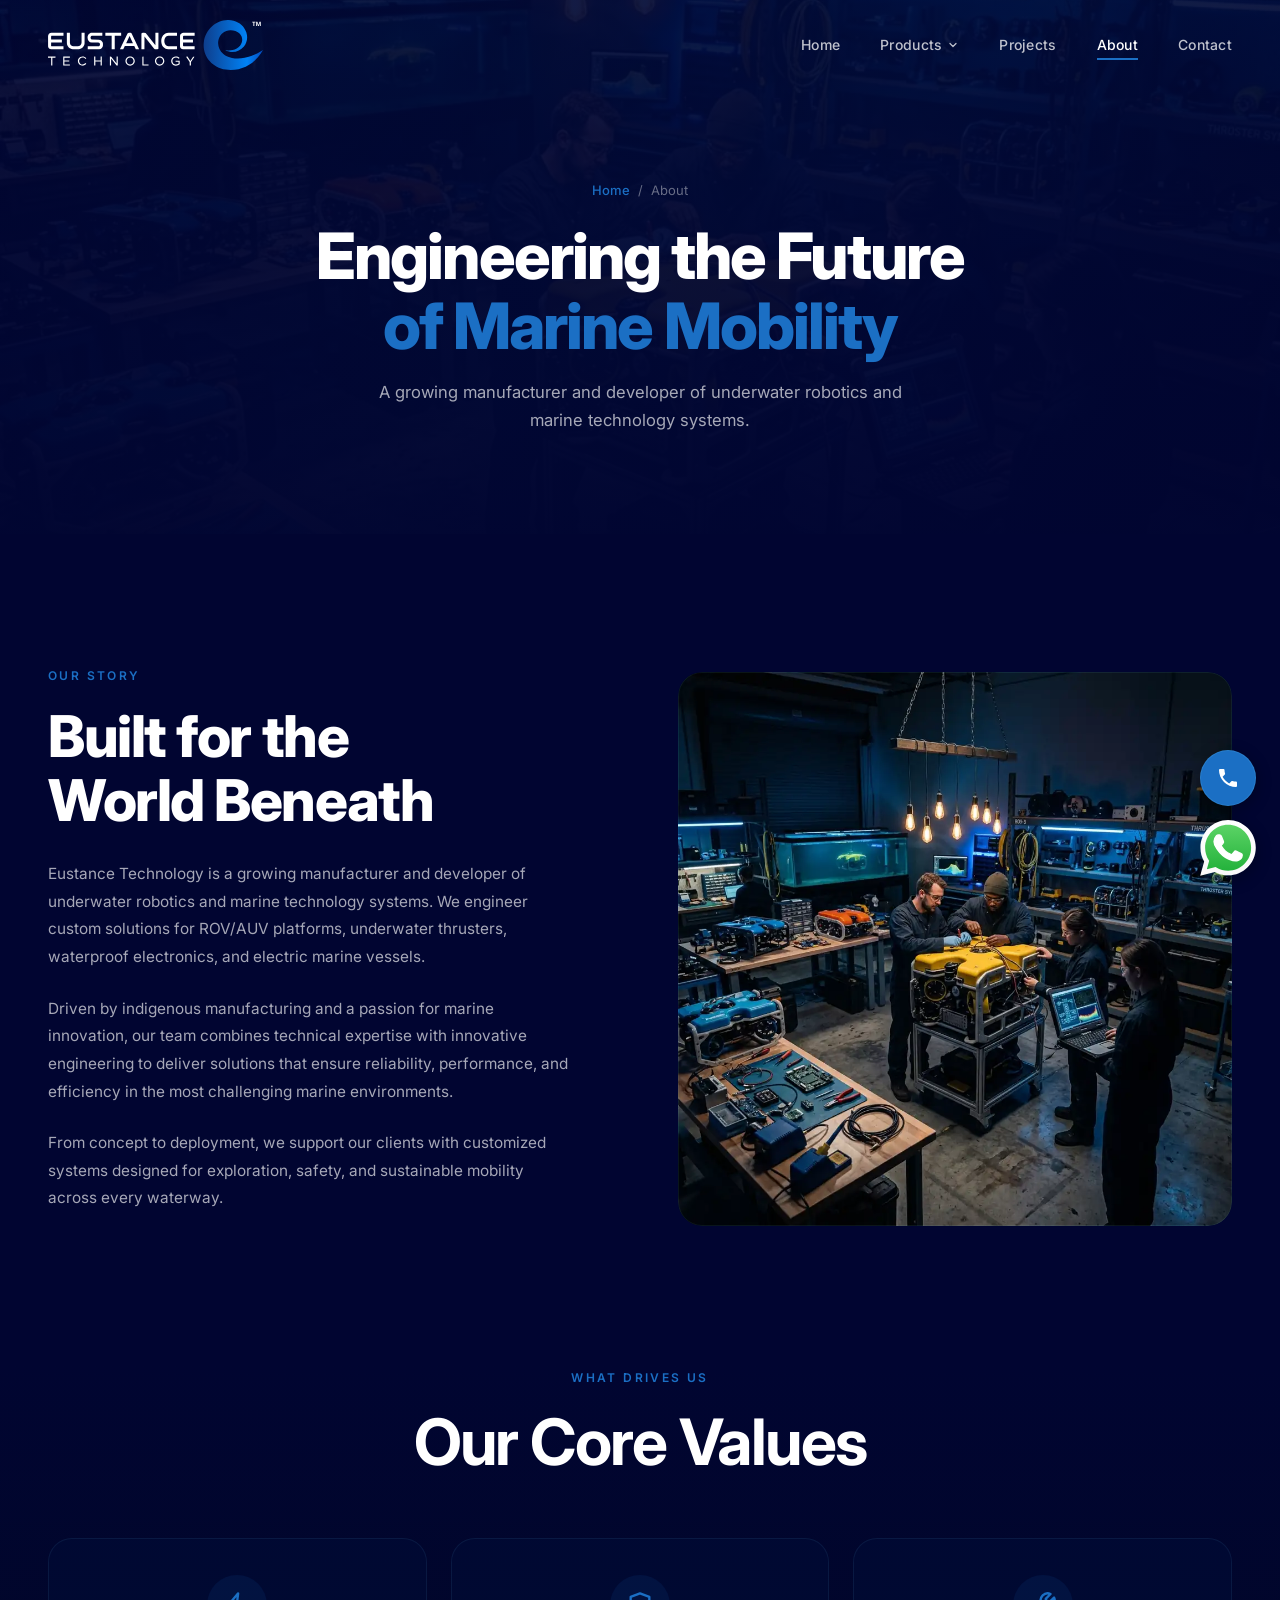
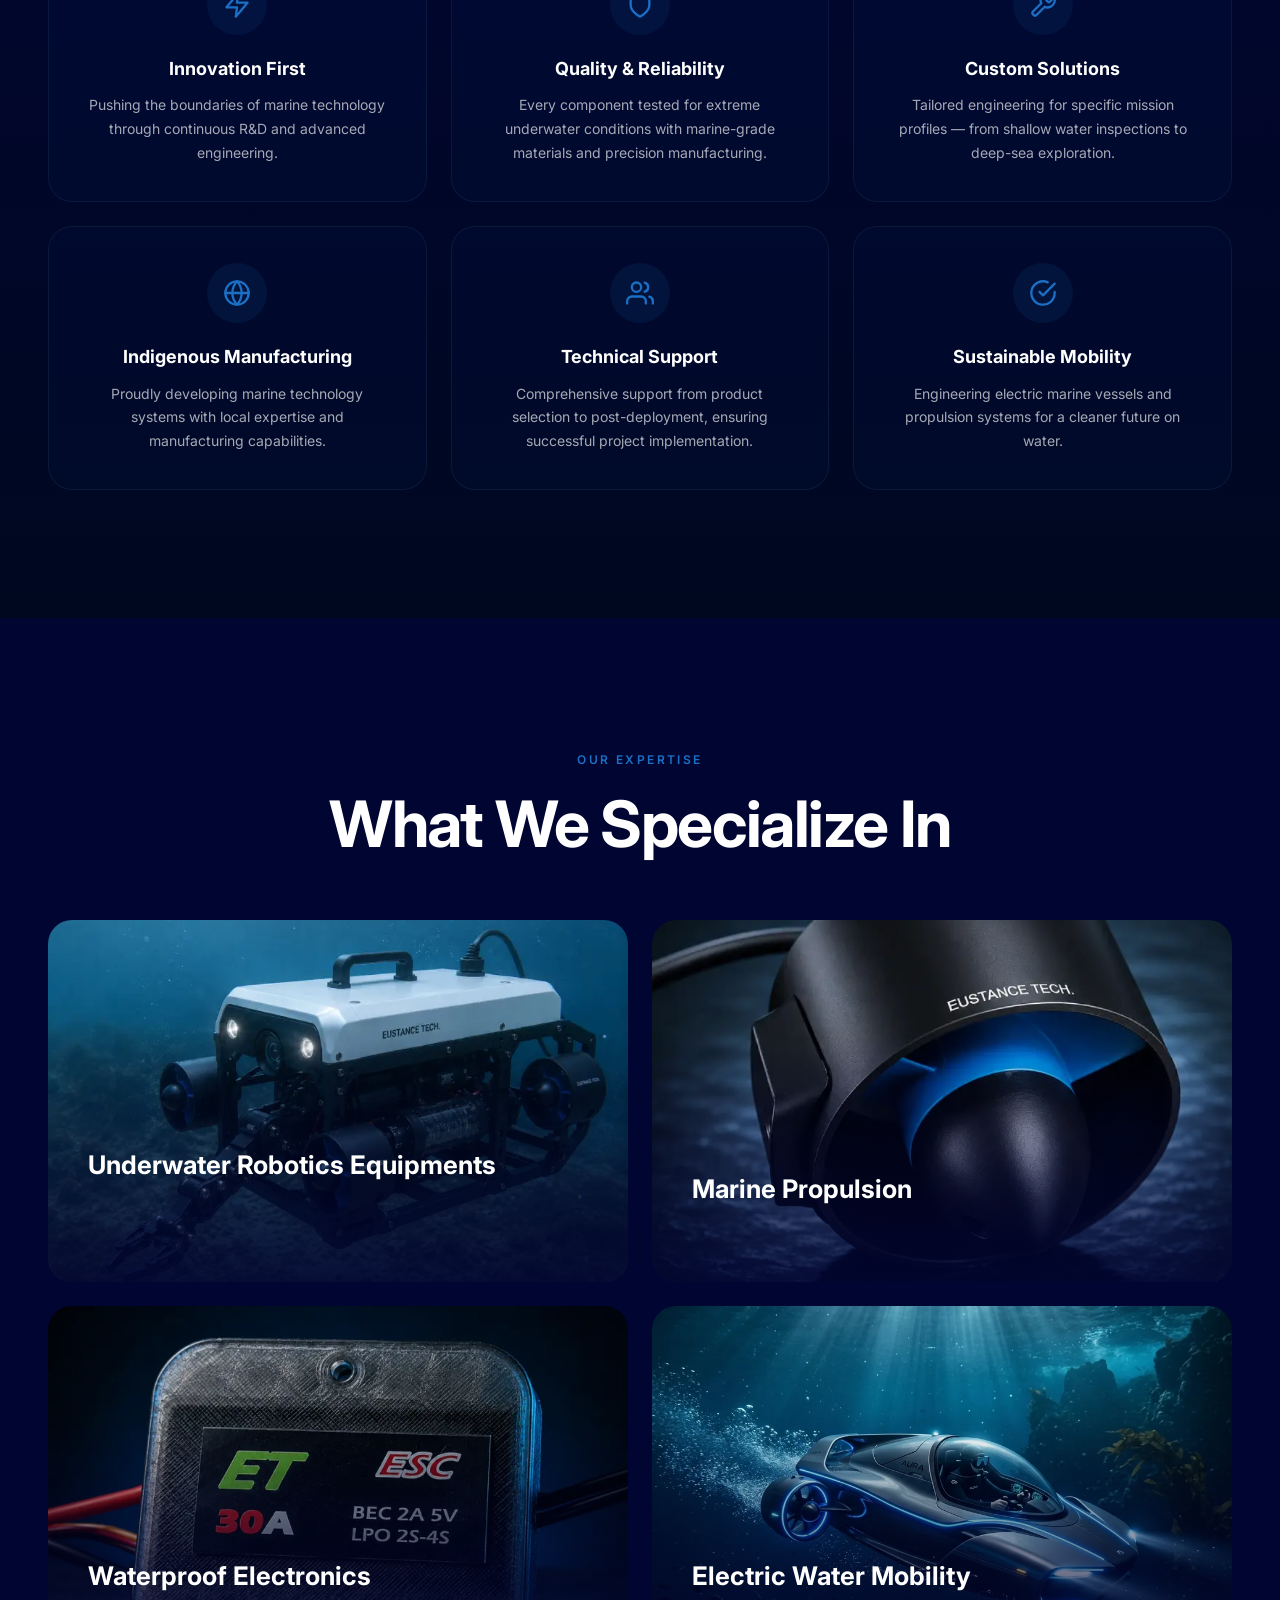
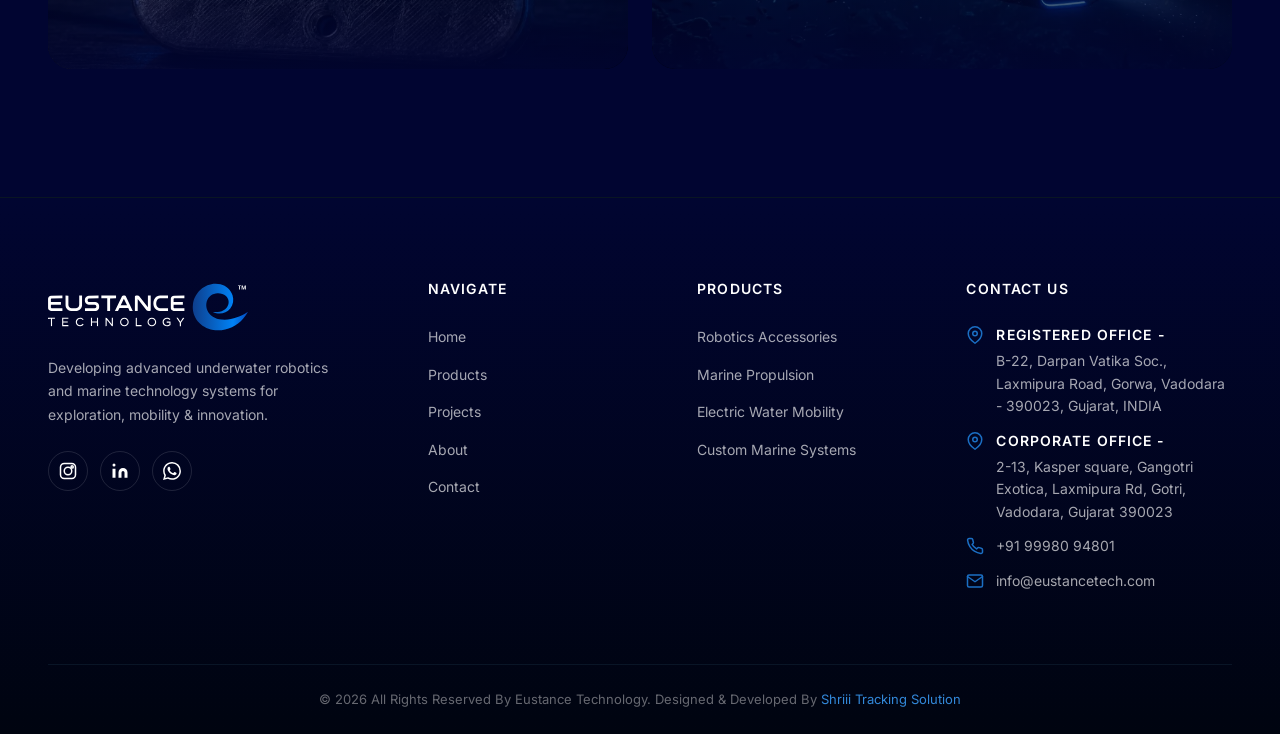
<file: about.html>
<!DOCTYPE html>

<html lang="en">

<head>
  <meta charset="utf-8" />
  <meta content="width=device-width, initial-scale=1.0" name="viewport" />
  <title>About — Eustance Technology</title>
  <meta
    content="Learn about Eustance Technology — a growing manufacturer and developer of underwater robotics and marine technology systems."
    name="description" />
  <meta content="index, follow" name="robots" />
  <link href="images/Fevicon.png" rel="icon" type="image/png" />
  <!-- Preload images -->
  <link as="image" fetchpriority="high" href="images/EustanceLogoWhite.svg" rel="preload" type="image/svg+xml" />
  <link as="image" fetchpriority="high" href="images/about_section.webp" rel="preload" type="image/png" />
  <link href="https://fonts.googleapis.com" rel="preconnect" />
  <link crossorigin="" href="https://fonts.gstatic.com" rel="preconnect" />
  <link href="https://cdn.jsdelivr.net/npm/aos@2.3.4/dist/aos.css" rel="stylesheet" />
  <link href="css/style.css" rel="stylesheet" />
  <link href="css/responsive.css" rel="stylesheet">
  <link href="css/whatsapp-enquiry.css" rel="stylesheet">
  </link>
  </link>
  <link as="style"
    href="https://fonts.googleapis.com/css2?family=Inter:wght@300;400;500;600;700;800;900&amp;display=swap"
    rel="preload" />
  <link href="https://fonts.googleapis.com/css2?family=Inter:wght@300;400;500;600;700;800;900&amp;display=swap"
    rel="stylesheet" />
  <link href="https://eustancetech.com/about.html" rel="canonical" />
  <meta content="summary_large_image" name="twitter:card" />
  <meta content="About — Eustance Technology" name="twitter:title" />
  <meta
    content="Learn about Eustance Technology — a growing manufacturer and developer of underwater robotics and marine technology systems."
    name="twitter:description" />
  <meta content="https://eustancetech.com/images/hero_underwater_rov.webp" name="twitter:image" />
  <meta content="https://eustancetech.com/about.html" property="og:url" />
  <meta content="About — Eustance Technology" property="og:title" />
  <meta
    content="Learn about Eustance Technology — a growing manufacturer and developer of underwater robotics and marine technology systems."
    property="og:description" />
  <meta content="website" property="og:type" />
  <meta content="https://eustancetech.com/images/hero_underwater_rov.webp" property="og:image" />
  <script type="application/ld+json">{
  "@context": "https://schema.org",
  "@type": "AboutPage",
  "mainEntity": {
    "@type": "Organization",
    "name": "Eustance Technology",
    "url": "https://eustancetech.com/",
    "logo": "https://eustancetech.com/images/EustanceLogo.svg",
    "description": "Learn about Eustance Technology — a growing manufacturer and developer of underwater robotics and marine technology systems."
  }
}</script>
  <style id="preloader-css">
    /* Preloader Critical CSS */
    #preloader {
      position: fixed;
      top: 0;
      left: 0;
      width: 100%;
      height: 100%;
      background-color: #010531;
      z-index: 999999;
      display: flex;
      align-items: center;
      justify-content: center;
      transition: opacity 0.4s ease, visibility 0.4s;
      opacity: 1;
      visibility: visible;
    }

    #preloader.loaded {
      opacity: 0;
      visibility: hidden;
    }

    body.preloader-active {
      overflow: hidden !important;
    }

    .loader {
      width: 50px;
      height: 50px;
      border: 5px solid rgba(27, 111, 196, 0.2);
      border-top-color: #1b6fc4;
      border-radius: 50%;
      animation: spin 1s linear infinite;
    }

    @keyframes spin {
      0% {
        transform: rotate(0deg);
      }

      100% {
        transform: rotate(360deg);
      }
    }
  </style>
</head>

<body>
  <div aria-hidden="true" id="preloader">
    <div class="loader"></div>
  </div>
  <script id="preloader-js">(function () {
      document.body.classList.add('preloader-active');
      function hidePreloader() {
        var preloader = document.getElementById('preloader');
        if (preloader) {
          preloader.classList.add('loaded');
          setTimeout(function () {
            preloader.style.display = 'none';
            document.body.classList.remove('preloader-active');
          }, 400);
        }
      }
      if (document.readyState === 'complete') {
        hidePreloader();
      } else {
        window.addEventListener('load', hidePreloader);
      }
    })();</script>
  <!-- NAVBAR -->
  <nav class="navbar scrolled" id="navbar">
    <div class="container">
      <a class="navbar-logo" href="index.html"><img alt="Eustance Technology" height="50"
          src="images/EustanceLogoWhite.svg" width="200" /></a>
      <div class="navbar-menu" id="navMenu">
        <a href="index.html">Home</a>
        <div class="nav-item">
          <a href="#">Products <svg class="chevron" fill="none" stroke="currentColor" stroke-linecap="round"
              stroke-linejoin="round" stroke-width="2.5" viewbox="0 0 24 24">
              <polyline points="6 9 12 15 18 9"></polyline>
            </svg></a>
          <div class="nav-dropdown">
            <a href="products-underwater-robotics-accessories.html">
              <svg class="drop-icon" height="24" style="enable-background:new 0 0 512 512" version="1.1"
                viewbox="0 0 465.502 465.502" width="24" x="0" xml:space="preserve" xmlns="http://www.w3.org/2000/svg"
                xmlns:xlink="http://www.w3.org/1999/xlink" y="0">
                <g>
                  <path class=""
                    d="M353.502 184.751h-96c-19.306 0-37.509 4.958-53.408 13.652v-.098l-90.958 49.346-8.34-25.019a32 32 0 0 0-30.358-21.881h-48.93c-5.46 0-9.317 5.35-7.589 10.53l23.156 69.47h88.426v16H16c-8.8 0-16 7.2-16 16s7.2 16 16 16h19.742l-17.823 53.47c-1.727 5.181 2.129 10.53 7.589 10.53h48.93a32 32 0 0 0 30.358-21.881l8.34-25.019 90.958 49.346v-.098c15.899 8.695 34.102 13.652 53.408 13.652h96c61.6 0 112-50.4 112-112 0-61.601-50.4-112-112-112zm-132 136c-13.255 0-24-10.745-24-24s10.745-24 24-24 24 10.745 24 24-10.745 24-24 24zm84 0c-13.255 0-24-10.745-24-24s10.745-24 24-24 24 10.745 24 24-10.745 24-24 24zm84 0c-13.255 0-24-10.745-24-24s10.745-24 24-24 24 10.745 24 24-10.745 24-24 24zM369.446 56.751c-8.806 0-15.944 7.138-15.944 15.943l-16 .057c-26.469 0-48 21.531-48 48v16h-32v32h96v-32h-32v-16c0-8.82 7.172-16 16-16h16c0 8.82 7.15 16 15.97 16h16.03v-64h-16.056z"
                    data-original="#000000" fill="currentColor" opacity="1"></path>
                </g>
              </svg>
              Underwater Robotics Accessories
            </a>
            <a href="products-marine-propulsion.html"><svg class="drop-icon" height="24"
                style="enable-background:new 0 0 512 512" version="1.1" viewbox="0 0 511.999 511.999" width="24" x="0"
                xml:space="preserve" xmlns="http://www.w3.org/2000/svg" xmlns:xlink="http://www.w3.org/1999/xlink"
                y="0">
                <g>
                  <circle class="" cx="273.975" cy="271.104" data-original="#000000" fill="currentColor" opacity="1"
                    r="76.728"></circle>
                  <path class=""
                    d="M208.953 52.316c-35.42 55.239-24.036 104.905-7.512 136.005 19.387-17.006 44.773-27.333 72.528-27.333 25.922 0 49.774 9.008 68.607 24.051 32.464-29.121 80.316-27.977 98.037-76.217 25.172-68.521-157.056-172.854-231.66-56.506zM495.957 324.196c-30.111-58.26-78.776-73.25-113.966-74.506a110.261 110.261 0 0 1 2.097 21.416c0 46.524-29.001 86.4-69.875 102.504 8.954 42.655-15.925 83.507 16.977 122.957 46.757 56.059 228.226-49.588 164.767-172.371zM163.852 271.107c0-5.572.42-11.048 1.222-16.401-41.415-13.574-64.354-55.544-114.969-46.775C-21.822 220.394-21.063 430.375 117 436.808c65.509 3.053 102.824-31.595 121.505-61.443-43.372-14.794-74.653-55.941-74.653-104.258z"
                    data-original="#000000" fill="currentColor" opacity="1"></path>
                </g>
              </svg>Marine Propulsion
            </a>
            <a href="products-electric-water-mobility.html"><svg class="drop-icon" height="24"
                style="enable-background:new 0 0 512 512" version="1.1" viewbox="0 0 64 64" width="24" x="0"
                xml:space="preserve" xmlns="http://www.w3.org/2000/svg" xmlns:xlink="http://www.w3.org/1999/xlink"
                y="0">
                <g>
                  <path
                    d="M22 46a1 1 0 0 0 2 0v-1h-2zM12 35c0-2.317 2.523-4 6-4h2v-4h-5a13.787 13.787 0 0 0-7.295 2.465C5.35 31.068 4 33.085 4 35c0 4.416 6.656 8 11 8h5v-4h-2c-3.477 0-6-1.683-6-4zm-2 1H6v-2h4z"
                    data-original="#000000" fill="currentColor" opacity="1"></path>
                  <path d="M14 35c0 .983 1.5 2 4 2h4a2 2 0 0 0 0-4h-4c-2.5 0-4 1.017-4 2z" data-original="#000000"
                    fill="currentColor" opacity="1"></path>
                  <path
                    d="M22 31a4 4 0 0 1 0 8v4h14V27H22zm6-2h6v2h-6zM33 19h-1.829A3.016 3.016 0 0 0 33 20.829zM43.707 26.707A1 1 0 0 1 43 27h-5v2h7v2h-7v3h12v2H38v3h7v2h-7v2h5a1 1 0 0 1 .707.293l5 5A8.625 8.625 0 0 0 54 50.942V19.058a8.625 8.625 0 0 0-5.293 2.649zM56 19h4v32h-4zM34 13H23a7.008 7.008 0 0 0-7 7v5h4v-5a3 3 0 0 1 3-3h11a2 2 0 0 0 0-4z"
                    data-original="#000000" fill="currentColor" opacity="1"></path>
                </g>
              </svg>Electric Water Mobility
            </a>
            <div class="drop-divider"></div>
            <a href="products-custom-marine-systems.html"><svg class="drop-icon" fill="none" stroke="currentColor"
                stroke-linecap="round" stroke-linejoin="round" stroke-width="2" viewbox="0 0 24 24">
                <path
                  d="M14.7 6.3a1 1 0 0 0 0 1.4l1.6 1.6a1 1 0 0 0 1.4 0l3.77-3.77a6 6 0 0 1-7.94 7.94l-6.91 6.91a2.12 2.12 0 0 1-3-3l6.91-6.91a6 6 0 0 1 7.94-7.94l-3.76 3.76z">
                </path>
              </svg>Custom Marine Systems</a>
          </div>
        </div>
        <a href="projects.html">Projects</a>
        <a class="active" href="about.html">About</a>
        <a href="contact.html">Contact</a>
      </div>
      <button aria-label="Toggle navigation" class="navbar-toggle"
        id="navToggle"><span></span><span></span><span></span></button>
    </div>
  </nav>
  <main><!-- PAGE BANNER -->
    <section class="page-banner">
      <div class="page-banner-bg"><img alt="About" height="600" src="images/about_section.webp" width="800" />
      </div>
      <div class="page-banner-overlay"></div>
      <div class="container" data-aos="fade-up">
        <div class="breadcrumb"><a href="index.html">Home</a><span class="separator">/</span><span>About</span>
        </div>
        <h1>Engineering the Future<br /><span class="accent-text">of Marine Mobility</span></h1>
        <p>A growing manufacturer and developer of underwater robotics and marine technology systems.</p>
      </div>
    </section><!-- ABOUT CONTENT -->
    <section class="section section-dark">
      <div class="container">
        <div class="about-grid">
          <div class="about-content" data-aos="fade-right">
            <span class="section-label">Our Story</span>
            <h2>Built for the<br />World Beneath</h2>
            <p>Eustance Technology is a growing manufacturer and developer of underwater robotics and marine
              technology
              systems. We engineer custom solutions for ROV/AUV platforms, underwater thrusters,
              waterproof electronics,
              and electric marine vessels.</p>
            <p>Driven by indigenous manufacturing and a passion for marine innovation, our team combines
              technical
              expertise with innovative engineering to deliver solutions that ensure reliability,
              performance, and
              efficiency in the most challenging marine environments.</p>
            <p>From concept to deployment, we support our clients with customized systems designed for
              exploration,
              safety, and sustainable mobility across every waterway.</p>
          </div>
          <div class="about-visual" data-aos="fade-left">
            <img alt="Eustance Technology Lab" height="600" loading="lazy" src="images/about_section.webp"
              width="800" />
          </div>
        </div>
      </div>
    </section><!-- VALUES -->
    <section class="section section-darker pt-0">
      <div class="container">
        <div class="text-center" data-aos="fade-up">
          <span class="section-label">What Drives Us</span>
          <h2 class="heading-lg">Our Core Values</h2>
        </div>
        <div class="about-values-grid">
          <div class="about-value-card" data-aos="fade-up" data-aos-delay="100">
            <div class="value-icon"><svg fill="none" stroke="currentColor" stroke-linecap="round"
                stroke-linejoin="round" stroke-width="2" viewbox="0 0 24 24">
                <polygon points="13 2 3 14 12 14 11 22 21 10 12 10 13 2"></polygon>
              </svg></div>
            <h3>Innovation First</h3>
            <p>Pushing the boundaries of marine technology through continuous R&amp;D and advanced
              engineering.</p>
          </div>
          <div class="about-value-card" data-aos="fade-up" data-aos-delay="200">
            <div class="value-icon"><svg fill="none" stroke="currentColor" stroke-linecap="round"
                stroke-linejoin="round" stroke-width="2" viewbox="0 0 24 24">
                <path d="M12 22s8-4 8-10V5l-8-3-8 3v7c0 6 8 10 8 10z"></path>
              </svg></div>
            <h3>Quality &amp; Reliability</h3>
            <p>Every component tested for extreme underwater conditions with marine-grade materials and
              precision
              manufacturing.</p>
          </div>
          <div class="about-value-card" data-aos="fade-up" data-aos-delay="300">
            <div class="value-icon"><svg fill="none" stroke="currentColor" stroke-linecap="round"
                stroke-linejoin="round" stroke-width="2" viewbox="0 0 24 24">
                <path
                  d="M14.7 6.3a1 1 0 0 0 0 1.4l1.6 1.6a1 1 0 0 0 1.4 0l3.77-3.77a6 6 0 0 1-7.94 7.94l-6.91 6.91a2.12 2.12 0 0 1-3-3l6.91-6.91a6 6 0 0 1 7.94-7.94l-3.76 3.76z">
                </path>
              </svg></div>
            <h3>Custom Solutions</h3>
            <p>Tailored engineering for specific mission profiles — from shallow water inspections to
              deep-sea
              exploration.</p>
          </div>
          <div class="about-value-card" data-aos="fade-up" data-aos-delay="400">
            <div class="value-icon"><svg fill="none" stroke="currentColor" stroke-linecap="round"
                stroke-linejoin="round" stroke-width="2" viewbox="0 0 24 24">
                <circle cx="12" cy="12" r="10"></circle>
                <line x1="2" x2="22" y1="12" y2="12"></line>
                <path d="M12 2a15.3 15.3 0 0 1 4 10 15.3 15.3 0 0 1-4 10 15.3 15.3 0 0 1-4-10 15.3 15.3 0 0 1 4-10z">
                </path>
              </svg></div>
            <h3>Indigenous Manufacturing</h3>
            <p>Proudly developing marine technology systems with local expertise and manufacturing
              capabilities.</p>
          </div>
          <div class="about-value-card" data-aos="fade-up" data-aos-delay="500">
            <div class="value-icon"><svg fill="none" stroke="currentColor" stroke-linecap="round"
                stroke-linejoin="round" stroke-width="2" viewbox="0 0 24 24">
                <path d="M17 21v-2a4 4 0 0 0-4-4H5a4 4 0 0 0-4 4v2"></path>
                <circle cx="9" cy="7" r="4"></circle>
                <path d="M23 21v-2a4 4 0 0 0-3-3.87"></path>
                <path d="M16 3.13a4 4 0 0 1 0 7.75"></path>
              </svg></div>
            <h3>Technical Support</h3>
            <p>Comprehensive support from product selection to post-deployment, ensuring successful project
              implementation.</p>
          </div>
          <div class="about-value-card" data-aos="fade-up" data-aos-delay="600">
            <div class="value-icon"><svg fill="none" stroke="currentColor" stroke-linecap="round"
                stroke-linejoin="round" stroke-width="2" viewbox="0 0 24 24">
                <path d="M22 11.08V12a10 10 0 1 1-5.93-9.14"></path>
                <polyline points="22 4 12 14.01 9 11.01"></polyline>
              </svg></div>
            <h3>Sustainable Mobility</h3>
            <p>Engineering electric marine vessels and propulsion systems for a cleaner future on water.</p>
          </div>
        </div>
      </div>
    </section><!-- EXPERTISE -->
    <section class="section section-dark">
      <div class="container">
        <div class="text-center" data-aos="fade-up">
          <span class="section-label">Our Expertise</span>
          <h2 class="heading-lg">What We Specialize In</h2>
        </div>
        <div class="build-grid" style="margin-top:60px;">
          <div class="build-card" data-aos="fade-up" data-aos-delay="100">
            <div class="build-card-img"><img alt="ROV/AUV Systems" height="500" loading="lazy"
                src="images/UnderwaterRobotics.webp" width="800" /></div>
            <div class="build-card-overlay"></div>
            <div class="build-card-content">
              <h3>Underwater Robotics Equipments</h3>
              <p>Complete underwater robotics platforms for inspection and exploration.</p>
            </div>
            <div class="build-card-glow"></div>
            <a class="absAnchor" href="products-underwater-robotics-accessories.html"></a>
          </div>
          <div class="build-card" data-aos="fade-up" data-aos-delay="200">
            <div class="build-card-img"><img alt="Marine Propulsion" height="500" loading="lazy"
                src="images/underwaterPropultion.webp" width="800" /></div>
            <div class="build-card-overlay"></div>
            <div class="build-card-content">
              <h3>Marine Propulsion</h3>
              <p>Underwater thrusters and ESC systems for every application.</p>
            </div>
            <div class="build-card-glow"></div>
            <a class="absAnchor" href="products-marine-propulsion.html"></a>
          </div>
          <div class="build-card" data-aos="fade-up" data-aos-delay="300">
            <div class="build-card-img"><img alt="Waterproof Electronics" height="500" loading="lazy"
                src="images/WaterproofElectronics.webp" width="800" /></div>
            <div class="build-card-overlay"></div>
            <div class="build-card-content">
              <h3>Waterproof Electronics</h3>
              <p>Cameras, enclosures, penetrators and sealed systems.</p>
            </div>
            <div class="build-card-glow"></div>
            <a class="absAnchor" href="products-underwater-robotics-accessories.html"></a>
          </div>
          <div class="build-card" data-aos="fade-up" data-aos-delay="400">
            <div class="build-card-img"><img alt="Electric Water Mobility" height="500" loading="lazy"
                src="images/category_mobility.webp" width="800" /></div>
            <div class="build-card-overlay"></div>
            <div class="build-card-content">
              <h3>Electric Water Mobility</h3>
              <p>Electric boats, scooters and marine transport innovations.</p>
            </div>
            <div class="build-card-glow"></div>
            <a class="absAnchor" href="products-electric-water-mobility.html"></a>
          </div>
        </div>
      </div>
    </section><!-- FOOTER (same as projects) -->
  </main>
  <footer class="footer" id="footer">
    <div class="container">
      <div class="footer-grid">
        <div class="footer-brand"><img alt="Eustance Technology" height="50" loading="lazy"
            src="images/EustanceLogoWhite.svg" width="200" />
          <p>Developing advanced underwater robotics and marine technology systems for exploration, mobility
            &amp;
            innovation.</p>
          <div class="footer-social"> <a aria-label="Instagram" href="https://www.instagram.com/eustancetech/"
              rel="noopener" target="_blank"><svg fill="none" stroke="currentColor" stroke-linecap="round"
                stroke-linejoin="round" stroke-width="2" viewbox="0 0 24 24">
                <rect height="20" rx="5" width="20" x="2" y="2"></rect>
                <circle cx="12" cy="12" r="5"></circle>
                <circle cx="17.5" cy="6.5" r="1.5"></circle>
              </svg></a><a aria-label="LinkedIn" href="https://www.linkedin.com/company/eustance-technology/people/"
              rel="noopener" target="_blank"><svg fill="currentColor" viewbox="0 0 24 24">
                <path d="M16 8a6 6 0 0 1 6 6v7h-4v-7a2 2 0 0 0-4 0v7h-4v-7a6 6 0 0 1 6-6z"></path>
                <rect height="12" width="4" x="2" y="9"></rect>
                <circle cx="4" cy="4" r="2"></circle>
              </svg></a><a aria-label="WhatsApp" href="https://api.whatsapp.com/send?phone=919998094801" rel="noopener"
              target="_blank"><svg fill="currentColor" viewbox="0 0 24 24">
                <path
                  d="M17.472 14.382c-.297-.149-1.758-.867-2.03-.967-.273-.099-.471-.148-.67.15-.197.297-.767.966-.94 1.164-.173.199-.347.223-.644.075-.297-.15-1.255-.463-2.39-1.475-.883-.788-1.48-1.761-1.653-2.059-.173-.297-.018-.458.13-.606.134-.133.298-.347.446-.52.149-.174.198-.298.298-.497.099-.198.05-.371-.025-.52-.075-.149-.669-1.612-.916-2.207-.242-.579-.487-.5-.669-.51-.173-.008-.371-.01-.57-.01-.198 0-.52.074-.792.372-.272.297-1.04 1.016-1.04 2.479 0 1.462 1.065 2.875 1.213 3.074.149.198 2.096 3.2 5.077 4.487.709.306 1.262.489 1.694.625.712.227 1.36.195 1.871.118.571-.085 1.758-.719 2.006-1.413.248-.694.248-1.289.173-1.413-.074-.124-.272-.198-.57-.347m-5.421 7.403h-.004a9.87 9.87 0 0 1-5.031-1.378l-.361-.214-3.741.982.998-3.648-.235-.374a9.86 9.86 0 0 1-1.51-5.26c.001-5.45 4.436-9.884 9.888-9.884 2.64 0 5.122 1.03 6.988 2.898a9.825 9.825 0 0 1 2.893 6.994c-.003 5.45-4.437 9.884-9.885 9.884m8.413-18.297A11.815 11.815 0 0 0 12.05 0C5.495 0 .16 5.335.157 11.892c0 2.096.547 4.142 1.588 5.945L.057 24l6.305-1.654a11.882 11.882 0 0 0 5.683 1.448h.005c6.554 0 11.89-5.335 11.893-11.893a11.821 11.821 0 0 0-3.48-8.413z">
                </path>
              </svg></a></div>
        </div>
        <div class="footer-col">
          <h4>Navigate</h4>
          <ul>
            <li><a href="index.html">Home</a></li>
            <li><a href="products-underwater-robotics-accessories.html">Products</a></li>
            <li><a href="projects.html">Projects</a></li>
            <li><a href="about.html">About</a></li>
            <li><a href="contact.html">Contact</a></li>
          </ul>
        </div>
        <div class="footer-col">
          <h4>Products</h4>
          <ul>
            <li><a href="products-underwater-robotics-accessories.html">Robotics Accessories</a></li>
            <li><a href="products-marine-propulsion.html">Marine Propulsion</a></li>
            <li><a href="products-electric-water-mobility.html">Electric Water Mobility</a></li>
            <li><a href="products-custom-marine-systems.html">Custom Marine Systems</a></li>
          </ul>
        </div>
        <div class="footer-col">
          <h4>Contact Us</h4>
          <ul class="footer-contact">
            <li><svg fill="none" stroke="currentColor" stroke-linecap="round" stroke-linejoin="round" stroke-width="2"
                viewbox="0 0 24 24">
                <path d="M21 10c0 7-9 13-9 13s-9-6-9-13a9 9 0 0 1 18 0z"></path>
                <circle cx="12" cy="10" r="3"></circle>
              </svg><a href="https://maps.app.goo.gl/FPwgWkcQc4uLMn7A6" target="_blank">
                <b class="footerHead">Registered Office -</b><br />
                B-22, Darpan Vatika Soc., Laxmipura Road, Gorwa, Vadodara - 390023, Gujarat, INDIA</a>
            </li>
            <li><svg fill="none" stroke="currentColor" stroke-linecap="round" stroke-linejoin="round" stroke-width="2"
                viewbox="0 0 24 24">
                <path d="M21 10c0 7-9 13-9 13s-9-6-9-13a9 9 0 0 1 18 0z"></path>
                <circle cx="12" cy="10" r="3"></circle>
              </svg><a href="https://maps.app.goo.gl/cX5N55SwhgvTesTt9" target="_blank">
                <b class="footerHead">Corporate Office -</b><br />
                2-13, Kasper square, Gangotri Exotica, Laxmipura Rd, Gotri, Vadodara, Gujarat 390023</a>
            </li>
            <li><svg fill="none" stroke="currentColor" stroke-linecap="round" stroke-linejoin="round" stroke-width="2"
                viewbox="0 0 24 24">
                <path
                  d="M22 16.92v3a2 2 0 0 1-2.18 2 19.79 19.79 0 0 1-8.63-3.07 19.5 19.5 0 0 1-6-6 19.79 19.79 0 0 1-3.07-8.67A2 2 0 0 1 4.11 2h3a2 2 0 0 1 2 1.72c.127.96.361 1.903.7 2.81a2 2 0 0 1-.45 2.11L8.09 9.91a16 16 0 0 0 6 6l1.27-1.27a2 2 0 0 1 2.11-.45c.907.339 1.85.573 2.81.7A2 2 0 0 1 22 16.92z">
                </path>
              </svg><a href="tel:+919998094801">+91 99980 94801</a></li>
            <li><svg fill="none" stroke="currentColor" stroke-linecap="round" stroke-linejoin="round" stroke-width="2"
                viewbox="0 0 24 24">
                <path d="M4 4h16c1.1 0 2 .9 2 2v12c0 1.1-.9 2-2 2H4c-1.1 0-2-.9-2-2V6c0-1.1.9-2 2-2z">
                </path>
                <polyline points="22,6 12,13 2,6"></polyline>
              </svg><a href="mailto:info@eustancetech.com">info@eustancetech.com</a></li>
          </ul>
        </div>
      </div>
      <div class="footer-bottom">
        <p>© <span class="footer-year"></span> All Rights Reserved By Eustance Technology. Designed &amp;
          Developed By
          <a href="https://shriiitrackingsolution.in/" rel="noopener" style="color: #3288d9;"
            target="_blank">Shriii Tracking Solution</a>
        </p>
      </div>
    </div>
  </footer>
  <script defer="defer" src="https://cdn.jsdelivr.net/npm/aos@2.3.4/dist/aos.js"></script>
  <script defer="defer" src="js/script.js"></script>
  <script defer="defer" src="js/whatsapp-enquiry.js"></script>
</body>

</html>
</file>
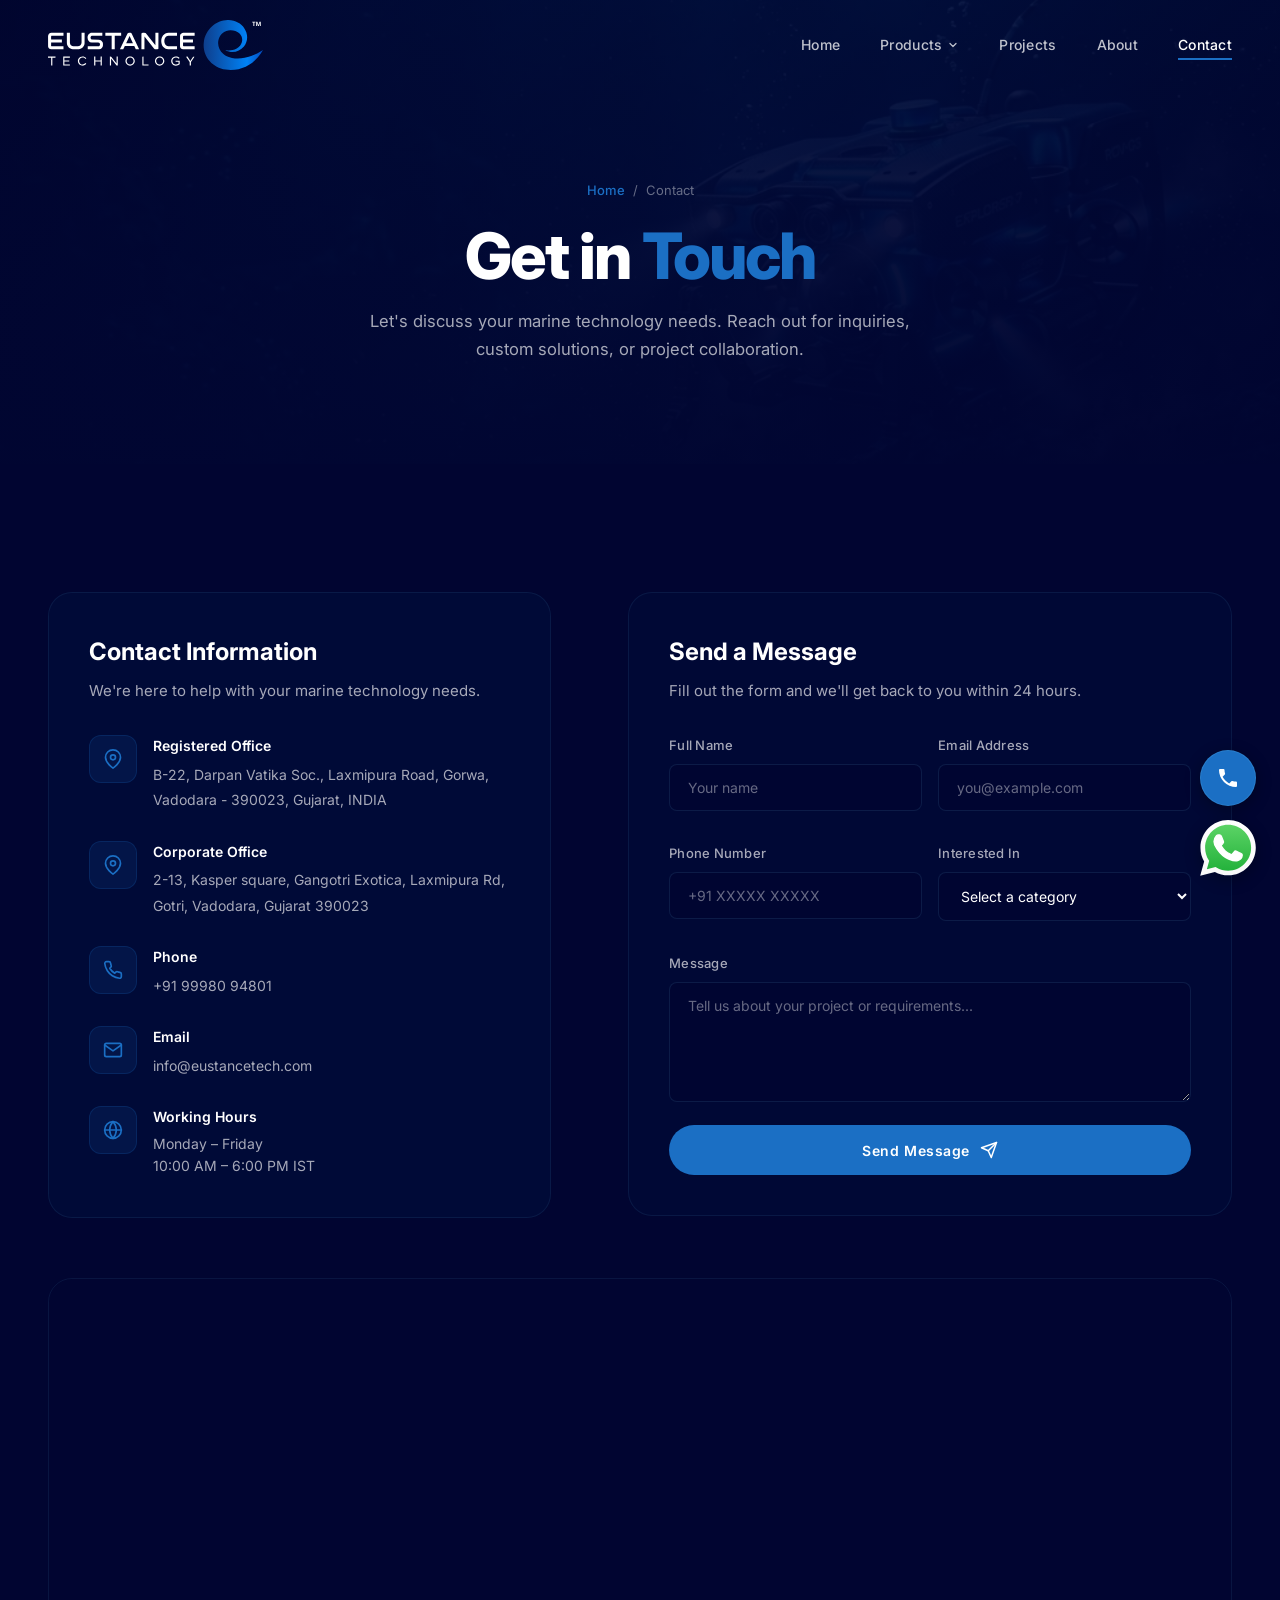
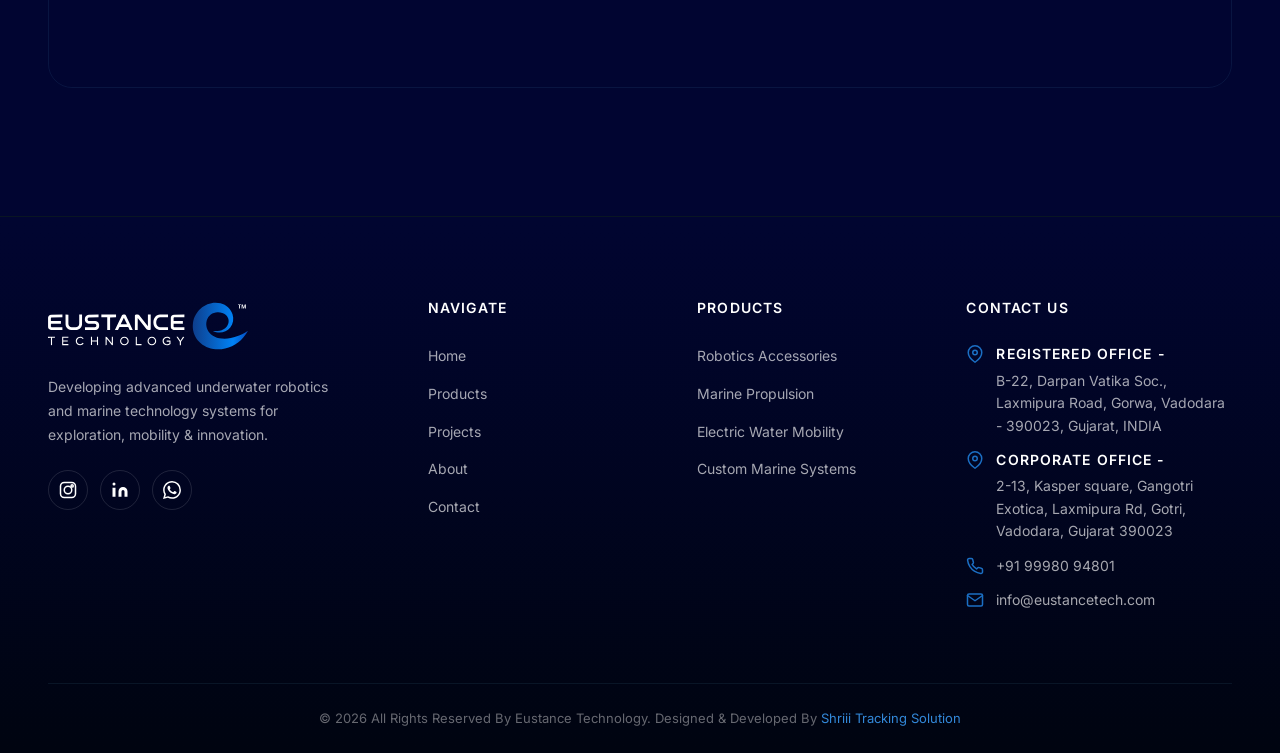
<file: contact.html>
<!DOCTYPE html>

<html lang="en">

<head>
  <meta charset="utf-8" />
  <meta content="width=device-width, initial-scale=1.0" name="viewport" />
  <title>Contact — Eustance Technology</title>
  <meta
    content="Get in touch with Eustance Technology for underwater robotics, marine propulsion systems, and custom marine technology solutions."
    name="description" />
  <meta content="index, follow" name="robots" />
  <link href="images/Fevicon.png" rel="icon" type="image/png" />
  <!-- Preload images -->
  <link as="image" fetchpriority="high" href="images/EustanceLogoWhite.svg" rel="preload" type="image/svg+xml" />
  <link as="image" fetchpriority="high" href="images/hero_underwater_rov.webp" rel="preload" type="image/png" />
  <link href="https://fonts.googleapis.com" rel="preconnect" />
  <link crossorigin="" href="https://fonts.gstatic.com" rel="preconnect" />
  <link href="https://cdn.jsdelivr.net/npm/aos@2.3.4/dist/aos.css" rel="stylesheet" />
  <link href="css/style.css" rel="stylesheet" />
  <link href="css/responsive.css" rel="stylesheet">
  <link href="css/whatsapp-enquiry.css" rel="stylesheet">
  </link>
  </link>
  <link as="style"
    href="https://fonts.googleapis.com/css2?family=Inter:wght@300;400;500;600;700;800;900&amp;display=swap"
    rel="preload" />
  <link href="https://fonts.googleapis.com/css2?family=Inter:wght@300;400;500;600;700;800;900&amp;display=swap"
    rel="stylesheet" />
  <link href="https://eustancetech.com/contact.html" rel="canonical" />
  <meta content="summary_large_image" name="twitter:card" />
  <meta content="Contact — Eustance Technology" name="twitter:title" />
  <meta
    content="Get in touch with Eustance Technology for underwater robotics, marine propulsion systems, and custom marine technology solutions."
    name="twitter:description" />
  <meta content="https://eustancetech.com/images/hero_underwater_rov.webp" name="twitter:image" />
  <meta content="https://eustancetech.com/contact.html" property="og:url" />
  <meta content="Contact — Eustance Technology" property="og:title" />
  <meta
    content="Get in touch with Eustance Technology for underwater robotics, marine propulsion systems, and custom marine technology solutions."
    property="og:description" />
  <meta content="website" property="og:type" />
  <meta content="https://eustancetech.com/images/hero_underwater_rov.webp" property="og:image" />
  <script type="application/ld+json">{
  "@context": "https://schema.org",
  "@type": "LocalBusiness",
  "name": "Eustance Technology",
  "image": "https://eustancetech.com/images/EustanceLogo.svg",
  "@id": "",
  "url": "https://eustancetech.com/",
  "telephone": "+919998094801",
  "priceRange": "$$",
  "address": {
    "@type": "PostalAddress",
    "streetAddress": "B-22, Darpan Vatika Soc., Laxmipura Road, Gorwa",
    "addressLocality": "Vadodara",
    "addressRegion": "Gujarat",
    "postalCode": "390023",
    "addressCountry": "IN"
  },
  "openingHoursSpecification": {
    "@type": "OpeningHoursSpecification",
    "dayOfWeek": [
      "Monday",
      "Tuesday",
      "Wednesday",
      "Thursday",
      "Friday"
    ],
    "opens": "10:00",
    "closes": "18:00"
  }
}</script>
  <style id="preloader-css">
    /* Preloader Critical CSS */
    #preloader {
      position: fixed;
      top: 0;
      left: 0;
      width: 100%;
      height: 100%;
      background-color: #010531;
      z-index: 999999;
      display: flex;
      align-items: center;
      justify-content: center;
      transition: opacity 0.4s ease, visibility 0.4s;
      opacity: 1;
      visibility: visible;
    }

    #preloader.loaded {
      opacity: 0;
      visibility: hidden;
    }

    body.preloader-active {
      overflow: hidden !important;
    }

    .loader {
      width: 50px;
      height: 50px;
      border: 5px solid rgba(27, 111, 196, 0.2);
      border-top-color: #1b6fc4;
      border-radius: 50%;
      animation: spin 1s linear infinite;
    }

    @keyframes spin {
      0% {
        transform: rotate(0deg);
      }

      100% {
        transform: rotate(360deg);
      }
    }
  </style>
</head>

<body>
  <div aria-hidden="true" id="preloader">
    <div class="loader"></div>
  </div>
  <script id="preloader-js">(function () {
      document.body.classList.add('preloader-active');
      function hidePreloader() {
        var preloader = document.getElementById('preloader');
        if (preloader) {
          preloader.classList.add('loaded');
          setTimeout(function () {
            preloader.style.display = 'none';
            document.body.classList.remove('preloader-active');
          }, 400);
        }
      }
      if (document.readyState === 'complete') {
        hidePreloader();
      } else {
        window.addEventListener('load', hidePreloader);
      }
    })();</script>
  <!-- NAVBAR -->
  <nav class="navbar scrolled" id="navbar">
    <div class="container">
      <a class="navbar-logo" href="index.html"><img alt="Eustance Technology" height="50"
          src="images/EustanceLogoWhite.svg" width="200" /></a>
      <div class="navbar-menu" id="navMenu">
        <a href="index.html">Home</a>
        <div class="nav-item">
          <a href="#">Products <svg class="chevron" fill="none" stroke="currentColor" stroke-linecap="round"
              stroke-linejoin="round" stroke-width="2.5" viewbox="0 0 24 24">
              <polyline points="6 9 12 15 18 9"></polyline>
            </svg></a>
          <div class="nav-dropdown">
            <a href="products-underwater-robotics-accessories.html">
              <svg class="drop-icon" height="24" style="enable-background:new 0 0 512 512" version="1.1"
                viewbox="0 0 465.502 465.502" width="24" x="0" xml:space="preserve" xmlns="http://www.w3.org/2000/svg"
                xmlns:xlink="http://www.w3.org/1999/xlink" y="0">
                <g>
                  <path class=""
                    d="M353.502 184.751h-96c-19.306 0-37.509 4.958-53.408 13.652v-.098l-90.958 49.346-8.34-25.019a32 32 0 0 0-30.358-21.881h-48.93c-5.46 0-9.317 5.35-7.589 10.53l23.156 69.47h88.426v16H16c-8.8 0-16 7.2-16 16s7.2 16 16 16h19.742l-17.823 53.47c-1.727 5.181 2.129 10.53 7.589 10.53h48.93a32 32 0 0 0 30.358-21.881l8.34-25.019 90.958 49.346v-.098c15.899 8.695 34.102 13.652 53.408 13.652h96c61.6 0 112-50.4 112-112 0-61.601-50.4-112-112-112zm-132 136c-13.255 0-24-10.745-24-24s10.745-24 24-24 24 10.745 24 24-10.745 24-24 24zm84 0c-13.255 0-24-10.745-24-24s10.745-24 24-24 24 10.745 24 24-10.745 24-24 24zm84 0c-13.255 0-24-10.745-24-24s10.745-24 24-24 24 10.745 24 24-10.745 24-24 24zM369.446 56.751c-8.806 0-15.944 7.138-15.944 15.943l-16 .057c-26.469 0-48 21.531-48 48v16h-32v32h96v-32h-32v-16c0-8.82 7.172-16 16-16h16c0 8.82 7.15 16 15.97 16h16.03v-64h-16.056z"
                    data-original="#000000" fill="currentColor" opacity="1"></path>
                </g>
              </svg>
              Underwater Robotics Accessories
            </a>
            <a href="products-marine-propulsion.html"><svg class="drop-icon" height="24"
                style="enable-background:new 0 0 512 512" version="1.1" viewbox="0 0 511.999 511.999" width="24" x="0"
                xml:space="preserve" xmlns="http://www.w3.org/2000/svg" xmlns:xlink="http://www.w3.org/1999/xlink"
                y="0">
                <g>
                  <circle class="" cx="273.975" cy="271.104" data-original="#000000" fill="currentColor" opacity="1"
                    r="76.728"></circle>
                  <path class=""
                    d="M208.953 52.316c-35.42 55.239-24.036 104.905-7.512 136.005 19.387-17.006 44.773-27.333 72.528-27.333 25.922 0 49.774 9.008 68.607 24.051 32.464-29.121 80.316-27.977 98.037-76.217 25.172-68.521-157.056-172.854-231.66-56.506zM495.957 324.196c-30.111-58.26-78.776-73.25-113.966-74.506a110.261 110.261 0 0 1 2.097 21.416c0 46.524-29.001 86.4-69.875 102.504 8.954 42.655-15.925 83.507 16.977 122.957 46.757 56.059 228.226-49.588 164.767-172.371zM163.852 271.107c0-5.572.42-11.048 1.222-16.401-41.415-13.574-64.354-55.544-114.969-46.775C-21.822 220.394-21.063 430.375 117 436.808c65.509 3.053 102.824-31.595 121.505-61.443-43.372-14.794-74.653-55.941-74.653-104.258z"
                    data-original="#000000" fill="currentColor" opacity="1"></path>
                </g>
              </svg>Marine Propulsion
            </a>
            <a href="products-electric-water-mobility.html"><svg class="drop-icon" height="24"
                style="enable-background:new 0 0 512 512" version="1.1" viewbox="0 0 64 64" width="24" x="0"
                xml:space="preserve" xmlns="http://www.w3.org/2000/svg" xmlns:xlink="http://www.w3.org/1999/xlink"
                y="0">
                <g>
                  <path
                    d="M22 46a1 1 0 0 0 2 0v-1h-2zM12 35c0-2.317 2.523-4 6-4h2v-4h-5a13.787 13.787 0 0 0-7.295 2.465C5.35 31.068 4 33.085 4 35c0 4.416 6.656 8 11 8h5v-4h-2c-3.477 0-6-1.683-6-4zm-2 1H6v-2h4z"
                    data-original="#000000" fill="currentColor" opacity="1"></path>
                  <path d="M14 35c0 .983 1.5 2 4 2h4a2 2 0 0 0 0-4h-4c-2.5 0-4 1.017-4 2z" data-original="#000000"
                    fill="currentColor" opacity="1"></path>
                  <path
                    d="M22 31a4 4 0 0 1 0 8v4h14V27H22zm6-2h6v2h-6zM33 19h-1.829A3.016 3.016 0 0 0 33 20.829zM43.707 26.707A1 1 0 0 1 43 27h-5v2h7v2h-7v3h12v2H38v3h7v2h-7v2h5a1 1 0 0 1 .707.293l5 5A8.625 8.625 0 0 0 54 50.942V19.058a8.625 8.625 0 0 0-5.293 2.649zM56 19h4v32h-4zM34 13H23a7.008 7.008 0 0 0-7 7v5h4v-5a3 3 0 0 1 3-3h11a2 2 0 0 0 0-4z"
                    data-original="#000000" fill="currentColor" opacity="1"></path>
                </g>
              </svg>Electric Water Mobility
            </a>
            <div class="drop-divider"></div>
            <a href="products-custom-marine-systems.html"><svg class="drop-icon" fill="none" stroke="currentColor"
                stroke-linecap="round" stroke-linejoin="round" stroke-width="2" viewbox="0 0 24 24">
                <path
                  d="M14.7 6.3a1 1 0 0 0 0 1.4l1.6 1.6a1 1 0 0 0 1.4 0l3.77-3.77a6 6 0 0 1-7.94 7.94l-6.91 6.91a2.12 2.12 0 0 1-3-3l6.91-6.91a6 6 0 0 1 7.94-7.94l-3.76 3.76z">
                </path>
              </svg>Custom Marine Systems</a>
          </div>
        </div>
        <a href="projects.html">Projects</a>
        <a href="about.html">About</a>
        <a class="active" href="contact.html">Contact</a>
      </div>
      <button aria-label="Toggle navigation" class="navbar-toggle"
        id="navToggle"><span></span><span></span><span></span></button>
    </div>
  </nav>
  <main><!-- PAGE BANNER -->
    <section class="page-banner">
      <div class="page-banner-bg"><img alt="Contact" height="1080" src="images/hero_underwater_rov.webp" width="1920" />
      </div>
      <div class="page-banner-overlay"></div>
      <div class="container" data-aos="fade-up">
        <div class="breadcrumb"><a href="index.html">Home</a><span class="separator">/</span><span>Contact</span></div>
        <h1>Get in <span class="accent-text">Touch</span></h1>
        <p>Let's discuss your marine technology needs. Reach out for inquiries, custom solutions, or project
          collaboration.</p>
      </div>
    </section><!-- CONTACT CONTENT -->
    <section class="section section-dark">
      <div class="container">
        <div class="contact-grid">
          <!-- Info Card -->
          <div class="contact-info-card" data-aos="fade-right">
            <h3>Contact Information</h3>
            <p>We're here to help with your marine technology needs.</p>
            <div class="contact-info-item">
              <div class="contact-info-icon"><svg fill="none" stroke="currentColor" stroke-linecap="round"
                  stroke-linejoin="round" stroke-width="2" viewbox="0 0 24 24">
                  <path d="M21 10c0 7-9 13-9 13s-9-6-9-13a9 9 0 0 1 18 0z"></path>
                  <circle cx="12" cy="10" r="3"></circle>
                </svg></div>
              <div class="contact-info-text">
                <h4>Registered Office</h4>
                <a href="https://maps.app.goo.gl/FPwgWkcQc4uLMn7A6" target="_blank">B-22, Darpan Vatika Soc., Laxmipura
                  Road, Gorwa, Vadodara - 390023, Gujarat, INDIA</a>
              </div>
            </div>
            <div class="contact-info-item">
              <div class="contact-info-icon"><svg fill="none" stroke="currentColor" stroke-linecap="round"
                  stroke-linejoin="round" stroke-width="2" viewbox="0 0 24 24">
                  <path d="M21 10c0 7-9 13-9 13s-9-6-9-13a9 9 0 0 1 18 0z"></path>
                  <circle cx="12" cy="10" r="3"></circle>
                </svg></div>
              <div class="contact-info-text">
                <h4>Corporate Office</h4>
                <a href="https://maps.app.goo.gl/cX5N55SwhgvTesTt9" target="_blank">2-13, Kasper square, Gangotri
                  Exotica, Laxmipura Rd, Gotri, Vadodara, Gujarat 390023</a>
              </div>
            </div>
            <div class="contact-info-item">
              <div class="contact-info-icon"><svg fill="none" stroke="currentColor" stroke-linecap="round"
                  stroke-linejoin="round" stroke-width="2" viewbox="0 0 24 24">
                  <path
                    d="M22 16.92v3a2 2 0 0 1-2.18 2 19.79 19.79 0 0 1-8.63-3.07 19.5 19.5 0 0 1-6-6 19.79 19.79 0 0 1-3.07-8.67A2 2 0 0 1 4.11 2h3a2 2 0 0 1 2 1.72c.127.96.361 1.903.7 2.81a2 2 0 0 1-.45 2.11L8.09 9.91a16 16 0 0 0 6 6l1.27-1.27a2 2 0 0 1 2.11-.45c.907.339 1.85.573 2.81.7A2 2 0 0 1 22 16.92z">
                  </path>
                </svg></div>
              <div class="contact-info-text">
                <h4>Phone</h4><a href="tel:+919998094801">+91 99980 94801</a>
              </div>
            </div>
            <div class="contact-info-item">
              <div class="contact-info-icon"><svg fill="none" stroke="currentColor" stroke-linecap="round"
                  stroke-linejoin="round" stroke-width="2" viewbox="0 0 24 24">
                  <path d="M4 4h16c1.1 0 2 .9 2 2v12c0 1.1-.9 2-2 2H4c-1.1 0-2-.9-2-2V6c0-1.1.9-2 2-2z"></path>
                  <polyline points="22,6 12,13 2,6"></polyline>
                </svg></div>
              <div class="contact-info-text">
                <h4>Email</h4><a href="mailto:info@eustancetech.com">info@eustancetech.com</a>
              </div>
            </div>
            <div class="contact-info-item">
              <div class="contact-info-icon"><svg fill="none" stroke="currentColor" stroke-linecap="round"
                  stroke-linejoin="round" stroke-width="2" viewbox="0 0 24 24">
                  <circle cx="12" cy="12" r="10"></circle>
                  <line x1="2" x2="22" y1="12" y2="12"></line>
                  <path d="M12 2a15.3 15.3 0 0 1 4 10 15.3 15.3 0 0 1-4 10 15.3 15.3 0 0 1-4-10 15.3 15.3 0 0 1 4-10z">
                  </path>
                </svg></div>
              <div class="contact-info-text">
                <h4>Working Hours</h4>
                <p>Monday – Friday<br />10:00 AM – 6:00 PM IST</p>
              </div>
            </div>
          </div>
          <!-- Form Card -->
          <div class="contact-form-card" data-aos="fade-left">
            <h3>Send a Message</h3>
            <p>Fill out the form and we'll get back to you within 24 hours.</p>
            <form id="contactForm">
              <div class="form-row">
                <div class="form-group"><label for="name">Full Name</label><input id="name" placeholder="Your name"
                    required="" type="text" /></div>
                <div class="form-group"><label for="email">Email Address</label><input id="email"
                    placeholder="you@example.com" required="" type="email" /></div>
              </div>
              <div class="form-row">
                <div class="form-group"><label for="phone">Phone Number</label><input id="phone"
                    placeholder="+91 XXXXX XXXXX" type="tel" /></div>
                <div class="form-group">
                  <label for="interest">Interested In</label>
                  <select id="interest">
                    <option value="">Select a category</option>
                    <option>Underwater Thrusters</option>
                    <option>Electronic Motor Controller</option>
                    <option>ROV Systems</option>
                    <option>Waterproof Cameras</option>
                    <option>Watertight Enclosures</option>
                    <option>Cable Penetrators</option>
                    <option>Electric Boats</option>
                    <option>Underwater Scooters</option>
                    <option>Custom Marine Systems</option>
                    <option>Other</option>
                  </select>
                </div>
              </div>
              <div class="form-group"><label for="message">Message</label><textarea id="message"
                  placeholder="Tell us about your project or requirements..." required="" rows="5"></textarea></div>
              <button class="btn-primary" style="width:100%;justify-content:center;" type="submit">
                Send Message
                <svg fill="none" height="18" stroke="currentColor" stroke-linecap="round" stroke-linejoin="round"
                  stroke-width="2" viewbox="0 0 24 24" width="18">
                  <line x1="22" x2="11" y1="2" y2="13"></line>
                  <polygon points="22 2 15 22 11 13 2 9 22 2"></polygon>
                </svg>
              </button>
            </form>
          </div>
        </div>
        <!-- MAP -->
        <div class="contact-map" data-aos="fade-up">
          <iframe allowfullscreen="" loading="lazy" referrerpolicy="no-referrer-when-downgrade"
            src="https://www.google.com/maps/embed?pb=!1m18!1m12!1m3!1d922.6440955424105!2d73.1338435!3d22.331855299999994!2m3!1f0!2f0!3f0!3m2!1i1024!2i768!4f13.1!3m3!1m2!1s0x395fc9c69b9e0215%3A0xed2512972884a7cd!2sEustance%20Technology!5e0!3m2!1sen!2sin!4v1779183109864!5m2!1sen!2sin"></iframe>
        </div>
      </div>
    </section><!-- FOOTER -->
  </main>
  <footer class="footer" id="footer">
    <div class="container">
      <div class="footer-grid">
        <div class="footer-brand"><img alt="Eustance Technology" height="50" loading="lazy"
            src="images/EustanceLogoWhite.svg" width="200" />
          <p>Developing advanced underwater robotics and marine technology systems for exploration, mobility &amp;
            innovation.</p>
          <div class="footer-social"> <a aria-label="Instagram" href="https://www.instagram.com/eustancetech/"
              rel="noopener" target="_blank"><svg fill="none" stroke="currentColor" stroke-linecap="round"
                stroke-linejoin="round" stroke-width="2" viewbox="0 0 24 24">
                <rect height="20" rx="5" width="20" x="2" y="2"></rect>
                <circle cx="12" cy="12" r="5"></circle>
                <circle cx="17.5" cy="6.5" r="1.5"></circle>
              </svg></a><a aria-label="LinkedIn" href="https://www.linkedin.com/company/eustance-technology/people/"
              rel="noopener" target="_blank"><svg fill="currentColor" viewbox="0 0 24 24">
                <path d="M16 8a6 6 0 0 1 6 6v7h-4v-7a2 2 0 0 0-4 0v7h-4v-7a6 6 0 0 1 6-6z"></path>
                <rect height="12" width="4" x="2" y="9"></rect>
                <circle cx="4" cy="4" r="2"></circle>
              </svg></a><a aria-label="WhatsApp" href="https://api.whatsapp.com/send?phone=919998094801" rel="noopener"
              target="_blank"><svg fill="currentColor" viewbox="0 0 24 24">
                <path
                  d="M17.472 14.382c-.297-.149-1.758-.867-2.03-.967-.273-.099-.471-.148-.67.15-.197.297-.767.966-.94 1.164-.173.199-.347.223-.644.075-.297-.15-1.255-.463-2.39-1.475-.883-.788-1.48-1.761-1.653-2.059-.173-.297-.018-.458.13-.606.134-.133.298-.347.446-.52.149-.174.198-.298.298-.497.099-.198.05-.371-.025-.52-.075-.149-.669-1.612-.916-2.207-.242-.579-.487-.5-.669-.51-.173-.008-.371-.01-.57-.01-.198 0-.52.074-.792.372-.272.297-1.04 1.016-1.04 2.479 0 1.462 1.065 2.875 1.213 3.074.149.198 2.096 3.2 5.077 4.487.709.306 1.262.489 1.694.625.712.227 1.36.195 1.871.118.571-.085 1.758-.719 2.006-1.413.248-.694.248-1.289.173-1.413-.074-.124-.272-.198-.57-.347m-5.421 7.403h-.004a9.87 9.87 0 0 1-5.031-1.378l-.361-.214-3.741.982.998-3.648-.235-.374a9.86 9.86 0 0 1-1.51-5.26c.001-5.45 4.436-9.884 9.888-9.884 2.64 0 5.122 1.03 6.988 2.898a9.825 9.825 0 0 1 2.893 6.994c-.003 5.45-4.437 9.884-9.885 9.884m8.413-18.297A11.815 11.815 0 0 0 12.05 0C5.495 0 .16 5.335.157 11.892c0 2.096.547 4.142 1.588 5.945L.057 24l6.305-1.654a11.882 11.882 0 0 0 5.683 1.448h.005c6.554 0 11.89-5.335 11.893-11.893a11.821 11.821 0 0 0-3.48-8.413z">
                </path>
              </svg></a></div>
        </div>
        <div class="footer-col">
          <h4>Navigate</h4>
          <ul>
            <li><a href="index.html">Home</a></li>
            <li><a href="products-underwater-robotics-accessories.html">Products</a></li>
            <li><a href="projects.html">Projects</a></li>
            <li><a href="about.html">About</a></li>
            <li><a href="contact.html">Contact</a></li>
          </ul>
        </div>
        <div class="footer-col">
          <h4>Products</h4>
          <ul>
            <li><a href="products-underwater-robotics-accessories.html">Robotics Accessories</a></li>
            <li><a href="products-marine-propulsion.html">Marine Propulsion</a></li>
            <li><a href="products-electric-water-mobility.html">Electric Water Mobility</a></li>
            <li><a href="products-custom-marine-systems.html">Custom Marine Systems</a></li>
          </ul>
        </div>
        <div class="footer-col">
          <h4>Contact Us</h4>
          <ul class="footer-contact">
            <li><svg fill="none" stroke="currentColor" stroke-linecap="round" stroke-linejoin="round" stroke-width="2"
                viewbox="0 0 24 24">
                <path d="M21 10c0 7-9 13-9 13s-9-6-9-13a9 9 0 0 1 18 0z"></path>
                <circle cx="12" cy="10" r="3"></circle>
              </svg><a href="https://maps.app.goo.gl/FPwgWkcQc4uLMn7A6" target="_blank">
                <b class="footerHead">Registered Office -</b><br />
                B-22, Darpan Vatika Soc., Laxmipura Road, Gorwa, Vadodara - 390023, Gujarat, INDIA</a></li>
            <li><svg fill="none" stroke="currentColor" stroke-linecap="round" stroke-linejoin="round" stroke-width="2"
                viewbox="0 0 24 24">
                <path d="M21 10c0 7-9 13-9 13s-9-6-9-13a9 9 0 0 1 18 0z"></path>
                <circle cx="12" cy="10" r="3"></circle>
              </svg><a href="https://maps.app.goo.gl/cX5N55SwhgvTesTt9" target="_blank">
                <b class="footerHead">Corporate Office -</b><br />
                2-13, Kasper square, Gangotri Exotica, Laxmipura Rd, Gotri, Vadodara, Gujarat 390023</a></li>
            <li><svg fill="none" stroke="currentColor" stroke-linecap="round" stroke-linejoin="round" stroke-width="2"
                viewbox="0 0 24 24">
                <path
                  d="M22 16.92v3a2 2 0 0 1-2.18 2 19.79 19.79 0 0 1-8.63-3.07 19.5 19.5 0 0 1-6-6 19.79 19.79 0 0 1-3.07-8.67A2 2 0 0 1 4.11 2h3a2 2 0 0 1 2 1.72c.127.96.361 1.903.7 2.81a2 2 0 0 1-.45 2.11L8.09 9.91a16 16 0 0 0 6 6l1.27-1.27a2 2 0 0 1 2.11-.45c.907.339 1.85.573 2.81.7A2 2 0 0 1 22 16.92z">
                </path>
              </svg><a href="tel:+919998094801">+91 99980 94801</a></li>
            <li><svg fill="none" stroke="currentColor" stroke-linecap="round" stroke-linejoin="round" stroke-width="2"
                viewbox="0 0 24 24">
                <path d="M4 4h16c1.1 0 2 .9 2 2v12c0 1.1-.9 2-2 2H4c-1.1 0-2-.9-2-2V6c0-1.1.9-2 2-2z"></path>
                <polyline points="22,6 12,13 2,6"></polyline>
              </svg><a href="mailto:info@eustancetech.com">info@eustancetech.com</a></li>
          </ul>
        </div>
      </div>
      <div class="footer-bottom">
        <p>© <span class="footer-year"></span> All Rights Reserved By Eustance Technology. Designed &amp; Developed By
          <a href="https://shriiitrackingsolution.in/" rel="noopener" style="color: #3288d9;"
            target="_blank">Shriii Tracking Solution</a>
        </p>
      </div>
    </div>
  </footer>
  <script defer="defer" src="https://cdn.jsdelivr.net/npm/aos@2.3.4/dist/aos.js"></script>
  <script defer="defer" src="js/script.js"></script>
  <script defer="defer" src="js/whatsapp-enquiry.js"></script>
</body>

</html>
</file>
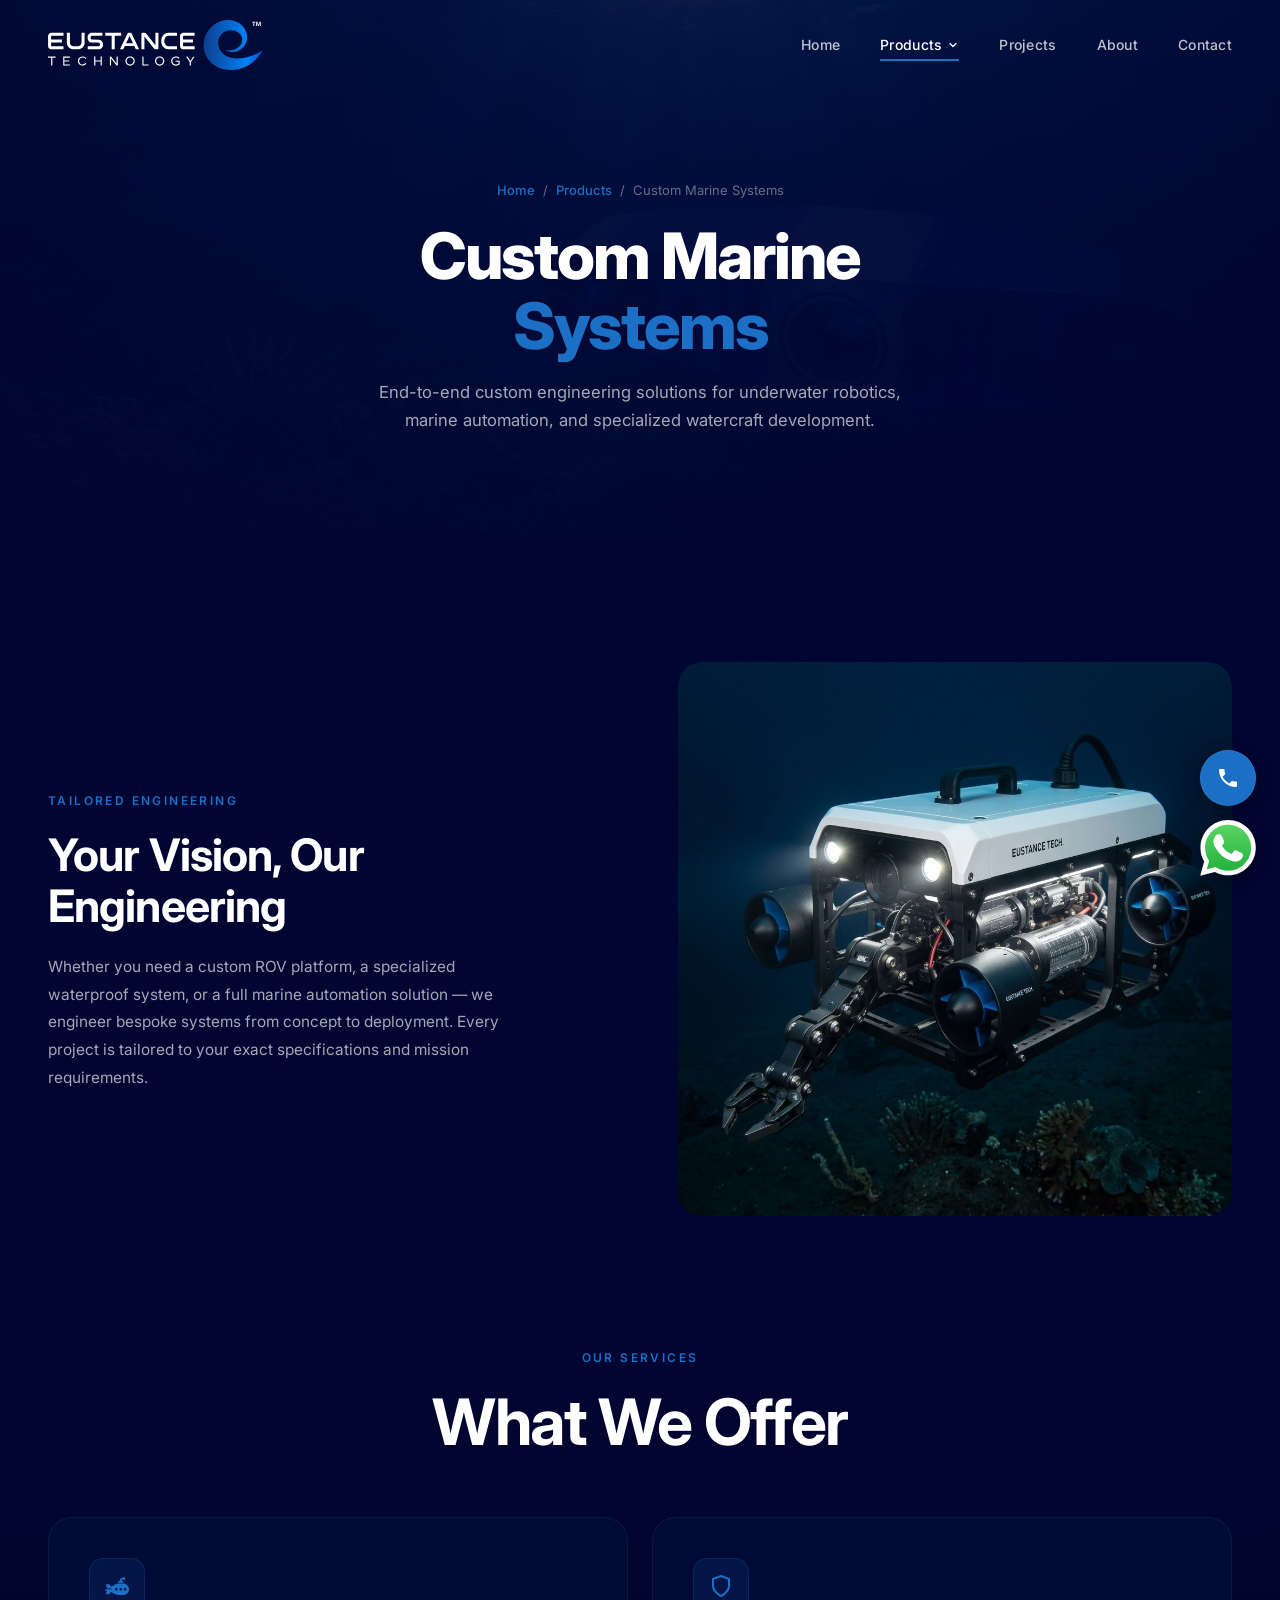
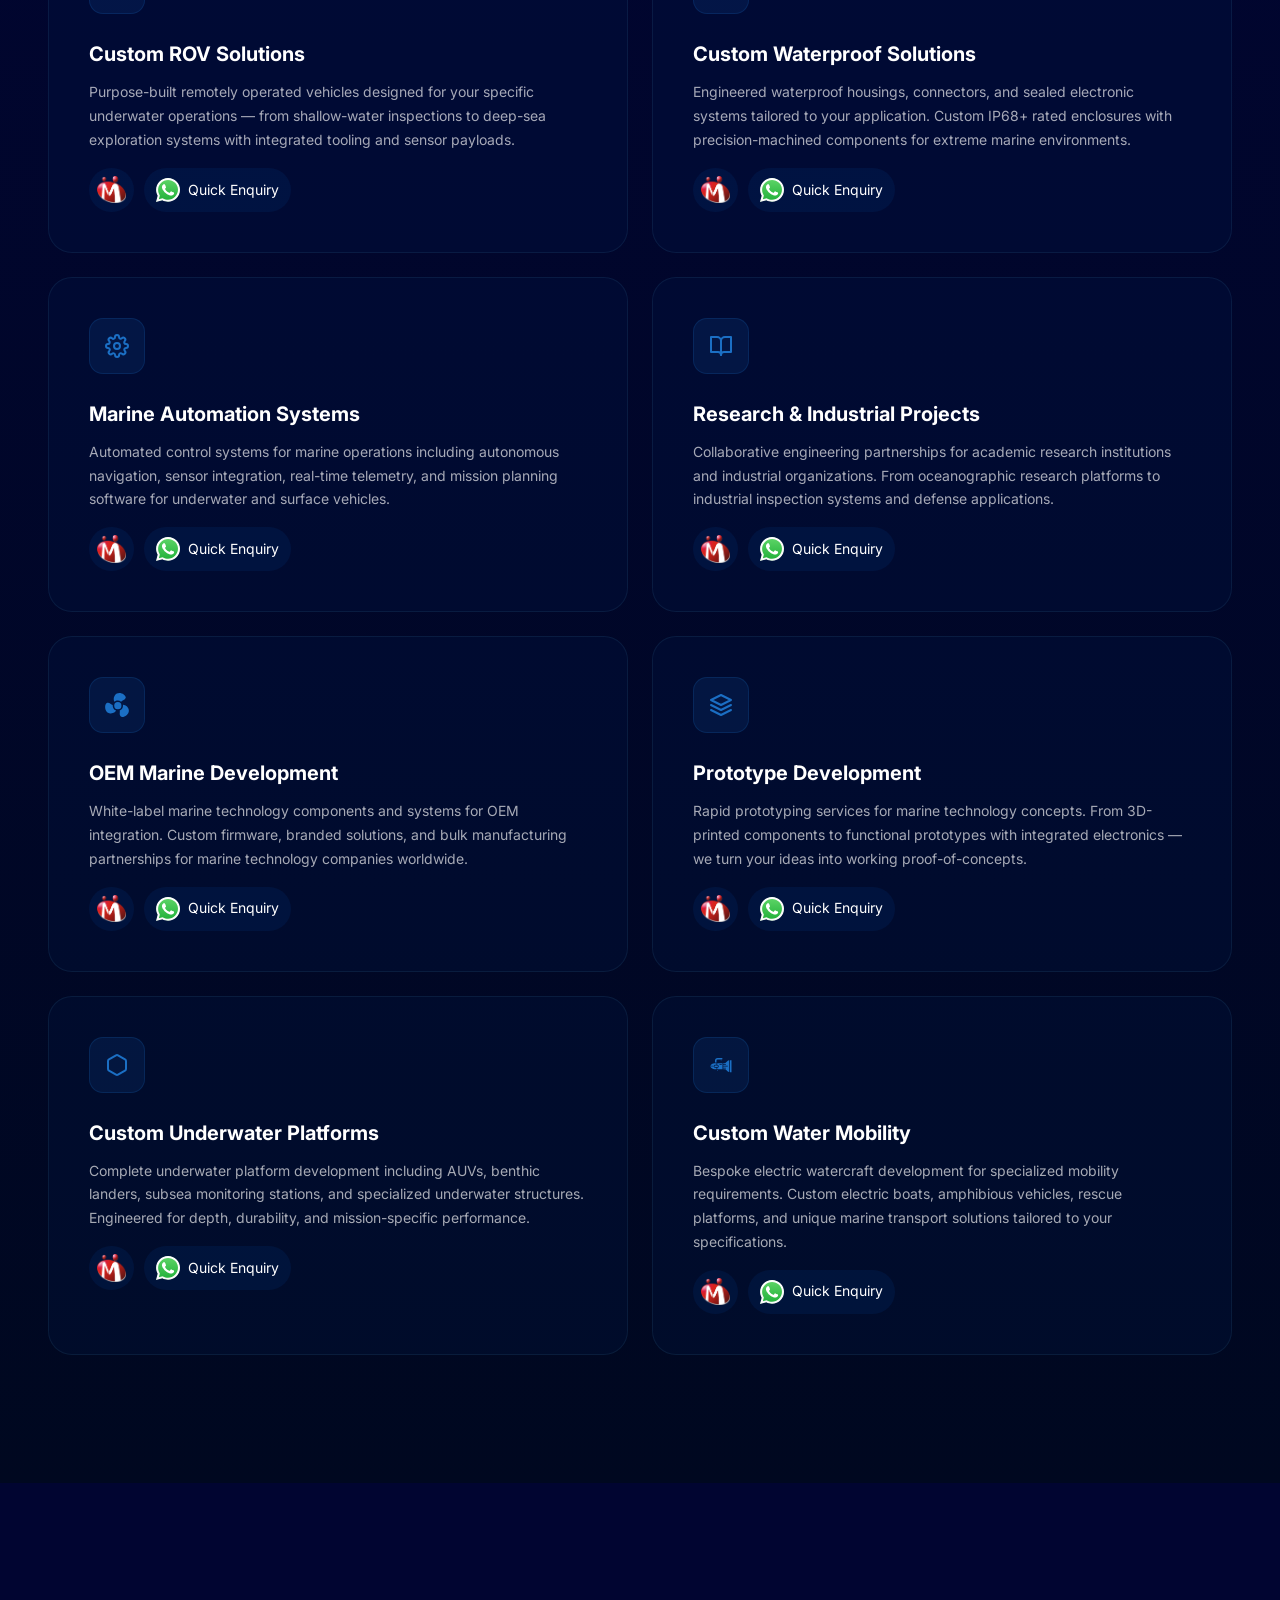
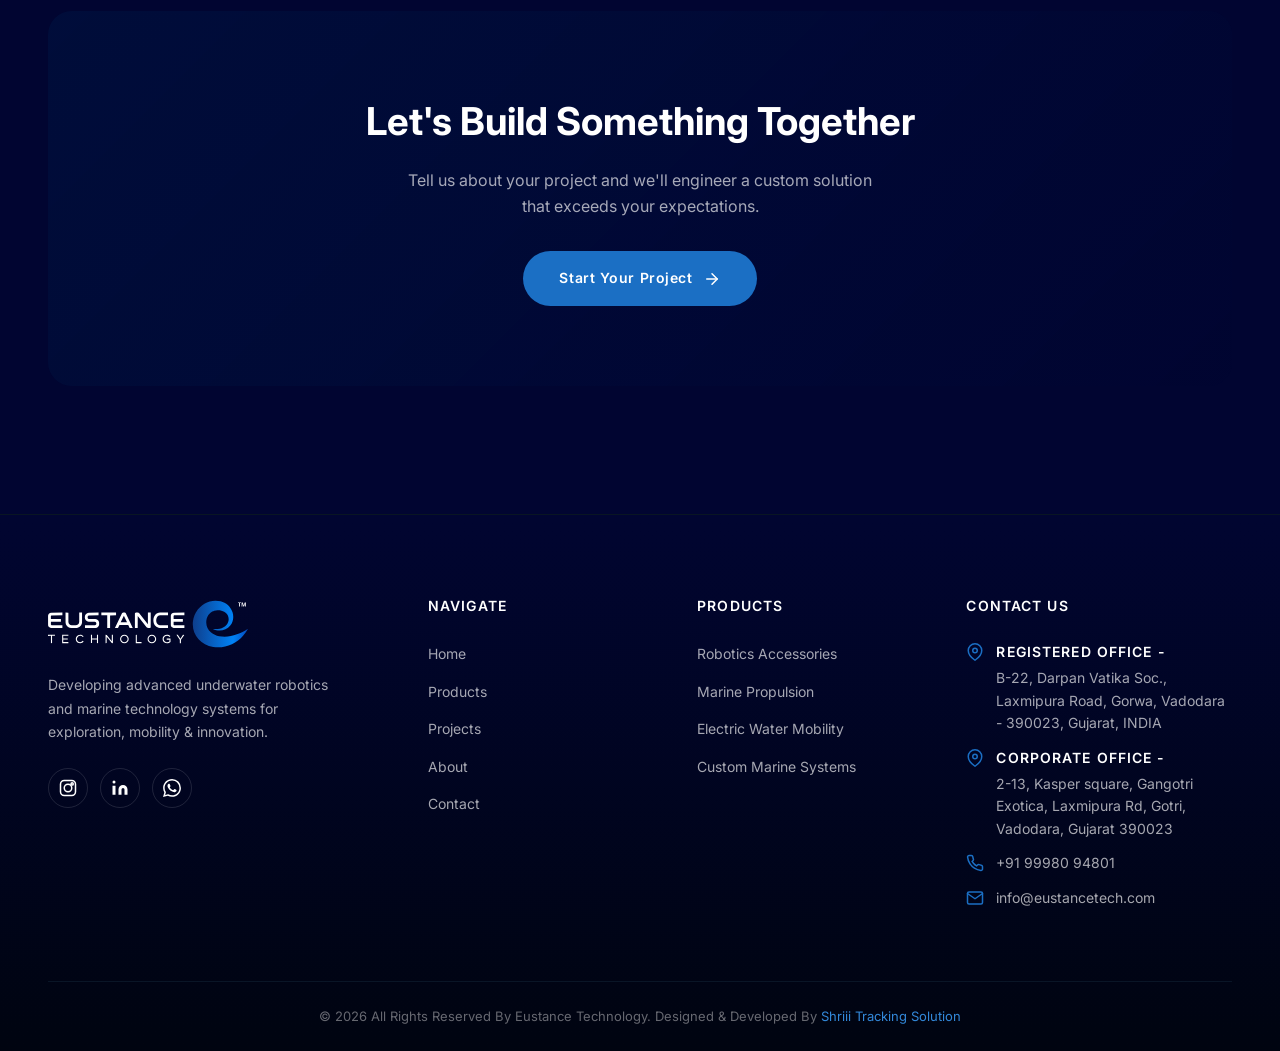
<file: products-custom-marine-systems.html>
<!DOCTYPE html>

<html lang="en">

<head>
  <meta charset="utf-8" />
  <meta content="width=device-width, initial-scale=1.0" name="viewport" />
  <title>Custom Marine Systems — Eustance Technology</title>
  <meta
    content="Custom marine solutions: ROV systems, waterproof solutions, marine automation, OEM development, prototype engineering, and custom underwater platforms by Eustance Technology."
    name="description" />
  <meta content="index, follow" name="robots" />
  <link href="images/Fevicon.png" rel="icon" type="image/png" />
  <!-- Preload images -->
  <link as="image" fetchpriority="high" href="images/EustanceLogoWhite.svg" rel="preload" type="image/svg+xml" />
  <link as="image" fetchpriority="high" href="images/project_rov_system.png" rel="preload" type="image/png" />
  <link as="image" fetchpriority="high" href="images/category_electronics.webp" rel="preload" type="image/webp" />
  <link href="https://fonts.googleapis.com" rel="preconnect" />
  <link crossorigin="" href="https://fonts.gstatic.com" rel="preconnect" />
  <link href="https://cdn.jsdelivr.net/npm/aos@2.3.4/dist/aos.css" rel="stylesheet" />
  <link href="css/style.css" rel="stylesheet" />
  <link href="css/responsive.css" rel="stylesheet" />
  <link href="css/whatsapp-enquiry.css" rel="stylesheet" />
  <link as="style"
    href="https://fonts.googleapis.com/css2?family=Inter:wght@300;400;500;600;700;800;900&amp;display=swap"
    rel="preload" />
  <link href="https://fonts.googleapis.com/css2?family=Inter:wght@300;400;500;600;700;800;900&amp;display=swap"
    rel="stylesheet" />
  <link href="https://eustancetech.com/products-custom-marine-systems.html" rel="canonical" />
  <meta content="summary_large_image" name="twitter:card" />
  <meta content="Custom Marine Systems — Eustance Technology" name="twitter:title" />
  <meta
    content="Custom marine solutions: ROV systems, waterproof solutions, marine automation, OEM development, prototype engineering, and custom underwater platforms by Eustance Technology."
    name="twitter:description" />
  <meta content="https://eustancetech.com/images/hero_underwater_rov.webp" name="twitter:image" />
  <meta content="https://eustancetech.com/products-custom-marine-systems.html" property="og:url" />
  <meta content="Custom Marine Systems — Eustance Technology" property="og:title" />
  <meta
    content="Custom marine solutions: ROV systems, waterproof solutions, marine automation, OEM development, prototype engineering, and custom underwater platforms by Eustance Technology."
    property="og:description" />
  <meta content="website" property="og:type" />
  <meta content="https://eustancetech.com/images/hero_underwater_rov.webp" property="og:image" />
  <script type="application/ld+json">{
  "@context": "https://schema.org/",
  "@type": "Product",
  "name": "Custom Marine Systems — Eustance Technology",
  "image": "https://eustancetech.com/images/hero_underwater_rov.webp",
  "description": "Custom marine solutions: ROV systems, waterproof solutions, marine automation, OEM development, prototype engineering, and custom underwater platforms by Eustance Technology.",
  "brand": {
    "@type": "Brand",
    "name": "Eustance Technology"
  },
  "offers": {
    "@type": "Offer",
    "url": "https://eustancetech.com/products-custom-marine-systems.html",
    "priceCurrency": "INR",
    "price": "1000",
    "itemCondition": "https://schema.org/NewCondition",
    "availability": "https://schema.org/InStock"
  }
}</script>
  <style id="preloader-css">
    /* Preloader Critical CSS */
    #preloader {
      position: fixed;
      top: 0;
      left: 0;
      width: 100%;
      height: 100%;
      background-color: #010531;
      z-index: 999999;
      display: flex;
      align-items: center;
      justify-content: center;
      transition: opacity 0.4s ease, visibility 0.4s;
      opacity: 1;
      visibility: visible;
    }

    #preloader.loaded {
      opacity: 0;
      visibility: hidden;
    }

    body.preloader-active {
      overflow: hidden !important;
    }

    .loader {
      width: 50px;
      height: 50px;
      border: 5px solid rgba(27, 111, 196, 0.2);
      border-top-color: #1b6fc4;
      border-radius: 50%;
      animation: spin 1s linear infinite;
    }

    @keyframes spin {
      0% {
        transform: rotate(0deg);
      }

      100% {
        transform: rotate(360deg);
      }
    }
  </style>
</head>

<body>
  <div aria-hidden="true" id="preloader">
    <div class="loader"></div>
  </div>
  <script id="preloader-js">(function () {
      document.body.classList.add('preloader-active');
      function hidePreloader() {
        var preloader = document.getElementById('preloader');
        if (preloader) {
          preloader.classList.add('loaded');
          setTimeout(function () {
            preloader.style.display = 'none';
            document.body.classList.remove('preloader-active');
          }, 400);
        }
      }
      if (document.readyState === 'complete') {
        hidePreloader();
      } else {
        window.addEventListener('load', hidePreloader);
      }
    })();</script>
  <nav class="navbar scrolled" id="navbar">
    <div class="container"><a class="navbar-logo" href="index.html"><img alt="Eustance Technology" height="50"
          src="images/EustanceLogoWhite.svg" width="200" /></a>
      <div class="navbar-menu" id="navMenu"><a href="index.html">Home</a>
        <div class="nav-item"><a class="active" href="#">Products <svg class="chevron" fill="none" stroke="currentColor"
              stroke-linecap="round" stroke-linejoin="round" stroke-width="2.5" viewbox="0 0 24 24">
              <polyline points="6 9 12 15 18 9"></polyline>
            </svg></a>
          <div class="nav-dropdown">
            <a href="products-underwater-robotics-accessories.html">
              <svg class="drop-icon" height="24" style="enable-background:new 0 0 512 512" version="1.1"
                viewbox="0 0 465.502 465.502" width="24" x="0" xml:space="preserve" xmlns="http://www.w3.org/2000/svg"
                xmlns:xlink="http://www.w3.org/1999/xlink" y="0">
                <g>
                  <path class=""
                    d="M353.502 184.751h-96c-19.306 0-37.509 4.958-53.408 13.652v-.098l-90.958 49.346-8.34-25.019a32 32 0 0 0-30.358-21.881h-48.93c-5.46 0-9.317 5.35-7.589 10.53l23.156 69.47h88.426v16H16c-8.8 0-16 7.2-16 16s7.2 16 16 16h19.742l-17.823 53.47c-1.727 5.181 2.129 10.53 7.589 10.53h48.93a32 32 0 0 0 30.358-21.881l8.34-25.019 90.958 49.346v-.098c15.899 8.695 34.102 13.652 53.408 13.652h96c61.6 0 112-50.4 112-112 0-61.601-50.4-112-112-112zm-132 136c-13.255 0-24-10.745-24-24s10.745-24 24-24 24 10.745 24 24-10.745 24-24 24zm84 0c-13.255 0-24-10.745-24-24s10.745-24 24-24 24 10.745 24 24-10.745 24-24 24zm84 0c-13.255 0-24-10.745-24-24s10.745-24 24-24 24 10.745 24 24-10.745 24-24 24zM369.446 56.751c-8.806 0-15.944 7.138-15.944 15.943l-16 .057c-26.469 0-48 21.531-48 48v16h-32v32h96v-32h-32v-16c0-8.82 7.172-16 16-16h16c0 8.82 7.15 16 15.97 16h16.03v-64h-16.056z"
                    data-original="#000000" fill="currentColor" opacity="1"></path>
                </g>
              </svg>
              Underwater Robotics Accessories
            </a>
            <a href="products-marine-propulsion.html"><svg class="drop-icon" height="24"
                style="enable-background:new 0 0 512 512" version="1.1" viewbox="0 0 511.999 511.999" width="24" x="0"
                xml:space="preserve" xmlns="http://www.w3.org/2000/svg" xmlns:xlink="http://www.w3.org/1999/xlink"
                y="0">
                <g>
                  <circle class="" cx="273.975" cy="271.104" data-original="#000000" fill="currentColor" opacity="1"
                    r="76.728"></circle>
                  <path class=""
                    d="M208.953 52.316c-35.42 55.239-24.036 104.905-7.512 136.005 19.387-17.006 44.773-27.333 72.528-27.333 25.922 0 49.774 9.008 68.607 24.051 32.464-29.121 80.316-27.977 98.037-76.217 25.172-68.521-157.056-172.854-231.66-56.506zM495.957 324.196c-30.111-58.26-78.776-73.25-113.966-74.506a110.261 110.261 0 0 1 2.097 21.416c0 46.524-29.001 86.4-69.875 102.504 8.954 42.655-15.925 83.507 16.977 122.957 46.757 56.059 228.226-49.588 164.767-172.371zM163.852 271.107c0-5.572.42-11.048 1.222-16.401-41.415-13.574-64.354-55.544-114.969-46.775C-21.822 220.394-21.063 430.375 117 436.808c65.509 3.053 102.824-31.595 121.505-61.443-43.372-14.794-74.653-55.941-74.653-104.258z"
                    data-original="#000000" fill="currentColor" opacity="1"></path>
                </g>
              </svg>Marine Propulsion
            </a>
            <a href="products-electric-water-mobility.html"><svg class="drop-icon" height="24"
                style="enable-background:new 0 0 512 512" version="1.1" viewbox="0 0 64 64" width="24" x="0"
                xml:space="preserve" xmlns="http://www.w3.org/2000/svg" xmlns:xlink="http://www.w3.org/1999/xlink"
                y="0">
                <g>
                  <path
                    d="M22 46a1 1 0 0 0 2 0v-1h-2zM12 35c0-2.317 2.523-4 6-4h2v-4h-5a13.787 13.787 0 0 0-7.295 2.465C5.35 31.068 4 33.085 4 35c0 4.416 6.656 8 11 8h5v-4h-2c-3.477 0-6-1.683-6-4zm-2 1H6v-2h4z"
                    data-original="#000000" fill="currentColor" opacity="1"></path>
                  <path d="M14 35c0 .983 1.5 2 4 2h4a2 2 0 0 0 0-4h-4c-2.5 0-4 1.017-4 2z" data-original="#000000"
                    fill="currentColor" opacity="1"></path>
                  <path
                    d="M22 31a4 4 0 0 1 0 8v4h14V27H22zm6-2h6v2h-6zM33 19h-1.829A3.016 3.016 0 0 0 33 20.829zM43.707 26.707A1 1 0 0 1 43 27h-5v2h7v2h-7v3h12v2H38v3h7v2h-7v2h5a1 1 0 0 1 .707.293l5 5A8.625 8.625 0 0 0 54 50.942V19.058a8.625 8.625 0 0 0-5.293 2.649zM56 19h4v32h-4zM34 13H23a7.008 7.008 0 0 0-7 7v5h4v-5a3 3 0 0 1 3-3h11a2 2 0 0 0 0-4z"
                    data-original="#000000" fill="currentColor" opacity="1"></path>
                </g>
              </svg>Electric Water Mobility
            </a>
            <div class="drop-divider"></div>
            <a href="products-custom-marine-systems.html"><svg class="drop-icon" fill="none" stroke="currentColor"
                stroke-linecap="round" stroke-linejoin="round" stroke-width="2" viewbox="0 0 24 24">
                <path
                  d="M14.7 6.3a1 1 0 0 0 0 1.4l1.6 1.6a1 1 0 0 0 1.4 0l3.77-3.77a6 6 0 0 1-7.94 7.94l-6.91 6.91a2.12 2.12 0 0 1-3-3l6.91-6.91a6 6 0 0 1 7.94-7.94l-3.76 3.76z">
                </path>
              </svg>Custom Marine Systems</a>
          </div>
        </div><a href="projects.html">Projects</a><a href="about.html">About</a><a href="contact.html">Contact</a>
      </div><button aria-label="Toggle navigation" class="navbar-toggle"
        id="navToggle"><span></span><span></span><span></span></button>
    </div>
  </nav>
  <main>
    <section class="page-banner">
      <div class="page-banner-bg"><img alt="Custom Marine Systems" height="600" src="images/category_electronics.webp"
          width="800" /></div>
      <div class="page-banner-overlay"></div>
      <div class="container" data-aos="fade-up">
        <div class="breadcrumb"><a href="index.html">Home</a><span class="separator">/</span><a
            href="#">Products</a><span class="separator">/</span><span>Custom Marine Systems</span></div>
        <h1>Custom Marine<br /><span class="accent-text">Systems</span></h1>
        <p>End-to-end custom engineering solutions for underwater robotics, marine automation, and specialized
          watercraft
          development.</p>
      </div>
    </section><!-- INTRO -->
    <section class="section section-dark">
      <div class="container">
        <div class="category-intro mb-0" data-aos="fade-up">
          <div class="category-intro-content">
            <span class="section-label">Tailored Engineering</span>
            <h2>Your Vision, Our Engineering</h2>
            <p>Whether you need a custom ROV platform, a specialized waterproof system, or a full marine automation
              solution — we engineer bespoke systems from concept to deployment. Every project is tailored to your exact
              specifications and mission requirements.</p>
          </div>
          <div class="category-intro-visual"><img alt="Custom ROV System" height="800" loading="lazy"
              src="images/project_rov_system.png" width="600" /></div>
        </div>
      </div>
    </section><!-- SERVICES GRID -->
    <section class="section section-darker pt-0">
      <div class="container">
        <div class="text-center" data-aos="fade-up">
          <span class="section-label">Our Services</span>
          <h2 class="heading-lg">What We Offer</h2>
        </div>
        <div class="services-grid">
          <!-- 1: Custom ROV Solutions -->
          <div class="service-card" data-aos="fade-up" data-aos-delay="100">
            <div class="service-card-icon"><svg height="24" style="enable-background:new 0 0 512 512" version="1.1"
                viewbox="0 0 465.502 465.502" width="24" x="0" xml:space="preserve" xmlns="http://www.w3.org/2000/svg"
                xmlns:xlink="http://www.w3.org/1999/xlink" y="0">
                <g>
                  <path class=""
                    d="M353.502 184.751h-96c-19.306 0-37.509 4.958-53.408 13.652v-.098l-90.958 49.346-8.34-25.019a32 32 0 0 0-30.358-21.881h-48.93c-5.46 0-9.317 5.35-7.589 10.53l23.156 69.47h88.426v16H16c-8.8 0-16 7.2-16 16s7.2 16 16 16h19.742l-17.823 53.47c-1.727 5.181 2.129 10.53 7.589 10.53h48.93a32 32 0 0 0 30.358-21.881l8.34-25.019 90.958 49.346v-.098c15.899 8.695 34.102 13.652 53.408 13.652h96c61.6 0 112-50.4 112-112 0-61.601-50.4-112-112-112zm-132 136c-13.255 0-24-10.745-24-24s10.745-24 24-24 24 10.745 24 24-10.745 24-24 24zm84 0c-13.255 0-24-10.745-24-24s10.745-24 24-24 24 10.745 24 24-10.745 24-24 24zm84 0c-13.255 0-24-10.745-24-24s10.745-24 24-24 24 10.745 24 24-10.745 24-24 24zM369.446 56.751c-8.806 0-15.944 7.138-15.944 15.943l-16 .057c-26.469 0-48 21.531-48 48v16h-32v32h96v-32h-32v-16c0-8.82 7.172-16 16-16h16c0 8.82 7.15 16 15.97 16h16.03v-64h-16.056z"
                    data-original="#000000" fill="currentColor" opacity="1"></path>
                </g>
              </svg></div>
            <h3>Custom ROV Solutions</h3>
            <p>Purpose-built remotely operated vehicles designed for your specific underwater operations — from
              shallow-water inspections to deep-sea exploration systems with integrated tooling and sensor payloads.</p>
            <div class="buttonsGroup">
              <a aria-label="IndiaMart Store" class="IndiaMartBtn" href="https://www.indiamart.com/eustance-technology/"
                target="_blank" title="IndiaMart Store"><img alt="Indiamart" height="24" loading="lazy"
                  src="images/IndiaMartLogo.webp" width="24px" /></a>
              <a class="WhatsappEnquiry" href="" target="_blank"><svg height="28" viewbox="0 0 256 258" width="24"
                  xmlns="http://www.w3.org/2000/svg">
                  <defs>
                    <lineargradient id="SVGK3KZq49U" x1="50%" x2="50%" y1="100%" y2="0%">
                      <stop offset="0%" stop-color="#1faf38"></stop>
                      <stop offset="100%" stop-color="#60d669"></stop>
                    </lineargradient>
                    <lineargradient id="SVGefMkoEOd" x1="50%" x2="50%" y1="100%" y2="0%">
                      <stop offset="0%" stop-color="#f9f9f9"></stop>
                      <stop offset="100%" stop-color="#fff"></stop>
                    </lineargradient>
                  </defs>
                  <path
                    d="M5.463 127.456c-.006 21.677 5.658 42.843 16.428 61.499L4.433 252.697l65.232-17.104a123 123 0 0 0 58.8 14.97h.054c67.815 0 123.018-55.183 123.047-123.01c.013-32.867-12.775-63.773-36.009-87.025c-23.23-23.25-54.125-36.061-87.043-36.076c-67.823 0-123.022 55.18-123.05 123.004"
                    fill="url(#SVGK3KZq49U)"></path>
                  <path
                    d="M1.07 127.416c-.007 22.457 5.86 44.38 17.014 63.704L0 257.147l67.571-17.717c18.618 10.151 39.58 15.503 60.91 15.511h.055c70.248 0 127.434-57.168 127.464-127.423c.012-34.048-13.236-66.065-37.3-90.15C194.633 13.286 162.633.014 128.536 0C58.276 0 1.099 57.16 1.071 127.416m40.24 60.376l-2.523-4.005c-10.606-16.864-16.204-36.352-16.196-56.363C22.614 69.029 70.138 21.52 128.576 21.52c28.3.012 54.896 11.044 74.9 31.06c20.003 20.018 31.01 46.628 31.003 74.93c-.026 58.395-47.551 105.91-105.943 105.91h-.042c-19.013-.01-37.66-5.116-53.922-14.765l-3.87-2.295l-40.098 10.513z"
                    fill="url(#SVGefMkoEOd)"></path>
                  <path
                    d="M96.678 74.148c-2.386-5.303-4.897-5.41-7.166-5.503c-1.858-.08-3.982-.074-6.104-.074c-2.124 0-5.575.799-8.492 3.984c-2.92 3.188-11.148 10.892-11.148 26.561s11.413 30.813 13.004 32.94c1.593 2.123 22.033 35.307 54.405 48.073c26.904 10.609 32.379 8.499 38.218 7.967c5.84-.53 18.844-7.702 21.497-15.139c2.655-7.436 2.655-13.81 1.859-15.142c-.796-1.327-2.92-2.124-6.105-3.716s-18.844-9.298-21.763-10.361c-2.92-1.062-5.043-1.592-7.167 1.597c-2.124 3.184-8.223 10.356-10.082 12.48c-1.857 2.129-3.716 2.394-6.9.801c-3.187-1.598-13.444-4.957-25.613-15.806c-9.468-8.442-15.86-18.867-17.718-22.056c-1.858-3.184-.199-4.91 1.398-6.497c1.431-1.427 3.186-3.719 4.78-5.578c1.588-1.86 2.118-3.187 3.18-5.311c1.063-2.126.531-3.986-.264-5.579c-.798-1.593-6.987-17.343-9.819-23.64"
                    fill="#fff"></path>
                </svg> Quick Enquiry</a>
            </div>
            <div class="service-card-glow"></div>
          </div>
          <!-- 2: Custom Waterproof Solutions -->
          <div class="service-card" data-aos="fade-up" data-aos-delay="200">
            <div class="service-card-icon"><svg fill="none" stroke="currentColor" stroke-linecap="round"
                stroke-linejoin="round" stroke-width="2" viewbox="0 0 24 24">
                <path d="M12 22s8-4 8-10V5l-8-3-8 3v7c0 6 8 10 8 10z"></path>
              </svg></div>
            <h3>Custom Waterproof Solutions</h3>
            <p>Engineered waterproof housings, connectors, and sealed electronic systems tailored to your application.
              Custom IP68+ rated enclosures with precision-machined components for extreme marine environments.</p>
            <div class="buttonsGroup">
              <a aria-label="IndiaMart Store" class="IndiaMartBtn" href="https://www.indiamart.com/eustance-technology/"
                target="_blank" title="IndiaMart Store"><img alt="Indiamart" height="24" loading="lazy"
                  src="images/IndiaMartLogo.webp" width="24px" /></a>
              <a class="WhatsappEnquiry" href="" target="_blank"><svg height="28" viewbox="0 0 256 258" width="24"
                  xmlns="http://www.w3.org/2000/svg">
                  <defs>
                    <lineargradient id="SVGK3KZq49U" x1="50%" x2="50%" y1="100%" y2="0%">
                      <stop offset="0%" stop-color="#1faf38"></stop>
                      <stop offset="100%" stop-color="#60d669"></stop>
                    </lineargradient>
                    <lineargradient id="SVGefMkoEOd" x1="50%" x2="50%" y1="100%" y2="0%">
                      <stop offset="0%" stop-color="#f9f9f9"></stop>
                      <stop offset="100%" stop-color="#fff"></stop>
                    </lineargradient>
                  </defs>
                  <path
                    d="M5.463 127.456c-.006 21.677 5.658 42.843 16.428 61.499L4.433 252.697l65.232-17.104a123 123 0 0 0 58.8 14.97h.054c67.815 0 123.018-55.183 123.047-123.01c.013-32.867-12.775-63.773-36.009-87.025c-23.23-23.25-54.125-36.061-87.043-36.076c-67.823 0-123.022 55.18-123.05 123.004"
                    fill="url(#SVGK3KZq49U)"></path>
                  <path
                    d="M1.07 127.416c-.007 22.457 5.86 44.38 17.014 63.704L0 257.147l67.571-17.717c18.618 10.151 39.58 15.503 60.91 15.511h.055c70.248 0 127.434-57.168 127.464-127.423c.012-34.048-13.236-66.065-37.3-90.15C194.633 13.286 162.633.014 128.536 0C58.276 0 1.099 57.16 1.071 127.416m40.24 60.376l-2.523-4.005c-10.606-16.864-16.204-36.352-16.196-56.363C22.614 69.029 70.138 21.52 128.576 21.52c28.3.012 54.896 11.044 74.9 31.06c20.003 20.018 31.01 46.628 31.003 74.93c-.026 58.395-47.551 105.91-105.943 105.91h-.042c-19.013-.01-37.66-5.116-53.922-14.765l-3.87-2.295l-40.098 10.513z"
                    fill="url(#SVGefMkoEOd)"></path>
                  <path
                    d="M96.678 74.148c-2.386-5.303-4.897-5.41-7.166-5.503c-1.858-.08-3.982-.074-6.104-.074c-2.124 0-5.575.799-8.492 3.984c-2.92 3.188-11.148 10.892-11.148 26.561s11.413 30.813 13.004 32.94c1.593 2.123 22.033 35.307 54.405 48.073c26.904 10.609 32.379 8.499 38.218 7.967c5.84-.53 18.844-7.702 21.497-15.139c2.655-7.436 2.655-13.81 1.859-15.142c-.796-1.327-2.92-2.124-6.105-3.716s-18.844-9.298-21.763-10.361c-2.92-1.062-5.043-1.592-7.167 1.597c-2.124 3.184-8.223 10.356-10.082 12.48c-1.857 2.129-3.716 2.394-6.9.801c-3.187-1.598-13.444-4.957-25.613-15.806c-9.468-8.442-15.86-18.867-17.718-22.056c-1.858-3.184-.199-4.91 1.398-6.497c1.431-1.427 3.186-3.719 4.78-5.578c1.588-1.86 2.118-3.187 3.18-5.311c1.063-2.126.531-3.986-.264-5.579c-.798-1.593-6.987-17.343-9.819-23.64"
                    fill="#fff"></path>
                </svg> Quick Enquiry</a>
            </div>
            <div class="service-card-glow"></div>
          </div>
          <!-- 3: Marine Automation Systems -->
          <div class="service-card" data-aos="fade-up" data-aos-delay="300">
            <div class="service-card-icon"><svg fill="none" stroke="currentColor" stroke-linecap="round"
                stroke-linejoin="round" stroke-width="2" viewbox="0 0 24 24">
                <circle cx="12" cy="12" r="3"></circle>
                <path
                  d="M19.4 15a1.65 1.65 0 0 0 .33 1.82l.06.06a2 2 0 0 1-2.83 2.83l-.06-.06a1.65 1.65 0 0 0-1.82-.33 1.65 1.65 0 0 0-1 1.51V21a2 2 0 0 1-4 0v-.09A1.65 1.65 0 0 0 9 19.4a1.65 1.65 0 0 0-1.82.33l-.06.06a2 2 0 0 1-2.83-2.83l.06-.06A1.65 1.65 0 0 0 4.68 15a1.65 1.65 0 0 0-1.51-1H3a2 2 0 0 1 0-4h.09A1.65 1.65 0 0 0 4.6 9a1.65 1.65 0 0 0-.33-1.82l-.06-.06a2 2 0 0 1 2.83-2.83l.06.06A1.65 1.65 0 0 0 9 4.68a1.65 1.65 0 0 0 1-1.51V3a2 2 0 0 1 4 0v.09a1.65 1.65 0 0 0 1 1.51 1.65 1.65 0 0 0 1.82-.33l.06-.06a2 2 0 0 1 2.83 2.83l-.06.06a1.65 1.65 0 0 0-.33 1.82V9a1.65 1.65 0 0 0 1.51 1H21a2 2 0 0 1 0 4h-.09a1.65 1.65 0 0 0-1.51 1z">
                </path>
              </svg></div>
            <h3>Marine Automation Systems</h3>
            <p>Automated control systems for marine operations including autonomous navigation, sensor integration,
              real-time telemetry, and mission planning software for underwater and surface vehicles.</p>
            <div class="buttonsGroup">
              <a aria-label="IndiaMart Store" class="IndiaMartBtn" href="https://www.indiamart.com/eustance-technology/"
                target="_blank" title="IndiaMart Store"><img alt="Indiamart" height="24" loading="lazy"
                  src="images/IndiaMartLogo.webp" width="24px" /></a>
              <a class="WhatsappEnquiry" href="" target="_blank"><svg height="28" viewbox="0 0 256 258" width="24"
                  xmlns="http://www.w3.org/2000/svg">
                  <defs>
                    <lineargradient id="SVGK3KZq49U" x1="50%" x2="50%" y1="100%" y2="0%">
                      <stop offset="0%" stop-color="#1faf38"></stop>
                      <stop offset="100%" stop-color="#60d669"></stop>
                    </lineargradient>
                    <lineargradient id="SVGefMkoEOd" x1="50%" x2="50%" y1="100%" y2="0%">
                      <stop offset="0%" stop-color="#f9f9f9"></stop>
                      <stop offset="100%" stop-color="#fff"></stop>
                    </lineargradient>
                  </defs>
                  <path
                    d="M5.463 127.456c-.006 21.677 5.658 42.843 16.428 61.499L4.433 252.697l65.232-17.104a123 123 0 0 0 58.8 14.97h.054c67.815 0 123.018-55.183 123.047-123.01c.013-32.867-12.775-63.773-36.009-87.025c-23.23-23.25-54.125-36.061-87.043-36.076c-67.823 0-123.022 55.18-123.05 123.004"
                    fill="url(#SVGK3KZq49U)"></path>
                  <path
                    d="M1.07 127.416c-.007 22.457 5.86 44.38 17.014 63.704L0 257.147l67.571-17.717c18.618 10.151 39.58 15.503 60.91 15.511h.055c70.248 0 127.434-57.168 127.464-127.423c.012-34.048-13.236-66.065-37.3-90.15C194.633 13.286 162.633.014 128.536 0C58.276 0 1.099 57.16 1.071 127.416m40.24 60.376l-2.523-4.005c-10.606-16.864-16.204-36.352-16.196-56.363C22.614 69.029 70.138 21.52 128.576 21.52c28.3.012 54.896 11.044 74.9 31.06c20.003 20.018 31.01 46.628 31.003 74.93c-.026 58.395-47.551 105.91-105.943 105.91h-.042c-19.013-.01-37.66-5.116-53.922-14.765l-3.87-2.295l-40.098 10.513z"
                    fill="url(#SVGefMkoEOd)"></path>
                  <path
                    d="M96.678 74.148c-2.386-5.303-4.897-5.41-7.166-5.503c-1.858-.08-3.982-.074-6.104-.074c-2.124 0-5.575.799-8.492 3.984c-2.92 3.188-11.148 10.892-11.148 26.561s11.413 30.813 13.004 32.94c1.593 2.123 22.033 35.307 54.405 48.073c26.904 10.609 32.379 8.499 38.218 7.967c5.84-.53 18.844-7.702 21.497-15.139c2.655-7.436 2.655-13.81 1.859-15.142c-.796-1.327-2.92-2.124-6.105-3.716s-18.844-9.298-21.763-10.361c-2.92-1.062-5.043-1.592-7.167 1.597c-2.124 3.184-8.223 10.356-10.082 12.48c-1.857 2.129-3.716 2.394-6.9.801c-3.187-1.598-13.444-4.957-25.613-15.806c-9.468-8.442-15.86-18.867-17.718-22.056c-1.858-3.184-.199-4.91 1.398-6.497c1.431-1.427 3.186-3.719 4.78-5.578c1.588-1.86 2.118-3.187 3.18-5.311c1.063-2.126.531-3.986-.264-5.579c-.798-1.593-6.987-17.343-9.819-23.64"
                    fill="#fff"></path>
                </svg> Quick Enquiry</a>
            </div>
            <div class="service-card-glow"></div>
          </div>
          <!-- 4: Research & Industrial Projects -->
          <div class="service-card" data-aos="fade-up" data-aos-delay="400">
            <div class="service-card-icon"><svg fill="none" stroke="currentColor" stroke-linecap="round"
                stroke-linejoin="round" stroke-width="2" viewbox="0 0 24 24">
                <path d="M2 3h6a4 4 0 0 1 4 4v14a3 3 0 0 0-3-3H2z"></path>
                <path d="M22 3h-6a4 4 0 0 0-4 4v14a3 3 0 0 1 3-3h7z"></path>
              </svg></div>
            <h3>Research &amp; Industrial Projects</h3>
            <p>Collaborative engineering partnerships for academic research institutions and industrial organizations.
              From oceanographic research platforms to industrial inspection systems and defense applications.</p>
            <div class="buttonsGroup">
              <a aria-label="IndiaMart Store" class="IndiaMartBtn" href="https://www.indiamart.com/eustance-technology/"
                target="_blank" title="IndiaMart Store"><img alt="Indiamart" height="24" loading="lazy"
                  src="images/IndiaMartLogo.webp" width="24px" /></a>
              <a class="WhatsappEnquiry" href="" target="_blank"><svg height="28" viewbox="0 0 256 258" width="24"
                  xmlns="http://www.w3.org/2000/svg">
                  <defs>
                    <lineargradient id="SVGK3KZq49U" x1="50%" x2="50%" y1="100%" y2="0%">
                      <stop offset="0%" stop-color="#1faf38"></stop>
                      <stop offset="100%" stop-color="#60d669"></stop>
                    </lineargradient>
                    <lineargradient id="SVGefMkoEOd" x1="50%" x2="50%" y1="100%" y2="0%">
                      <stop offset="0%" stop-color="#f9f9f9"></stop>
                      <stop offset="100%" stop-color="#fff"></stop>
                    </lineargradient>
                  </defs>
                  <path
                    d="M5.463 127.456c-.006 21.677 5.658 42.843 16.428 61.499L4.433 252.697l65.232-17.104a123 123 0 0 0 58.8 14.97h.054c67.815 0 123.018-55.183 123.047-123.01c.013-32.867-12.775-63.773-36.009-87.025c-23.23-23.25-54.125-36.061-87.043-36.076c-67.823 0-123.022 55.18-123.05 123.004"
                    fill="url(#SVGK3KZq49U)"></path>
                  <path
                    d="M1.07 127.416c-.007 22.457 5.86 44.38 17.014 63.704L0 257.147l67.571-17.717c18.618 10.151 39.58 15.503 60.91 15.511h.055c70.248 0 127.434-57.168 127.464-127.423c.012-34.048-13.236-66.065-37.3-90.15C194.633 13.286 162.633.014 128.536 0C58.276 0 1.099 57.16 1.071 127.416m40.24 60.376l-2.523-4.005c-10.606-16.864-16.204-36.352-16.196-56.363C22.614 69.029 70.138 21.52 128.576 21.52c28.3.012 54.896 11.044 74.9 31.06c20.003 20.018 31.01 46.628 31.003 74.93c-.026 58.395-47.551 105.91-105.943 105.91h-.042c-19.013-.01-37.66-5.116-53.922-14.765l-3.87-2.295l-40.098 10.513z"
                    fill="url(#SVGefMkoEOd)"></path>
                  <path
                    d="M96.678 74.148c-2.386-5.303-4.897-5.41-7.166-5.503c-1.858-.08-3.982-.074-6.104-.074c-2.124 0-5.575.799-8.492 3.984c-2.92 3.188-11.148 10.892-11.148 26.561s11.413 30.813 13.004 32.94c1.593 2.123 22.033 35.307 54.405 48.073c26.904 10.609 32.379 8.499 38.218 7.967c5.84-.53 18.844-7.702 21.497-15.139c2.655-7.436 2.655-13.81 1.859-15.142c-.796-1.327-2.92-2.124-6.105-3.716s-18.844-9.298-21.763-10.361c-2.92-1.062-5.043-1.592-7.167 1.597c-2.124 3.184-8.223 10.356-10.082 12.48c-1.857 2.129-3.716 2.394-6.9.801c-3.187-1.598-13.444-4.957-25.613-15.806c-9.468-8.442-15.86-18.867-17.718-22.056c-1.858-3.184-.199-4.91 1.398-6.497c1.431-1.427 3.186-3.719 4.78-5.578c1.588-1.86 2.118-3.187 3.18-5.311c1.063-2.126.531-3.986-.264-5.579c-.798-1.593-6.987-17.343-9.819-23.64"
                    fill="#fff"></path>
                </svg> Quick Enquiry</a>
            </div>
            <div class="service-card-glow"></div>
          </div>
          <!-- 5: OEM Marine Development -->
          <div class="service-card" data-aos="fade-up" data-aos-delay="500">
            <div class="service-card-icon"><svg height="24" style="enable-background:new 0 0 512 512" version="1.1"
                viewbox="0 0 511.999 511.999" width="24" x="0" xml:space="preserve" xmlns="http://www.w3.org/2000/svg"
                xmlns:xlink="http://www.w3.org/1999/xlink" y="0">
                <g>
                  <circle class="" cx="273.975" cy="271.104" data-original="#000000" fill="currentColor" opacity="1"
                    r="76.728"></circle>
                  <path class=""
                    d="M208.953 52.316c-35.42 55.239-24.036 104.905-7.512 136.005 19.387-17.006 44.773-27.333 72.528-27.333 25.922 0 49.774 9.008 68.607 24.051 32.464-29.121 80.316-27.977 98.037-76.217 25.172-68.521-157.056-172.854-231.66-56.506zM495.957 324.196c-30.111-58.26-78.776-73.25-113.966-74.506a110.261 110.261 0 0 1 2.097 21.416c0 46.524-29.001 86.4-69.875 102.504 8.954 42.655-15.925 83.507 16.977 122.957 46.757 56.059 228.226-49.588 164.767-172.371zM163.852 271.107c0-5.572.42-11.048 1.222-16.401-41.415-13.574-64.354-55.544-114.969-46.775C-21.822 220.394-21.063 430.375 117 436.808c65.509 3.053 102.824-31.595 121.505-61.443-43.372-14.794-74.653-55.941-74.653-104.258z"
                    data-original="#000000" fill="currentColor" opacity="1"></path>
                </g>
              </svg></div>
            <h3>OEM Marine Development</h3>
            <p>White-label marine technology components and systems for OEM integration. Custom firmware, branded
              solutions, and bulk manufacturing partnerships for marine technology companies worldwide.</p>
            <div class="buttonsGroup">
              <a aria-label="IndiaMart Store" class="IndiaMartBtn" href="https://www.indiamart.com/eustance-technology/"
                target="_blank" title="IndiaMart Store"><img alt="Indiamart" height="24" loading="lazy"
                  src="images/IndiaMartLogo.webp" width="24px" /></a>
              <a class="WhatsappEnquiry" href="" target="_blank"><svg height="28" viewbox="0 0 256 258" width="24"
                  xmlns="http://www.w3.org/2000/svg">
                  <defs>
                    <lineargradient id="SVGK3KZq49U" x1="50%" x2="50%" y1="100%" y2="0%">
                      <stop offset="0%" stop-color="#1faf38"></stop>
                      <stop offset="100%" stop-color="#60d669"></stop>
                    </lineargradient>
                    <lineargradient id="SVGefMkoEOd" x1="50%" x2="50%" y1="100%" y2="0%">
                      <stop offset="0%" stop-color="#f9f9f9"></stop>
                      <stop offset="100%" stop-color="#fff"></stop>
                    </lineargradient>
                  </defs>
                  <path
                    d="M5.463 127.456c-.006 21.677 5.658 42.843 16.428 61.499L4.433 252.697l65.232-17.104a123 123 0 0 0 58.8 14.97h.054c67.815 0 123.018-55.183 123.047-123.01c.013-32.867-12.775-63.773-36.009-87.025c-23.23-23.25-54.125-36.061-87.043-36.076c-67.823 0-123.022 55.18-123.05 123.004"
                    fill="url(#SVGK3KZq49U)"></path>
                  <path
                    d="M1.07 127.416c-.007 22.457 5.86 44.38 17.014 63.704L0 257.147l67.571-17.717c18.618 10.151 39.58 15.503 60.91 15.511h.055c70.248 0 127.434-57.168 127.464-127.423c.012-34.048-13.236-66.065-37.3-90.15C194.633 13.286 162.633.014 128.536 0C58.276 0 1.099 57.16 1.071 127.416m40.24 60.376l-2.523-4.005c-10.606-16.864-16.204-36.352-16.196-56.363C22.614 69.029 70.138 21.52 128.576 21.52c28.3.012 54.896 11.044 74.9 31.06c20.003 20.018 31.01 46.628 31.003 74.93c-.026 58.395-47.551 105.91-105.943 105.91h-.042c-19.013-.01-37.66-5.116-53.922-14.765l-3.87-2.295l-40.098 10.513z"
                    fill="url(#SVGefMkoEOd)"></path>
                  <path
                    d="M96.678 74.148c-2.386-5.303-4.897-5.41-7.166-5.503c-1.858-.08-3.982-.074-6.104-.074c-2.124 0-5.575.799-8.492 3.984c-2.92 3.188-11.148 10.892-11.148 26.561s11.413 30.813 13.004 32.94c1.593 2.123 22.033 35.307 54.405 48.073c26.904 10.609 32.379 8.499 38.218 7.967c5.84-.53 18.844-7.702 21.497-15.139c2.655-7.436 2.655-13.81 1.859-15.142c-.796-1.327-2.92-2.124-6.105-3.716s-18.844-9.298-21.763-10.361c-2.92-1.062-5.043-1.592-7.167 1.597c-2.124 3.184-8.223 10.356-10.082 12.48c-1.857 2.129-3.716 2.394-6.9.801c-3.187-1.598-13.444-4.957-25.613-15.806c-9.468-8.442-15.86-18.867-17.718-22.056c-1.858-3.184-.199-4.91 1.398-6.497c1.431-1.427 3.186-3.719 4.78-5.578c1.588-1.86 2.118-3.187 3.18-5.311c1.063-2.126.531-3.986-.264-5.579c-.798-1.593-6.987-17.343-9.819-23.64"
                    fill="#fff"></path>
                </svg> Quick Enquiry</a>
            </div>
            <div class="service-card-glow"></div>
          </div>
          <!-- 6: Prototype Development -->
          <div class="service-card" data-aos="fade-up" data-aos-delay="600">
            <div class="service-card-icon"><svg fill="none" stroke="currentColor" stroke-linecap="round"
                stroke-linejoin="round" stroke-width="2" viewbox="0 0 24 24">
                <polygon points="12 2 2 7 12 12 22 7 12 2"></polygon>
                <polyline points="2 17 12 22 22 17"></polyline>
                <polyline points="2 12 12 17 22 12"></polyline>
              </svg></div>
            <h3>Prototype Development</h3>
            <p>Rapid prototyping services for marine technology concepts. From 3D-printed components to functional
              prototypes with integrated electronics — we turn your ideas into working proof-of-concepts.</p>
            <div class="buttonsGroup">
              <a aria-label="IndiaMart Store" class="IndiaMartBtn" href="https://www.indiamart.com/eustance-technology/"
                target="_blank" title="IndiaMart Store"><img alt="Indiamart" height="24" loading="lazy"
                  src="images/IndiaMartLogo.webp" width="24px" /></a>
              <a class="WhatsappEnquiry" href="" target="_blank"><svg height="28" viewbox="0 0 256 258" width="24"
                  xmlns="http://www.w3.org/2000/svg">
                  <defs>
                    <lineargradient id="SVGK3KZq49U" x1="50%" x2="50%" y1="100%" y2="0%">
                      <stop offset="0%" stop-color="#1faf38"></stop>
                      <stop offset="100%" stop-color="#60d669"></stop>
                    </lineargradient>
                    <lineargradient id="SVGefMkoEOd" x1="50%" x2="50%" y1="100%" y2="0%">
                      <stop offset="0%" stop-color="#f9f9f9"></stop>
                      <stop offset="100%" stop-color="#fff"></stop>
                    </lineargradient>
                  </defs>
                  <path
                    d="M5.463 127.456c-.006 21.677 5.658 42.843 16.428 61.499L4.433 252.697l65.232-17.104a123 123 0 0 0 58.8 14.97h.054c67.815 0 123.018-55.183 123.047-123.01c.013-32.867-12.775-63.773-36.009-87.025c-23.23-23.25-54.125-36.061-87.043-36.076c-67.823 0-123.022 55.18-123.05 123.004"
                    fill="url(#SVGK3KZq49U)"></path>
                  <path
                    d="M1.07 127.416c-.007 22.457 5.86 44.38 17.014 63.704L0 257.147l67.571-17.717c18.618 10.151 39.58 15.503 60.91 15.511h.055c70.248 0 127.434-57.168 127.464-127.423c.012-34.048-13.236-66.065-37.3-90.15C194.633 13.286 162.633.014 128.536 0C58.276 0 1.099 57.16 1.071 127.416m40.24 60.376l-2.523-4.005c-10.606-16.864-16.204-36.352-16.196-56.363C22.614 69.029 70.138 21.52 128.576 21.52c28.3.012 54.896 11.044 74.9 31.06c20.003 20.018 31.01 46.628 31.003 74.93c-.026 58.395-47.551 105.91-105.943 105.91h-.042c-19.013-.01-37.66-5.116-53.922-14.765l-3.87-2.295l-40.098 10.513z"
                    fill="url(#SVGefMkoEOd)"></path>
                  <path
                    d="M96.678 74.148c-2.386-5.303-4.897-5.41-7.166-5.503c-1.858-.08-3.982-.074-6.104-.074c-2.124 0-5.575.799-8.492 3.984c-2.92 3.188-11.148 10.892-11.148 26.561s11.413 30.813 13.004 32.94c1.593 2.123 22.033 35.307 54.405 48.073c26.904 10.609 32.379 8.499 38.218 7.967c5.84-.53 18.844-7.702 21.497-15.139c2.655-7.436 2.655-13.81 1.859-15.142c-.796-1.327-2.92-2.124-6.105-3.716s-18.844-9.298-21.763-10.361c-2.92-1.062-5.043-1.592-7.167 1.597c-2.124 3.184-8.223 10.356-10.082 12.48c-1.857 2.129-3.716 2.394-6.9.801c-3.187-1.598-13.444-4.957-25.613-15.806c-9.468-8.442-15.86-18.867-17.718-22.056c-1.858-3.184-.199-4.91 1.398-6.497c1.431-1.427 3.186-3.719 4.78-5.578c1.588-1.86 2.118-3.187 3.18-5.311c1.063-2.126.531-3.986-.264-5.579c-.798-1.593-6.987-17.343-9.819-23.64"
                    fill="#fff"></path>
                </svg> Quick Enquiry</a>
            </div>
            <div class="service-card-glow"></div>
          </div>
          <!-- 7: Custom Underwater Platforms -->
          <div class="service-card" data-aos="fade-up" data-aos-delay="700">
            <div class="service-card-icon"><svg fill="none" stroke="currentColor" stroke-linecap="round"
                stroke-linejoin="round" stroke-width="2" viewbox="0 0 24 24">
                <path
                  d="M21 16V8a2 2 0 0 0-1-1.73l-7-4a2 2 0 0 0-2 0l-7 4A2 2 0 0 0 3 8v8a2 2 0 0 0 1 1.73l7 4a2 2 0 0 0 2 0l7-4A2 2 0 0 0 21 16z">
                </path>
              </svg></div>
            <h3>Custom Underwater Platforms</h3>
            <p>Complete underwater platform development including AUVs, benthic landers, subsea monitoring stations, and
              specialized underwater structures. Engineered for depth, durability, and mission-specific performance.</p>
            <div class="buttonsGroup">
              <a aria-label="IndiaMart Store" class="IndiaMartBtn" href="https://www.indiamart.com/eustance-technology/"
                target="_blank" title="IndiaMart Store"><img alt="Indiamart" height="24" loading="lazy"
                  src="images/IndiaMartLogo.webp" width="24px" /></a>
              <a class="WhatsappEnquiry" href="" target="_blank"><svg height="28" viewbox="0 0 256 258" width="24"
                  xmlns="http://www.w3.org/2000/svg">
                  <defs>
                    <lineargradient id="SVGK3KZq49U" x1="50%" x2="50%" y1="100%" y2="0%">
                      <stop offset="0%" stop-color="#1faf38"></stop>
                      <stop offset="100%" stop-color="#60d669"></stop>
                    </lineargradient>
                    <lineargradient id="SVGefMkoEOd" x1="50%" x2="50%" y1="100%" y2="0%">
                      <stop offset="0%" stop-color="#f9f9f9"></stop>
                      <stop offset="100%" stop-color="#fff"></stop>
                    </lineargradient>
                  </defs>
                  <path
                    d="M5.463 127.456c-.006 21.677 5.658 42.843 16.428 61.499L4.433 252.697l65.232-17.104a123 123 0 0 0 58.8 14.97h.054c67.815 0 123.018-55.183 123.047-123.01c.013-32.867-12.775-63.773-36.009-87.025c-23.23-23.25-54.125-36.061-87.043-36.076c-67.823 0-123.022 55.18-123.05 123.004"
                    fill="url(#SVGK3KZq49U)"></path>
                  <path
                    d="M1.07 127.416c-.007 22.457 5.86 44.38 17.014 63.704L0 257.147l67.571-17.717c18.618 10.151 39.58 15.503 60.91 15.511h.055c70.248 0 127.434-57.168 127.464-127.423c.012-34.048-13.236-66.065-37.3-90.15C194.633 13.286 162.633.014 128.536 0C58.276 0 1.099 57.16 1.071 127.416m40.24 60.376l-2.523-4.005c-10.606-16.864-16.204-36.352-16.196-56.363C22.614 69.029 70.138 21.52 128.576 21.52c28.3.012 54.896 11.044 74.9 31.06c20.003 20.018 31.01 46.628 31.003 74.93c-.026 58.395-47.551 105.91-105.943 105.91h-.042c-19.013-.01-37.66-5.116-53.922-14.765l-3.87-2.295l-40.098 10.513z"
                    fill="url(#SVGefMkoEOd)"></path>
                  <path
                    d="M96.678 74.148c-2.386-5.303-4.897-5.41-7.166-5.503c-1.858-.08-3.982-.074-6.104-.074c-2.124 0-5.575.799-8.492 3.984c-2.92 3.188-11.148 10.892-11.148 26.561s11.413 30.813 13.004 32.94c1.593 2.123 22.033 35.307 54.405 48.073c26.904 10.609 32.379 8.499 38.218 7.967c5.84-.53 18.844-7.702 21.497-15.139c2.655-7.436 2.655-13.81 1.859-15.142c-.796-1.327-2.92-2.124-6.105-3.716s-18.844-9.298-21.763-10.361c-2.92-1.062-5.043-1.592-7.167 1.597c-2.124 3.184-8.223 10.356-10.082 12.48c-1.857 2.129-3.716 2.394-6.9.801c-3.187-1.598-13.444-4.957-25.613-15.806c-9.468-8.442-15.86-18.867-17.718-22.056c-1.858-3.184-.199-4.91 1.398-6.497c1.431-1.427 3.186-3.719 4.78-5.578c1.588-1.86 2.118-3.187 3.18-5.311c1.063-2.126.531-3.986-.264-5.579c-.798-1.593-6.987-17.343-9.819-23.64"
                    fill="#fff"></path>
                </svg> Quick Enquiry</a>
            </div>
            <div class="service-card-glow"></div>
          </div>
          <!-- 8: Custom Water Mobility -->
          <div class="service-card" data-aos="fade-up" data-aos-delay="800">
            <div class="service-card-icon"><svg height="24" style="enable-background:new 0 0 512 512" version="1.1"
                viewbox="0 0 64 64" width="24" x="0" xml:space="preserve" xmlns="http://www.w3.org/2000/svg"
                xmlns:xlink="http://www.w3.org/1999/xlink" y="0">
                <g>
                  <path
                    d="M22 46a1 1 0 0 0 2 0v-1h-2zM12 35c0-2.317 2.523-4 6-4h2v-4h-5a13.787 13.787 0 0 0-7.295 2.465C5.35 31.068 4 33.085 4 35c0 4.416 6.656 8 11 8h5v-4h-2c-3.477 0-6-1.683-6-4zm-2 1H6v-2h4z"
                    data-original="#000000" fill="currentColor" opacity="1"></path>
                  <path d="M14 35c0 .983 1.5 2 4 2h4a2 2 0 0 0 0-4h-4c-2.5 0-4 1.017-4 2z" data-original="#000000"
                    fill="currentColor" opacity="1"></path>
                  <path
                    d="M22 31a4 4 0 0 1 0 8v4h14V27H22zm6-2h6v2h-6zM33 19h-1.829A3.016 3.016 0 0 0 33 20.829zM43.707 26.707A1 1 0 0 1 43 27h-5v2h7v2h-7v3h12v2H38v3h7v2h-7v2h5a1 1 0 0 1 .707.293l5 5A8.625 8.625 0 0 0 54 50.942V19.058a8.625 8.625 0 0 0-5.293 2.649zM56 19h4v32h-4zM34 13H23a7.008 7.008 0 0 0-7 7v5h4v-5a3 3 0 0 1 3-3h11a2 2 0 0 0 0-4z"
                    data-original="#000000" fill="currentColor" opacity="1"></path>
                </g>
              </svg></div>
            <h3>Custom Water Mobility</h3>
            <p>Bespoke electric watercraft development for specialized mobility requirements. Custom electric boats,
              amphibious vehicles, rescue platforms, and unique marine transport solutions tailored to your
              specifications.</p>
            <div class="buttonsGroup">
              <a aria-label="IndiaMart Store" class="IndiaMartBtn" href="https://www.indiamart.com/eustance-technology/"
                target="_blank" title="IndiaMart Store"><img alt="Indiamart" height="24" loading="lazy"
                  src="images/IndiaMartLogo.webp" width="24px" /></a>
              <a class="WhatsappEnquiry" href="" target="_blank"><svg height="28" viewbox="0 0 256 258" width="24"
                  xmlns="http://www.w3.org/2000/svg">
                  <defs>
                    <lineargradient id="SVGK3KZq49U" x1="50%" x2="50%" y1="100%" y2="0%">
                      <stop offset="0%" stop-color="#1faf38"></stop>
                      <stop offset="100%" stop-color="#60d669"></stop>
                    </lineargradient>
                    <lineargradient id="SVGefMkoEOd" x1="50%" x2="50%" y1="100%" y2="0%">
                      <stop offset="0%" stop-color="#f9f9f9"></stop>
                      <stop offset="100%" stop-color="#fff"></stop>
                    </lineargradient>
                  </defs>
                  <path
                    d="M5.463 127.456c-.006 21.677 5.658 42.843 16.428 61.499L4.433 252.697l65.232-17.104a123 123 0 0 0 58.8 14.97h.054c67.815 0 123.018-55.183 123.047-123.01c.013-32.867-12.775-63.773-36.009-87.025c-23.23-23.25-54.125-36.061-87.043-36.076c-67.823 0-123.022 55.18-123.05 123.004"
                    fill="url(#SVGK3KZq49U)"></path>
                  <path
                    d="M1.07 127.416c-.007 22.457 5.86 44.38 17.014 63.704L0 257.147l67.571-17.717c18.618 10.151 39.58 15.503 60.91 15.511h.055c70.248 0 127.434-57.168 127.464-127.423c.012-34.048-13.236-66.065-37.3-90.15C194.633 13.286 162.633.014 128.536 0C58.276 0 1.099 57.16 1.071 127.416m40.24 60.376l-2.523-4.005c-10.606-16.864-16.204-36.352-16.196-56.363C22.614 69.029 70.138 21.52 128.576 21.52c28.3.012 54.896 11.044 74.9 31.06c20.003 20.018 31.01 46.628 31.003 74.93c-.026 58.395-47.551 105.91-105.943 105.91h-.042c-19.013-.01-37.66-5.116-53.922-14.765l-3.87-2.295l-40.098 10.513z"
                    fill="url(#SVGefMkoEOd)"></path>
                  <path
                    d="M96.678 74.148c-2.386-5.303-4.897-5.41-7.166-5.503c-1.858-.08-3.982-.074-6.104-.074c-2.124 0-5.575.799-8.492 3.984c-2.92 3.188-11.148 10.892-11.148 26.561s11.413 30.813 13.004 32.94c1.593 2.123 22.033 35.307 54.405 48.073c26.904 10.609 32.379 8.499 38.218 7.967c5.84-.53 18.844-7.702 21.497-15.139c2.655-7.436 2.655-13.81 1.859-15.142c-.796-1.327-2.92-2.124-6.105-3.716s-18.844-9.298-21.763-10.361c-2.92-1.062-5.043-1.592-7.167 1.597c-2.124 3.184-8.223 10.356-10.082 12.48c-1.857 2.129-3.716 2.394-6.9.801c-3.187-1.598-13.444-4.957-25.613-15.806c-9.468-8.442-15.86-18.867-17.718-22.056c-1.858-3.184-.199-4.91 1.398-6.497c1.431-1.427 3.186-3.719 4.78-5.578c1.588-1.86 2.118-3.187 3.18-5.311c1.063-2.126.531-3.986-.264-5.579c-.798-1.593-6.987-17.343-9.819-23.64"
                    fill="#fff"></path>
                </svg> Quick Enquiry</a>
            </div>
            <div class="service-card-glow"></div>
          </div>
        </div>
      </div>
    </section><!-- CTA -->
    <section class="section section-dark">
      <div class="container">
        <div class="category-cta mt-0" data-aos="fade-up">
          <h3>Let's Build Something Together</h3>
          <p>Tell us about your project and we'll engineer a custom solution that exceeds your expectations.</p>
          <a class="btn-primary" href="contact.html">Start Your Project <svg fill="none" height="18"
              stroke="currentColor" stroke-linecap="round" stroke-linejoin="round" stroke-width="2" viewbox="0 0 24 24"
              width="18">
              <path d="M5 12h14"></path>
              <path d="m12 5 7 7-7 7"></path>
            </svg></a>
        </div>
      </div>
    </section>
  </main>
  <footer class="footer" id="footer">
    <div class="container">
      <div class="footer-grid">
        <div class="footer-brand"><img alt="Eustance Technology" height="50" loading="lazy"
            src="images/EustanceLogoWhite.svg" width="200" />
          <p>Developing advanced underwater robotics and marine technology systems for exploration, mobility &amp;
            innovation.</p>
          <div class="footer-social"> <a aria-label="Instagram" href="https://www.instagram.com/eustancetech/"
              rel="noopener" target="_blank"><svg fill="none" stroke="currentColor" stroke-linecap="round"
                stroke-linejoin="round" stroke-width="2" viewbox="0 0 24 24">
                <rect height="20" rx="5" width="20" x="2" y="2"></rect>
                <circle cx="12" cy="12" r="5"></circle>
                <circle cx="17.5" cy="6.5" r="1.5"></circle>
              </svg></a><a aria-label="LinkedIn" href="https://www.linkedin.com/company/eustance-technology/people/"
              rel="noopener" target="_blank"><svg fill="currentColor" viewbox="0 0 24 24">
                <path d="M16 8a6 6 0 0 1 6 6v7h-4v-7a2 2 0 0 0-4 0v7h-4v-7a6 6 0 0 1 6-6z"></path>
                <rect height="12" width="4" x="2" y="9"></rect>
                <circle cx="4" cy="4" r="2"></circle>
              </svg></a><a aria-label="WhatsApp" href="https://api.whatsapp.com/send?phone=919998094801" rel="noopener"
              target="_blank"><svg fill="currentColor" viewbox="0 0 24 24">
                <path
                  d="M17.472 14.382c-.297-.149-1.758-.867-2.03-.967-.273-.099-.471-.148-.67.15-.197.297-.767.966-.94 1.164-.173.199-.347.223-.644.075-.297-.15-1.255-.463-2.39-1.475-.883-.788-1.48-1.761-1.653-2.059-.173-.297-.018-.458.13-.606.134-.133.298-.347.446-.52.149-.174.198-.298.298-.497.099-.198.05-.371-.025-.52-.075-.149-.669-1.612-.916-2.207-.242-.579-.487-.5-.669-.51-.173-.008-.371-.01-.57-.01-.198 0-.52.074-.792.372-.272.297-1.04 1.016-1.04 2.479 0 1.462 1.065 2.875 1.213 3.074.149.198 2.096 3.2 5.077 4.487.709.306 1.262.489 1.694.625.712.227 1.36.195 1.871.118.571-.085 1.758-.719 2.006-1.413.248-.694.248-1.289.173-1.413-.074-.124-.272-.198-.57-.347m-5.421 7.403h-.004a9.87 9.87 0 0 1-5.031-1.378l-.361-.214-3.741.982.998-3.648-.235-.374a9.86 9.86 0 0 1-1.51-5.26c.001-5.45 4.436-9.884 9.888-9.884 2.64 0 5.122 1.03 6.988 2.898a9.825 9.825 0 0 1 2.893 6.994c-.003 5.45-4.437 9.884-9.885 9.884m8.413-18.297A11.815 11.815 0 0 0 12.05 0C5.495 0 .16 5.335.157 11.892c0 2.096.547 4.142 1.588 5.945L.057 24l6.305-1.654a11.882 11.882 0 0 0 5.683 1.448h.005c6.554 0 11.89-5.335 11.893-11.893a11.821 11.821 0 0 0-3.48-8.413z">
                </path>
              </svg></a></div>
        </div>
        <div class="footer-col">
          <h4>Navigate</h4>
          <ul>
            <li><a href="index.html">Home</a></li>
            <li><a href="products-underwater-robotics-accessories.html">Products</a></li>
            <li><a href="projects.html">Projects</a></li>
            <li><a href="about.html">About</a></li>
            <li><a href="contact.html">Contact</a></li>
          </ul>
        </div>
        <div class="footer-col">
          <h4>Products</h4>
          <ul>
            <li><a href="products-underwater-robotics-accessories.html">Robotics Accessories</a></li>
            <li><a href="products-marine-propulsion.html">Marine Propulsion</a></li>
            <li><a href="products-electric-water-mobility.html">Electric Water Mobility</a></li>
            <li><a href="products-custom-marine-systems.html">Custom Marine Systems</a></li>
          </ul>
        </div>
        <div class="footer-col">
          <h4>Contact Us</h4>
          <ul class="footer-contact">
            <li><svg fill="none" stroke="currentColor" stroke-linecap="round" stroke-linejoin="round" stroke-width="2"
                viewbox="0 0 24 24">
                <path d="M21 10c0 7-9 13-9 13s-9-6-9-13a9 9 0 0 1 18 0z"></path>
                <circle cx="12" cy="10" r="3"></circle>
              </svg><a href="https://maps.app.goo.gl/FPwgWkcQc4uLMn7A6" target="_blank">
                <b class="footerHead">Registered Office -</b><br />
                B-22, Darpan Vatika Soc., Laxmipura Road, Gorwa, Vadodara - 390023, Gujarat, INDIA</a></li>
            <li><svg fill="none" stroke="currentColor" stroke-linecap="round" stroke-linejoin="round" stroke-width="2"
                viewbox="0 0 24 24">
                <path d="M21 10c0 7-9 13-9 13s-9-6-9-13a9 9 0 0 1 18 0z"></path>
                <circle cx="12" cy="10" r="3"></circle>
              </svg><a href="https://maps.app.goo.gl/cX5N55SwhgvTesTt9" target="_blank">
                <b class="footerHead">Corporate Office -</b><br />
                2-13, Kasper square, Gangotri Exotica, Laxmipura Rd, Gotri, Vadodara, Gujarat 390023</a></li>
            <li><svg fill="none" stroke="currentColor" stroke-linecap="round" stroke-linejoin="round" stroke-width="2"
                viewbox="0 0 24 24">
                <path
                  d="M22 16.92v3a2 2 0 0 1-2.18 2 19.79 19.79 0 0 1-8.63-3.07 19.5 19.5 0 0 1-6-6 19.79 19.79 0 0 1-3.07-8.67A2 2 0 0 1 4.11 2h3a2 2 0 0 1 2 1.72c.127.96.361 1.903.7 2.81a2 2 0 0 1-.45 2.11L8.09 9.91a16 16 0 0 0 6 6l1.27-1.27a2 2 0 0 1 2.11-.45c.907.339 1.85.573 2.81.7A2 2 0 0 1 22 16.92z">
                </path>
              </svg><a href="tel:+919998094801">+91 99980 94801</a></li>
            <li><svg fill="none" stroke="currentColor" stroke-linecap="round" stroke-linejoin="round" stroke-width="2"
                viewbox="0 0 24 24">
                <path d="M4 4h16c1.1 0 2 .9 2 2v12c0 1.1-.9 2-2 2H4c-1.1 0-2-.9-2-2V6c0-1.1.9-2 2-2z"></path>
                <polyline points="22,6 12,13 2,6"></polyline>
              </svg><a href="mailto:info@eustancetech.com">info@eustancetech.com</a></li>
          </ul>
        </div>
      </div>
      <div class="footer-bottom">
        <p>© <span class="footer-year"></span> All Rights Reserved By Eustance Technology. Designed &amp; Developed By
          <a href="https://shriiitrackingsolution.in/" rel="noopener" style="color: #3288d9;"
            target="_blank">Shriii Tracking Solution</a>
        </p>
      </div>
    </div>
  </footer>
  <script defer="defer" src="https://cdn.jsdelivr.net/npm/aos@2.3.4/dist/aos.js"></script>
  <script defer="defer" src="js/script.js"></script>
  <script defer="defer" src="js/whatsapp-enquiry.js"></script>
</body>

</html>
</file>
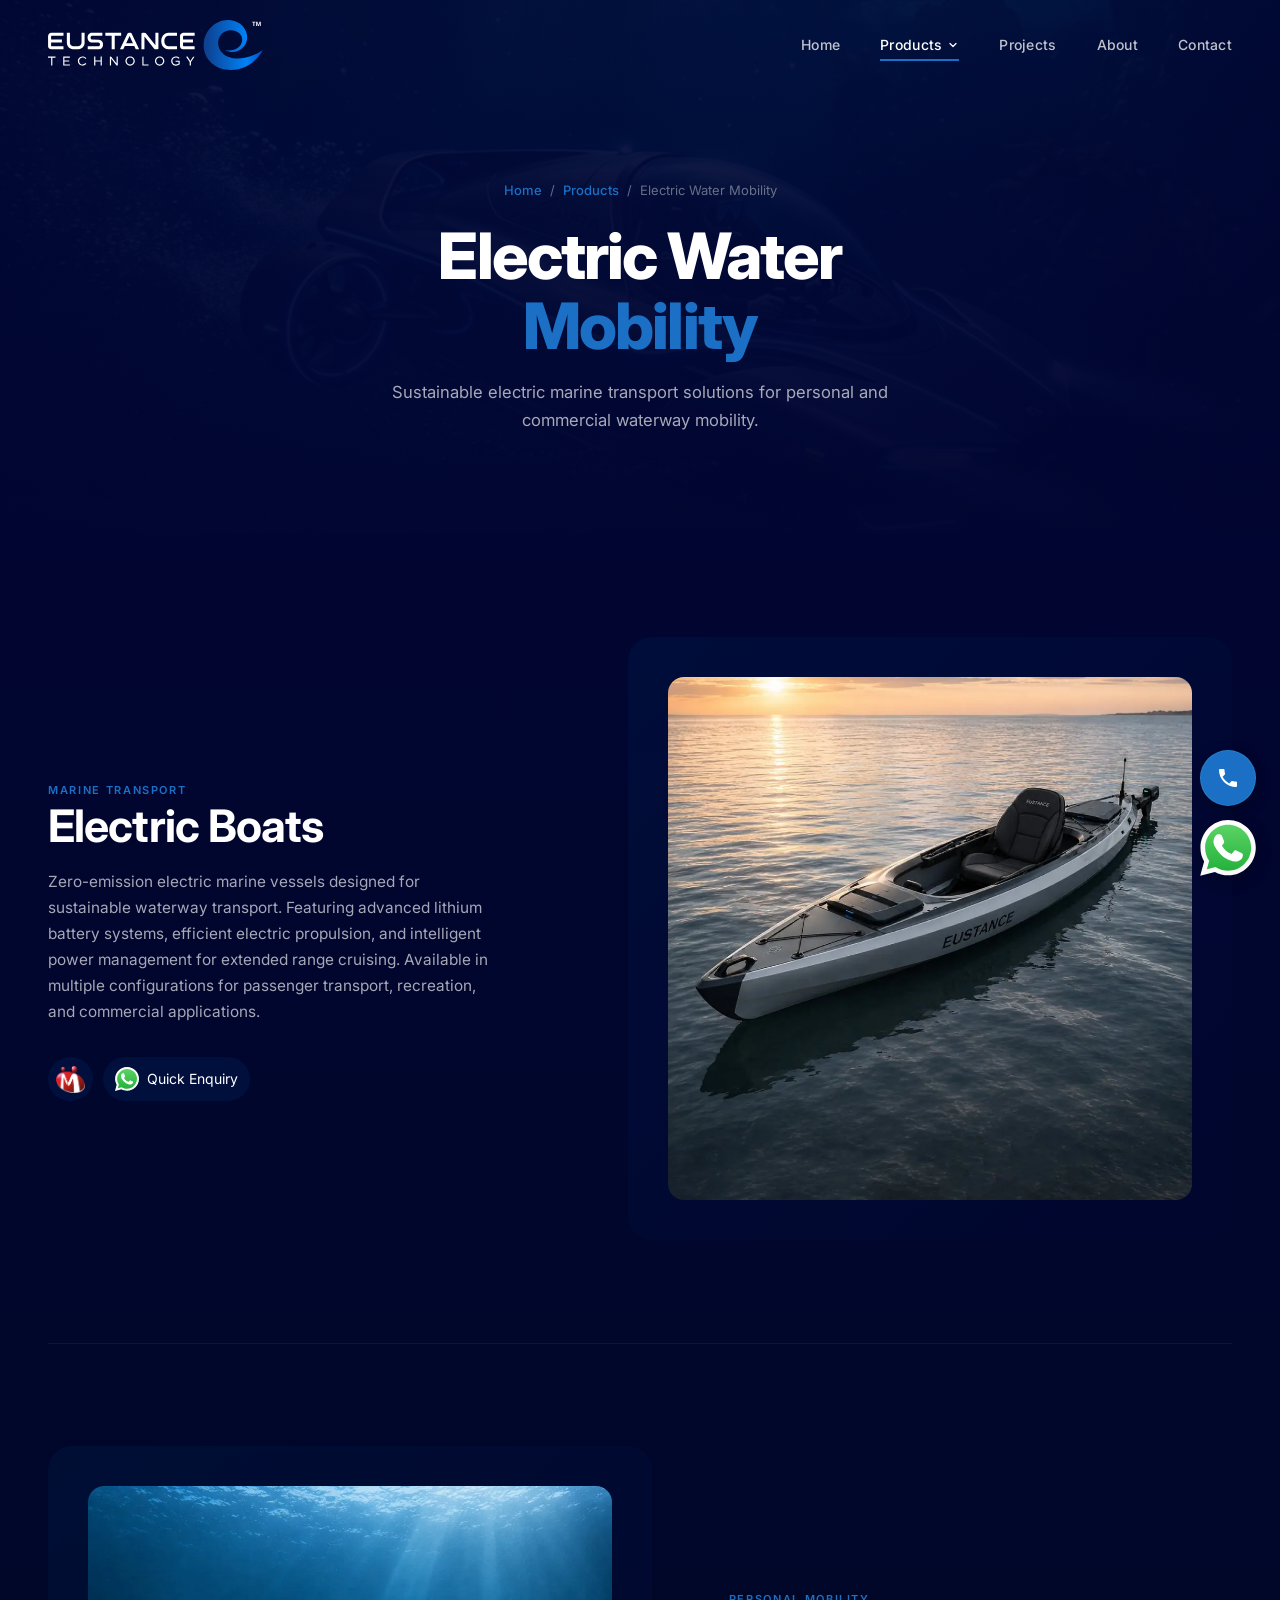
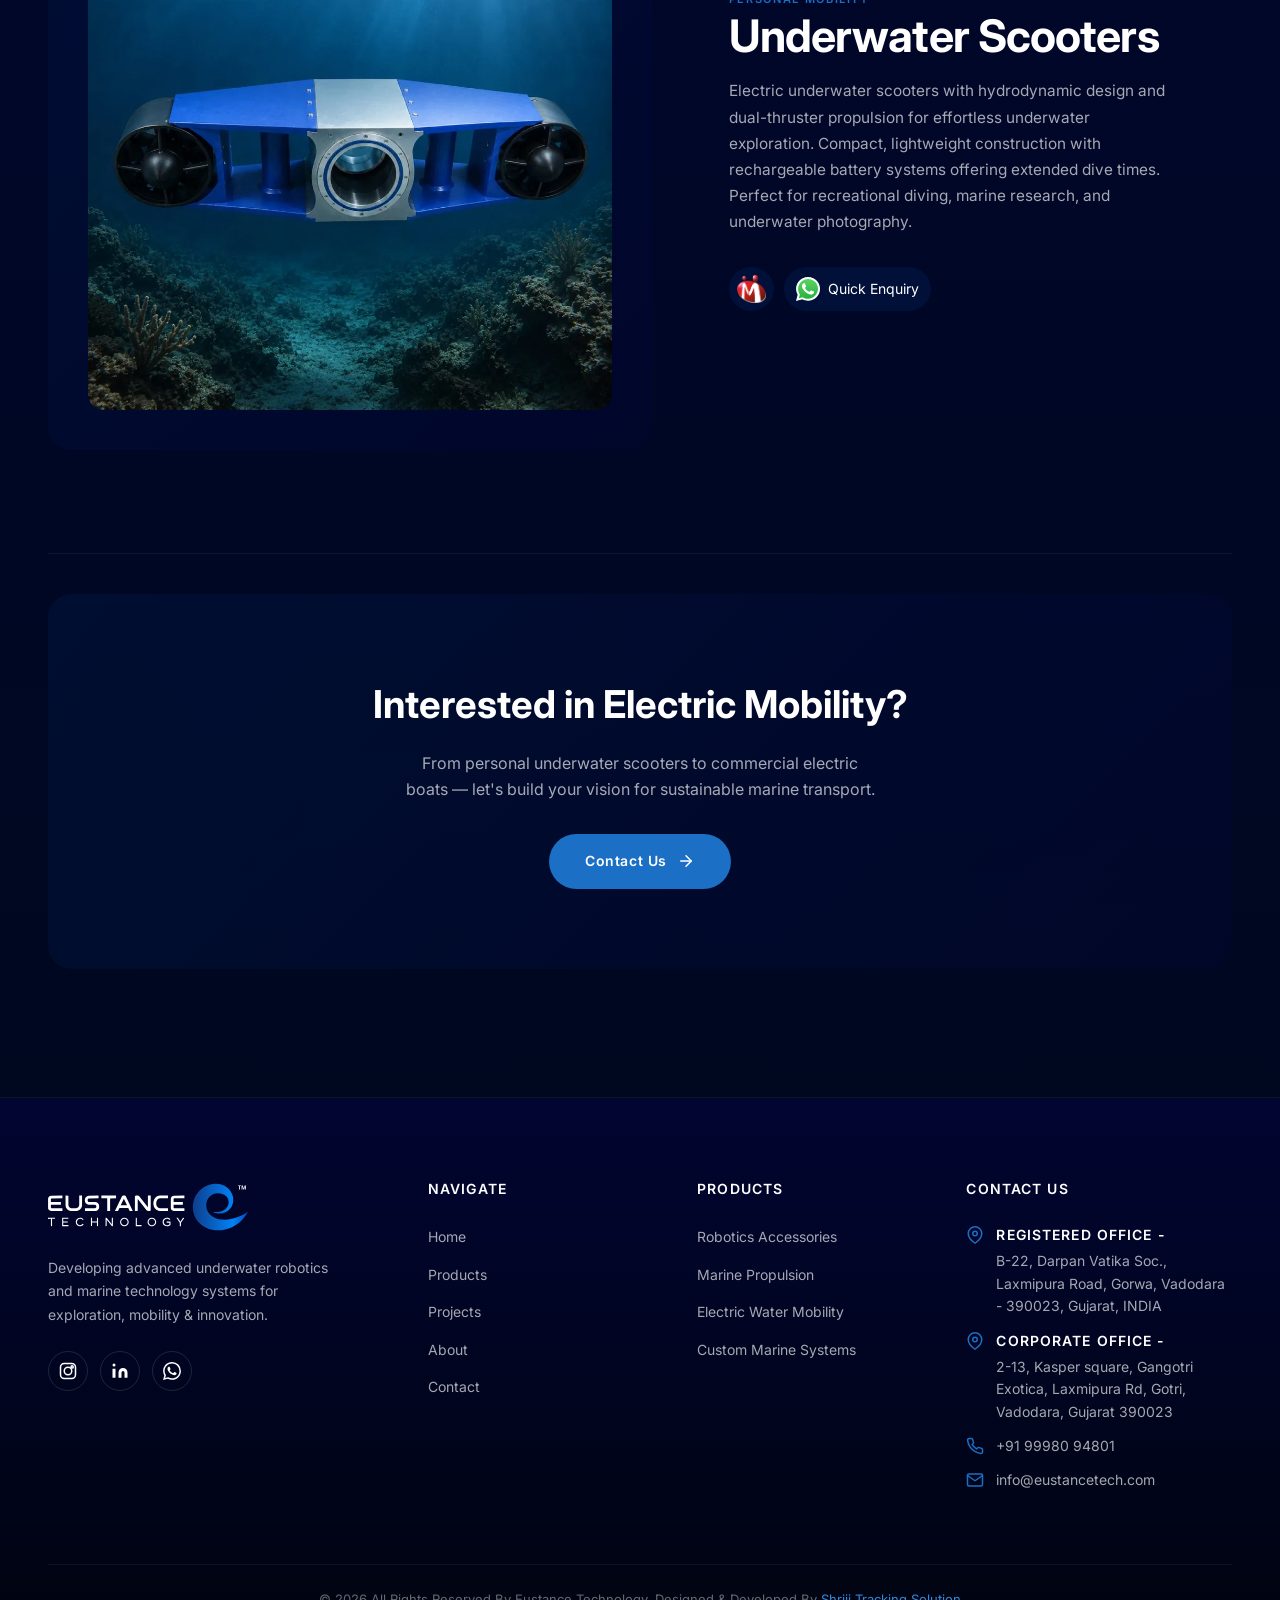
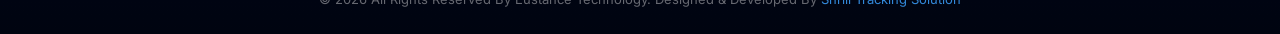
<file: products-electric-water-mobility.html>
<!DOCTYPE html>

<html lang="en">

<head>
  <meta charset="utf-8" />
  <meta content="width=device-width, initial-scale=1.0" name="viewport" />
  <title>Electric Water Mobility — Eustance Technology</title>
  <meta
    content="Electric water mobility solutions: electric boats and underwater scooters for sustainable marine transport by Eustance Technology."
    name="description" />
  <meta content="index, follow" name="robots" />
  <link href="images/Fevicon.png" rel="icon" type="image/png" />
  <!-- Preload images -->
  <link as="image" fetchpriority="high" href="images/EustanceLogoWhite.svg" rel="preload" type="image/svg+xml" />
  <link as="image" fetchpriority="high" href="images/project_electric_boat.webp" rel="preload" type="image/png" />
  <link as="image" fetchpriority="high" href="images/category_mobility.webp" rel="preload" type="image/png" />
  <link href="https://fonts.googleapis.com" rel="preconnect" />
  <link crossorigin="" href="https://fonts.gstatic.com" rel="preconnect" />
  <link href="https://cdn.jsdelivr.net/npm/aos@2.3.4/dist/aos.css" rel="stylesheet" />
  <link href="css/style.css" rel="stylesheet" />
  <link href="css/responsive.css" rel="stylesheet" />
  <link href="css/whatsapp-enquiry.css" rel="stylesheet" />
  <link as="style"
    href="https://fonts.googleapis.com/css2?family=Inter:wght@300;400;500;600;700;800;900&amp;display=swap"
    rel="preload" />
  <link href="https://fonts.googleapis.com/css2?family=Inter:wght@300;400;500;600;700;800;900&amp;display=swap"
    rel="stylesheet" />
  <link href="https://eustancetech.com/products-electric-water-mobility.html" rel="canonical" />
  <meta content="summary_large_image" name="twitter:card" />
  <meta content="Electric Water Mobility — Eustance Technology" name="twitter:title" />
  <meta
    content="Electric water mobility solutions: electric boats and underwater scooters for sustainable marine transport by Eustance Technology."
    name="twitter:description" />
  <meta content="https://eustancetech.com/images/hero_underwater_rov.webp" name="twitter:image" />
  <meta content="https://eustancetech.com/products-electric-water-mobility.html" property="og:url" />
  <meta content="Electric Water Mobility — Eustance Technology" property="og:title" />
  <meta
    content="Electric water mobility solutions: electric boats and underwater scooters for sustainable marine transport by Eustance Technology."
    property="og:description" />
  <meta content="website" property="og:type" />
  <meta content="https://eustancetech.com/images/hero_underwater_rov.webp" property="og:image" />
  <script type="application/ld+json">{
  "@context": "https://schema.org/",
  "@type": "Product",
  "name": "Electric Water Mobility — Eustance Technology",
  "image": "https://eustancetech.com/images/hero_underwater_rov.webp",
  "description": "Electric water mobility solutions: electric boats and underwater scooters for sustainable marine transport by Eustance Technology.",
  "brand": {
    "@type": "Brand",
    "name": "Eustance Technology"
  },
  "offers": {
    "@type": "Offer",
    "url": "https://eustancetech.com/products-electric-water-mobility.html",
    "priceCurrency": "INR",
    "price": "1000",
    "itemCondition": "https://schema.org/NewCondition",
    "availability": "https://schema.org/InStock"
  }
}</script>
  <style id="preloader-css">
    /* Preloader Critical CSS */
    #preloader {
      position: fixed;
      top: 0;
      left: 0;
      width: 100%;
      height: 100%;
      background-color: #010531;
      z-index: 999999;
      display: flex;
      align-items: center;
      justify-content: center;
      transition: opacity 0.4s ease, visibility 0.4s;
      opacity: 1;
      visibility: visible;
    }

    #preloader.loaded {
      opacity: 0;
      visibility: hidden;
    }

    body.preloader-active {
      overflow: hidden !important;
    }

    .loader {
      width: 50px;
      height: 50px;
      border: 5px solid rgba(27, 111, 196, 0.2);
      border-top-color: #1b6fc4;
      border-radius: 50%;
      animation: spin 1s linear infinite;
    }

    @keyframes spin {
      0% {
        transform: rotate(0deg);
      }

      100% {
        transform: rotate(360deg);
      }
    }
  </style>
</head>

<body>
  <div aria-hidden="true" id="preloader">
    <div class="loader"></div>
  </div>
  <script id="preloader-js">(function () {
      document.body.classList.add('preloader-active');
      function hidePreloader() {
        var preloader = document.getElementById('preloader');
        if (preloader) {
          preloader.classList.add('loaded');
          setTimeout(function () {
            preloader.style.display = 'none';
            document.body.classList.remove('preloader-active');
          }, 400);
        }
      }
      if (document.readyState === 'complete') {
        hidePreloader();
      } else {
        window.addEventListener('load', hidePreloader);
      }
    })();</script>
  <nav class="navbar scrolled" id="navbar">
    <div class="container"><a class="navbar-logo" href="index.html"><img alt="Eustance Technology" height="50"
          src="images/EustanceLogoWhite.svg" width="200" /></a>
      <div class="navbar-menu" id="navMenu"><a href="index.html">Home</a>
        <div class="nav-item"><a class="active" href="#">Products <svg class="chevron" fill="none" stroke="currentColor"
              stroke-linecap="round" stroke-linejoin="round" stroke-width="2.5" viewbox="0 0 24 24">
              <polyline points="6 9 12 15 18 9"></polyline>
            </svg></a>
          <div class="nav-dropdown">
            <a href="products-underwater-robotics-accessories.html">
              <svg class="drop-icon" height="24" style="enable-background:new 0 0 512 512" version="1.1"
                viewbox="0 0 465.502 465.502" width="24" x="0" xml:space="preserve" xmlns="http://www.w3.org/2000/svg"
                xmlns:xlink="http://www.w3.org/1999/xlink" y="0">
                <g>
                  <path class=""
                    d="M353.502 184.751h-96c-19.306 0-37.509 4.958-53.408 13.652v-.098l-90.958 49.346-8.34-25.019a32 32 0 0 0-30.358-21.881h-48.93c-5.46 0-9.317 5.35-7.589 10.53l23.156 69.47h88.426v16H16c-8.8 0-16 7.2-16 16s7.2 16 16 16h19.742l-17.823 53.47c-1.727 5.181 2.129 10.53 7.589 10.53h48.93a32 32 0 0 0 30.358-21.881l8.34-25.019 90.958 49.346v-.098c15.899 8.695 34.102 13.652 53.408 13.652h96c61.6 0 112-50.4 112-112 0-61.601-50.4-112-112-112zm-132 136c-13.255 0-24-10.745-24-24s10.745-24 24-24 24 10.745 24 24-10.745 24-24 24zm84 0c-13.255 0-24-10.745-24-24s10.745-24 24-24 24 10.745 24 24-10.745 24-24 24zm84 0c-13.255 0-24-10.745-24-24s10.745-24 24-24 24 10.745 24 24-10.745 24-24 24zM369.446 56.751c-8.806 0-15.944 7.138-15.944 15.943l-16 .057c-26.469 0-48 21.531-48 48v16h-32v32h96v-32h-32v-16c0-8.82 7.172-16 16-16h16c0 8.82 7.15 16 15.97 16h16.03v-64h-16.056z"
                    data-original="#000000" fill="currentColor" opacity="1"></path>
                </g>
              </svg>
              Underwater Robotics Accessories
            </a>
            <a href="products-marine-propulsion.html"><svg class="drop-icon" height="24"
                style="enable-background:new 0 0 512 512" version="1.1" viewbox="0 0 511.999 511.999" width="24" x="0"
                xml:space="preserve" xmlns="http://www.w3.org/2000/svg" xmlns:xlink="http://www.w3.org/1999/xlink"
                y="0">
                <g>
                  <circle class="" cx="273.975" cy="271.104" data-original="#000000" fill="currentColor" opacity="1"
                    r="76.728"></circle>
                  <path class=""
                    d="M208.953 52.316c-35.42 55.239-24.036 104.905-7.512 136.005 19.387-17.006 44.773-27.333 72.528-27.333 25.922 0 49.774 9.008 68.607 24.051 32.464-29.121 80.316-27.977 98.037-76.217 25.172-68.521-157.056-172.854-231.66-56.506zM495.957 324.196c-30.111-58.26-78.776-73.25-113.966-74.506a110.261 110.261 0 0 1 2.097 21.416c0 46.524-29.001 86.4-69.875 102.504 8.954 42.655-15.925 83.507 16.977 122.957 46.757 56.059 228.226-49.588 164.767-172.371zM163.852 271.107c0-5.572.42-11.048 1.222-16.401-41.415-13.574-64.354-55.544-114.969-46.775C-21.822 220.394-21.063 430.375 117 436.808c65.509 3.053 102.824-31.595 121.505-61.443-43.372-14.794-74.653-55.941-74.653-104.258z"
                    data-original="#000000" fill="currentColor" opacity="1"></path>
                </g>
              </svg>Marine Propulsion
            </a>
            <a href="products-electric-water-mobility.html"><svg class="drop-icon" height="24"
                style="enable-background:new 0 0 512 512" version="1.1" viewbox="0 0 64 64" width="24" x="0"
                xml:space="preserve" xmlns="http://www.w3.org/2000/svg" xmlns:xlink="http://www.w3.org/1999/xlink"
                y="0">
                <g>
                  <path
                    d="M22 46a1 1 0 0 0 2 0v-1h-2zM12 35c0-2.317 2.523-4 6-4h2v-4h-5a13.787 13.787 0 0 0-7.295 2.465C5.35 31.068 4 33.085 4 35c0 4.416 6.656 8 11 8h5v-4h-2c-3.477 0-6-1.683-6-4zm-2 1H6v-2h4z"
                    data-original="#000000" fill="currentColor" opacity="1"></path>
                  <path d="M14 35c0 .983 1.5 2 4 2h4a2 2 0 0 0 0-4h-4c-2.5 0-4 1.017-4 2z" data-original="#000000"
                    fill="currentColor" opacity="1"></path>
                  <path
                    d="M22 31a4 4 0 0 1 0 8v4h14V27H22zm6-2h6v2h-6zM33 19h-1.829A3.016 3.016 0 0 0 33 20.829zM43.707 26.707A1 1 0 0 1 43 27h-5v2h7v2h-7v3h12v2H38v3h7v2h-7v2h5a1 1 0 0 1 .707.293l5 5A8.625 8.625 0 0 0 54 50.942V19.058a8.625 8.625 0 0 0-5.293 2.649zM56 19h4v32h-4zM34 13H23a7.008 7.008 0 0 0-7 7v5h4v-5a3 3 0 0 1 3-3h11a2 2 0 0 0 0-4z"
                    data-original="#000000" fill="currentColor" opacity="1"></path>
                </g>
              </svg>Electric Water Mobility
            </a>
            <div class="drop-divider"></div>
            <a href="products-custom-marine-systems.html"><svg class="drop-icon" fill="none" stroke="currentColor"
                stroke-linecap="round" stroke-linejoin="round" stroke-width="2" viewbox="0 0 24 24">
                <path
                  d="M14.7 6.3a1 1 0 0 0 0 1.4l1.6 1.6a1 1 0 0 0 1.4 0l3.77-3.77a6 6 0 0 1-7.94 7.94l-6.91 6.91a2.12 2.12 0 0 1-3-3l6.91-6.91a6 6 0 0 1 7.94-7.94l-3.76 3.76z">
                </path>
              </svg>Custom Marine Systems</a>
          </div>
        </div><a href="projects.html">Projects</a><a href="about.html">About</a><a href="contact.html">Contact</a>
      </div><button aria-label="Toggle navigation" class="navbar-toggle"
        id="navToggle"><span></span><span></span><span></span></button>
    </div>
  </nav>
  <main>
    <section class="page-banner">
      <div class="page-banner-bg"><img alt="Electric Water Mobility" height="500" src="images/category_mobility.webp"
          width="800" /></div>
      <div class="page-banner-overlay"></div>
      <div class="container" data-aos="fade-up">
        <div class="breadcrumb"><a href="index.html">Home</a><span class="separator">/</span><a
            href="#">Products</a><span class="separator">/</span><span>Electric Water Mobility</span></div>
        <h1>Electric Water<br /><span class="accent-text">Mobility</span></h1>
        <p>Sustainable electric marine transport solutions for personal and commercial waterway mobility.</p>
      </div>
    </section>
    <section class="section section-darker pt-0">
      <div class="container">
        <!-- Electric Boats -->
        <div class="product-showcase" data-aos="fade-up">
          <div class="product-info">
            <span class="product-tag">Marine Transport</span>
            <h3>Electric Boats</h3>
            <p>Zero-emission electric marine vessels designed for sustainable waterway transport. Featuring advanced
              lithium battery systems, efficient electric propulsion, and intelligent power management for extended
              range
              cruising. Available in multiple configurations for passenger transport, recreation, and commercial
              applications.</p>
            <div class="buttonsGroup">
              <a aria-label="IndiaMart Store" class="IndiaMartBtn" href="https://www.indiamart.com/eustance-technology/"
                target="_blank" title="IndiaMart Store"><img alt="Indiamart" height="24" loading="lazy"
                  src="images/IndiaMartLogo.webp" width="24px" /></a>
              <a class="WhatsappEnquiry" href="" target="_blank"><svg height="28" viewbox="0 0 256 258" width="24"
                  xmlns="http://www.w3.org/2000/svg">
                  <defs>
                    <lineargradient id="SVGK3KZq49U" x1="50%" x2="50%" y1="100%" y2="0%">
                      <stop offset="0%" stop-color="#1faf38"></stop>
                      <stop offset="100%" stop-color="#60d669"></stop>
                    </lineargradient>
                    <lineargradient id="SVGefMkoEOd" x1="50%" x2="50%" y1="100%" y2="0%">
                      <stop offset="0%" stop-color="#f9f9f9"></stop>
                      <stop offset="100%" stop-color="#fff"></stop>
                    </lineargradient>
                  </defs>
                  <path
                    d="M5.463 127.456c-.006 21.677 5.658 42.843 16.428 61.499L4.433 252.697l65.232-17.104a123 123 0 0 0 58.8 14.97h.054c67.815 0 123.018-55.183 123.047-123.01c.013-32.867-12.775-63.773-36.009-87.025c-23.23-23.25-54.125-36.061-87.043-36.076c-67.823 0-123.022 55.18-123.05 123.004"
                    fill="url(#SVGK3KZq49U)"></path>
                  <path
                    d="M1.07 127.416c-.007 22.457 5.86 44.38 17.014 63.704L0 257.147l67.571-17.717c18.618 10.151 39.58 15.503 60.91 15.511h.055c70.248 0 127.434-57.168 127.464-127.423c.012-34.048-13.236-66.065-37.3-90.15C194.633 13.286 162.633.014 128.536 0C58.276 0 1.099 57.16 1.071 127.416m40.24 60.376l-2.523-4.005c-10.606-16.864-16.204-36.352-16.196-56.363C22.614 69.029 70.138 21.52 128.576 21.52c28.3.012 54.896 11.044 74.9 31.06c20.003 20.018 31.01 46.628 31.003 74.93c-.026 58.395-47.551 105.91-105.943 105.91h-.042c-19.013-.01-37.66-5.116-53.922-14.765l-3.87-2.295l-40.098 10.513z"
                    fill="url(#SVGefMkoEOd)"></path>
                  <path
                    d="M96.678 74.148c-2.386-5.303-4.897-5.41-7.166-5.503c-1.858-.08-3.982-.074-6.104-.074c-2.124 0-5.575.799-8.492 3.984c-2.92 3.188-11.148 10.892-11.148 26.561s11.413 30.813 13.004 32.94c1.593 2.123 22.033 35.307 54.405 48.073c26.904 10.609 32.379 8.499 38.218 7.967c5.84-.53 18.844-7.702 21.497-15.139c2.655-7.436 2.655-13.81 1.859-15.142c-.796-1.327-2.92-2.124-6.105-3.716s-18.844-9.298-21.763-10.361c-2.92-1.062-5.043-1.592-7.167 1.597c-2.124 3.184-8.223 10.356-10.082 12.48c-1.857 2.129-3.716 2.394-6.9.801c-3.187-1.598-13.444-4.957-25.613-15.806c-9.468-8.442-15.86-18.867-17.718-22.056c-1.858-3.184-.199-4.91 1.398-6.497c1.431-1.427 3.186-3.719 4.78-5.578c1.588-1.86 2.118-3.187 3.18-5.311c1.063-2.126.531-3.986-.264-5.579c-.798-1.593-6.987-17.343-9.819-23.64"
                    fill="#fff"></path>
                </svg> Quick Enquiry</a>
            </div>
          </div>
          <div class="product-visual">
            <div class="product-visual-glow"></div>
            <div class="product-visual-inner"><img alt="Electric Boat" height="800" loading="lazy"
                src="images/project_electric_boat.webp" width="600" /></div>
          </div>
        </div>
        <!-- Underwater Scooters -->
        <div class="product-showcase reverse" data-aos="fade-up">
          <div class="product-info">
            <span class="product-tag">Personal Mobility</span>
            <h3>Underwater Scooters</h3>
            <p>Electric underwater scooters with hydrodynamic design and dual-thruster propulsion for effortless
              underwater exploration. Compact, lightweight construction with rechargeable battery systems offering
              extended dive times. Perfect for recreational diving, marine research, and underwater photography.</p>
            <div class="buttonsGroup">
              <a aria-label="IndiaMart Store" class="IndiaMartBtn" href="https://www.indiamart.com/eustance-technology/"
                target="_blank" title="IndiaMart Store"><img alt="Indiamart" height="24" loading="lazy"
                  src="images/IndiaMartLogo.webp" width="24px" /></a>
              <a class="WhatsappEnquiry" href="" target="_blank"><svg height="28" viewbox="0 0 256 258" width="24"
                  xmlns="http://www.w3.org/2000/svg">
                  <defs>
                    <lineargradient id="SVGK3KZq49U" x1="50%" x2="50%" y1="100%" y2="0%">
                      <stop offset="0%" stop-color="#1faf38"></stop>
                      <stop offset="100%" stop-color="#60d669"></stop>
                    </lineargradient>
                    <lineargradient id="SVGefMkoEOd" x1="50%" x2="50%" y1="100%" y2="0%">
                      <stop offset="0%" stop-color="#f9f9f9"></stop>
                      <stop offset="100%" stop-color="#fff"></stop>
                    </lineargradient>
                  </defs>
                  <path
                    d="M5.463 127.456c-.006 21.677 5.658 42.843 16.428 61.499L4.433 252.697l65.232-17.104a123 123 0 0 0 58.8 14.97h.054c67.815 0 123.018-55.183 123.047-123.01c.013-32.867-12.775-63.773-36.009-87.025c-23.23-23.25-54.125-36.061-87.043-36.076c-67.823 0-123.022 55.18-123.05 123.004"
                    fill="url(#SVGK3KZq49U)"></path>
                  <path
                    d="M1.07 127.416c-.007 22.457 5.86 44.38 17.014 63.704L0 257.147l67.571-17.717c18.618 10.151 39.58 15.503 60.91 15.511h.055c70.248 0 127.434-57.168 127.464-127.423c.012-34.048-13.236-66.065-37.3-90.15C194.633 13.286 162.633.014 128.536 0C58.276 0 1.099 57.16 1.071 127.416m40.24 60.376l-2.523-4.005c-10.606-16.864-16.204-36.352-16.196-56.363C22.614 69.029 70.138 21.52 128.576 21.52c28.3.012 54.896 11.044 74.9 31.06c20.003 20.018 31.01 46.628 31.003 74.93c-.026 58.395-47.551 105.91-105.943 105.91h-.042c-19.013-.01-37.66-5.116-53.922-14.765l-3.87-2.295l-40.098 10.513z"
                    fill="url(#SVGefMkoEOd)"></path>
                  <path
                    d="M96.678 74.148c-2.386-5.303-4.897-5.41-7.166-5.503c-1.858-.08-3.982-.074-6.104-.074c-2.124 0-5.575.799-8.492 3.984c-2.92 3.188-11.148 10.892-11.148 26.561s11.413 30.813 13.004 32.94c1.593 2.123 22.033 35.307 54.405 48.073c26.904 10.609 32.379 8.499 38.218 7.967c5.84-.53 18.844-7.702 21.497-15.139c2.655-7.436 2.655-13.81 1.859-15.142c-.796-1.327-2.92-2.124-6.105-3.716s-18.844-9.298-21.763-10.361c-2.92-1.062-5.043-1.592-7.167 1.597c-2.124 3.184-8.223 10.356-10.082 12.48c-1.857 2.129-3.716 2.394-6.9.801c-3.187-1.598-13.444-4.957-25.613-15.806c-9.468-8.442-15.86-18.867-17.718-22.056c-1.858-3.184-.199-4.91 1.398-6.497c1.431-1.427 3.186-3.719 4.78-5.578c1.588-1.86 2.118-3.187 3.18-5.311c1.063-2.126.531-3.986-.264-5.579c-.798-1.593-6.987-17.343-9.819-23.64"
                    fill="#fff"></path>
                </svg> Quick Enquiry</a>
            </div>
          </div>
          <div class="product-visual">
            <div class="product-visual-glow"></div>
            <div class="product-visual-inner"><img alt="Underwater Scooter" height="800" loading="lazy"
                src="images/product_scooter.webp" width="800" /></div>
          </div>
        </div>
        <div class="category-cta" data-aos="fade-up">
          <h3>Interested in Electric Mobility?</h3>
          <p>From personal underwater scooters to commercial electric boats — let's build your vision for sustainable
            marine transport.</p>
          <a class="btn-primary" href="contact.html">Contact Us <svg fill="none" height="18" stroke="currentColor"
              stroke-linecap="round" stroke-linejoin="round" stroke-width="2" viewbox="0 0 24 24" width="18">
              <path d="M5 12h14"></path>
              <path d="m12 5 7 7-7 7"></path>
            </svg></a>
        </div>
      </div>
    </section>
  </main>
  <footer class="footer" id="footer">
    <div class="container">
      <div class="footer-grid">
        <div class="footer-brand"><img alt="Eustance Technology" height="50" loading="lazy"
            src="images/EustanceLogoWhite.svg" width="200" />
          <p>Developing advanced underwater robotics and marine technology systems for exploration, mobility &amp;
            innovation.</p>
          <div class="footer-social"> <a aria-label="Instagram" href="https://www.instagram.com/eustancetech/"
              rel="noopener" target="_blank"><svg fill="none" stroke="currentColor" stroke-linecap="round"
                stroke-linejoin="round" stroke-width="2" viewbox="0 0 24 24">
                <rect height="20" rx="5" width="20" x="2" y="2"></rect>
                <circle cx="12" cy="12" r="5"></circle>
                <circle cx="17.5" cy="6.5" r="1.5"></circle>
              </svg></a><a aria-label="LinkedIn" href="https://www.linkedin.com/company/eustance-technology/people/"
              rel="noopener" target="_blank"><svg fill="currentColor" viewbox="0 0 24 24">
                <path d="M16 8a6 6 0 0 1 6 6v7h-4v-7a2 2 0 0 0-4 0v7h-4v-7a6 6 0 0 1 6-6z"></path>
                <rect height="12" width="4" x="2" y="9"></rect>
                <circle cx="4" cy="4" r="2"></circle>
              </svg></a><a aria-label="WhatsApp" href="https://api.whatsapp.com/send?phone=919998094801" rel="noopener"
              target="_blank"><svg fill="currentColor" viewbox="0 0 24 24">
                <path
                  d="M17.472 14.382c-.297-.149-1.758-.867-2.03-.967-.273-.099-.471-.148-.67.15-.197.297-.767.966-.94 1.164-.173.199-.347.223-.644.075-.297-.15-1.255-.463-2.39-1.475-.883-.788-1.48-1.761-1.653-2.059-.173-.297-.018-.458.13-.606.134-.133.298-.347.446-.52.149-.174.198-.298.298-.497.099-.198.05-.371-.025-.52-.075-.149-.669-1.612-.916-2.207-.242-.579-.487-.5-.669-.51-.173-.008-.371-.01-.57-.01-.198 0-.52.074-.792.372-.272.297-1.04 1.016-1.04 2.479 0 1.462 1.065 2.875 1.213 3.074.149.198 2.096 3.2 5.077 4.487.709.306 1.262.489 1.694.625.712.227 1.36.195 1.871.118.571-.085 1.758-.719 2.006-1.413.248-.694.248-1.289.173-1.413-.074-.124-.272-.198-.57-.347m-5.421 7.403h-.004a9.87 9.87 0 0 1-5.031-1.378l-.361-.214-3.741.982.998-3.648-.235-.374a9.86 9.86 0 0 1-1.51-5.26c.001-5.45 4.436-9.884 9.888-9.884 2.64 0 5.122 1.03 6.988 2.898a9.825 9.825 0 0 1 2.893 6.994c-.003 5.45-4.437 9.884-9.885 9.884m8.413-18.297A11.815 11.815 0 0 0 12.05 0C5.495 0 .16 5.335.157 11.892c0 2.096.547 4.142 1.588 5.945L.057 24l6.305-1.654a11.882 11.882 0 0 0 5.683 1.448h.005c6.554 0 11.89-5.335 11.893-11.893a11.821 11.821 0 0 0-3.48-8.413z">
                </path>
              </svg></a></div>
        </div>
        <div class="footer-col">
          <h4>Navigate</h4>
          <ul>
            <li><a href="index.html">Home</a></li>
            <li><a href="products-underwater-robotics-accessories.html">Products</a></li>
            <li><a href="projects.html">Projects</a></li>
            <li><a href="about.html">About</a></li>
            <li><a href="contact.html">Contact</a></li>
          </ul>
        </div>
        <div class="footer-col">
          <h4>Products</h4>
          <ul>
            <li><a href="products-underwater-robotics-accessories.html">Robotics Accessories</a></li>
            <li><a href="products-marine-propulsion.html">Marine Propulsion</a></li>
            <li><a href="products-electric-water-mobility.html">Electric Water Mobility</a></li>
            <li><a href="products-custom-marine-systems.html">Custom Marine Systems</a></li>
          </ul>
        </div>
        <div class="footer-col">
          <h4>Contact Us</h4>
          <ul class="footer-contact">
            <li><svg fill="none" stroke="currentColor" stroke-linecap="round" stroke-linejoin="round" stroke-width="2"
                viewbox="0 0 24 24">
                <path d="M21 10c0 7-9 13-9 13s-9-6-9-13a9 9 0 0 1 18 0z"></path>
                <circle cx="12" cy="10" r="3"></circle>
              </svg><a href="https://maps.app.goo.gl/FPwgWkcQc4uLMn7A6" target="_blank">
                <b class="footerHead">Registered Office -</b><br />
                B-22, Darpan Vatika Soc., Laxmipura Road, Gorwa, Vadodara - 390023, Gujarat, INDIA</a></li>
            <li><svg fill="none" stroke="currentColor" stroke-linecap="round" stroke-linejoin="round" stroke-width="2"
                viewbox="0 0 24 24">
                <path d="M21 10c0 7-9 13-9 13s-9-6-9-13a9 9 0 0 1 18 0z"></path>
                <circle cx="12" cy="10" r="3"></circle>
              </svg><a href="https://maps.app.goo.gl/cX5N55SwhgvTesTt9" target="_blank">
                <b class="footerHead">Corporate Office -</b><br />
                2-13, Kasper square, Gangotri Exotica, Laxmipura Rd, Gotri, Vadodara, Gujarat 390023</a></li>
            <li><svg fill="none" stroke="currentColor" stroke-linecap="round" stroke-linejoin="round" stroke-width="2"
                viewbox="0 0 24 24">
                <path
                  d="M22 16.92v3a2 2 0 0 1-2.18 2 19.79 19.79 0 0 1-8.63-3.07 19.5 19.5 0 0 1-6-6 19.79 19.79 0 0 1-3.07-8.67A2 2 0 0 1 4.11 2h3a2 2 0 0 1 2 1.72c.127.96.361 1.903.7 2.81a2 2 0 0 1-.45 2.11L8.09 9.91a16 16 0 0 0 6 6l1.27-1.27a2 2 0 0 1 2.11-.45c.907.339 1.85.573 2.81.7A2 2 0 0 1 22 16.92z">
                </path>
              </svg><a href="tel:+919998094801">+91 99980 94801</a></li>
            <li><svg fill="none" stroke="currentColor" stroke-linecap="round" stroke-linejoin="round" stroke-width="2"
                viewbox="0 0 24 24">
                <path d="M4 4h16c1.1 0 2 .9 2 2v12c0 1.1-.9 2-2 2H4c-1.1 0-2-.9-2-2V6c0-1.1.9-2 2-2z"></path>
                <polyline points="22,6 12,13 2,6"></polyline>
              </svg><a href="mailto:info@eustancetech.com">info@eustancetech.com</a></li>
          </ul>
        </div>
      </div>
      <div class="footer-bottom">
        <p>© <span class="footer-year"></span> All Rights Reserved By Eustance Technology. Designed &amp; Developed By
          <a href="https://shriiitrackingsolution.in/" rel="noopener" style="color: #3288d9;"
            target="_blank">Shriii Tracking Solution</a>
        </p>
      </div>
    </div>
  </footer>
  <script defer="defer" src="https://cdn.jsdelivr.net/npm/aos@2.3.4/dist/aos.js"></script>
  <script defer="defer" src="js/script.js"></script>
  <script defer="defer" src="js/whatsapp-enquiry.js"></script>
</body>

</html>
</file>
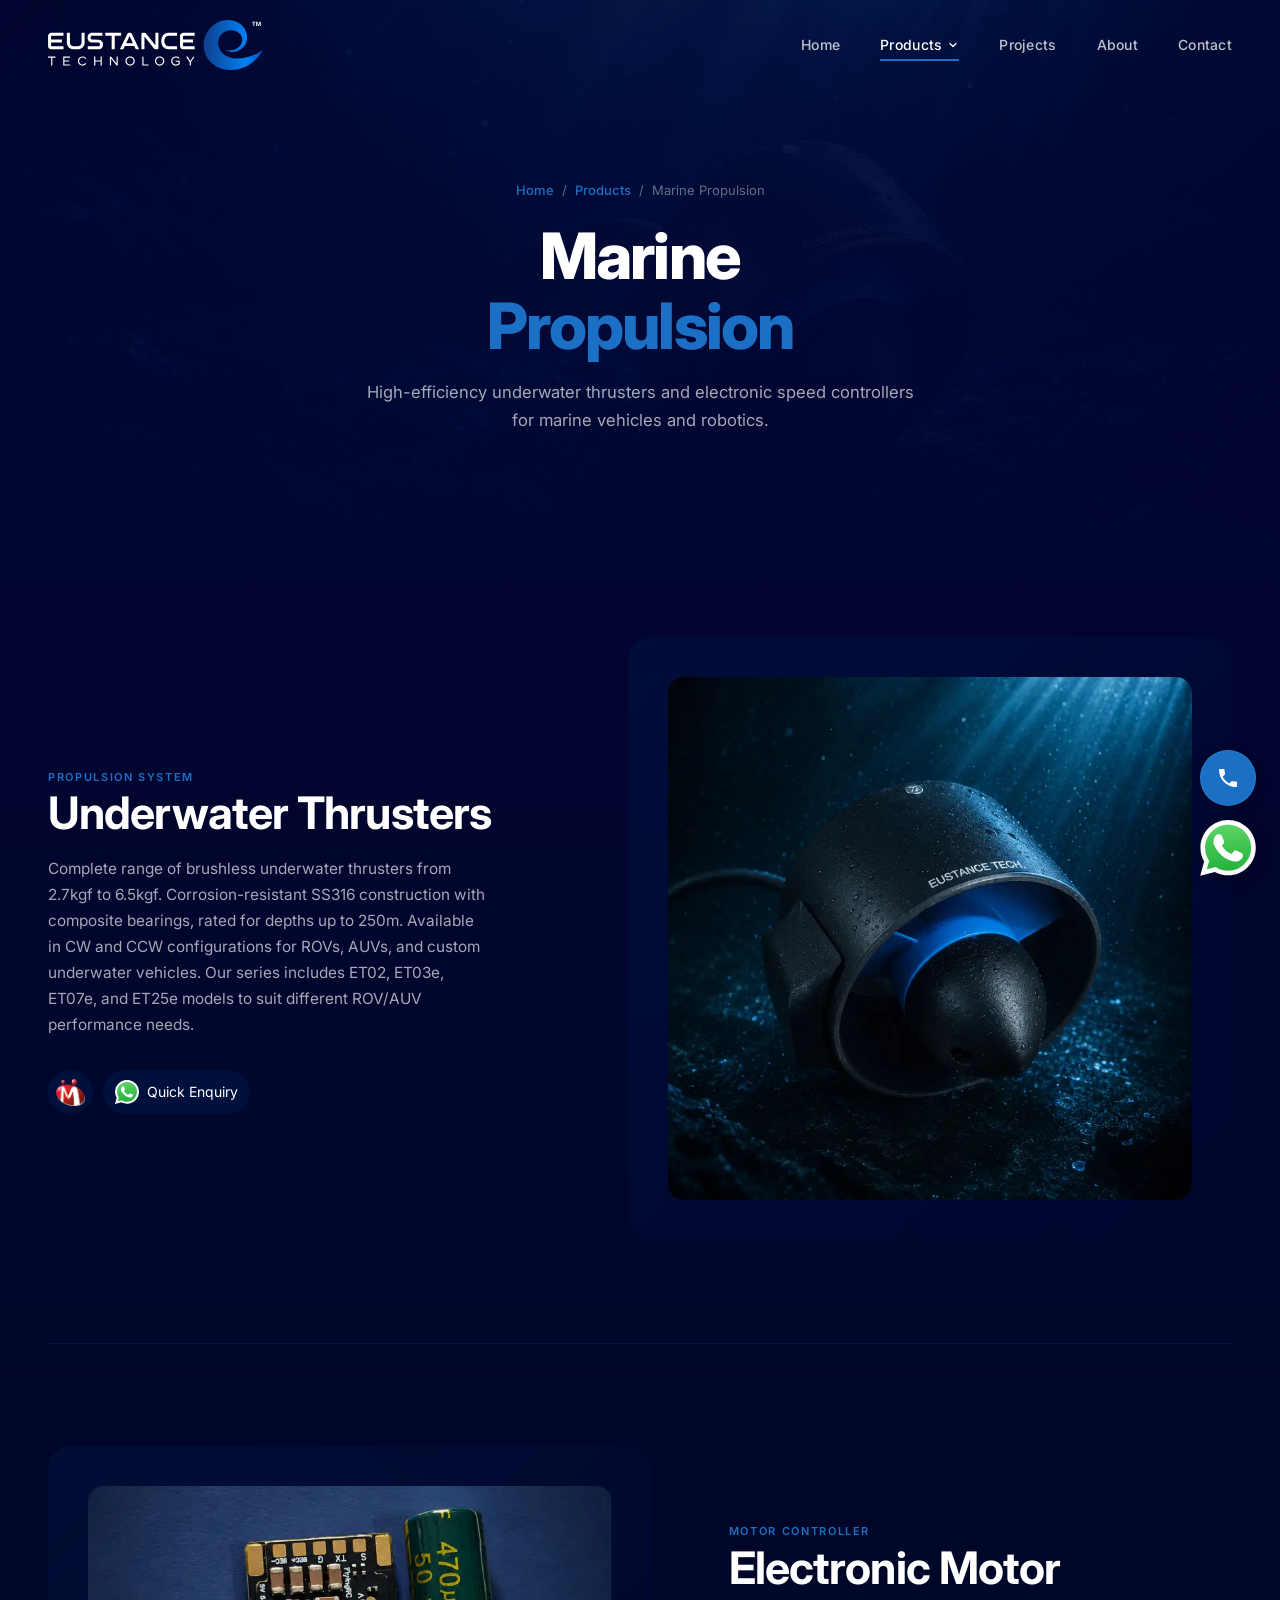
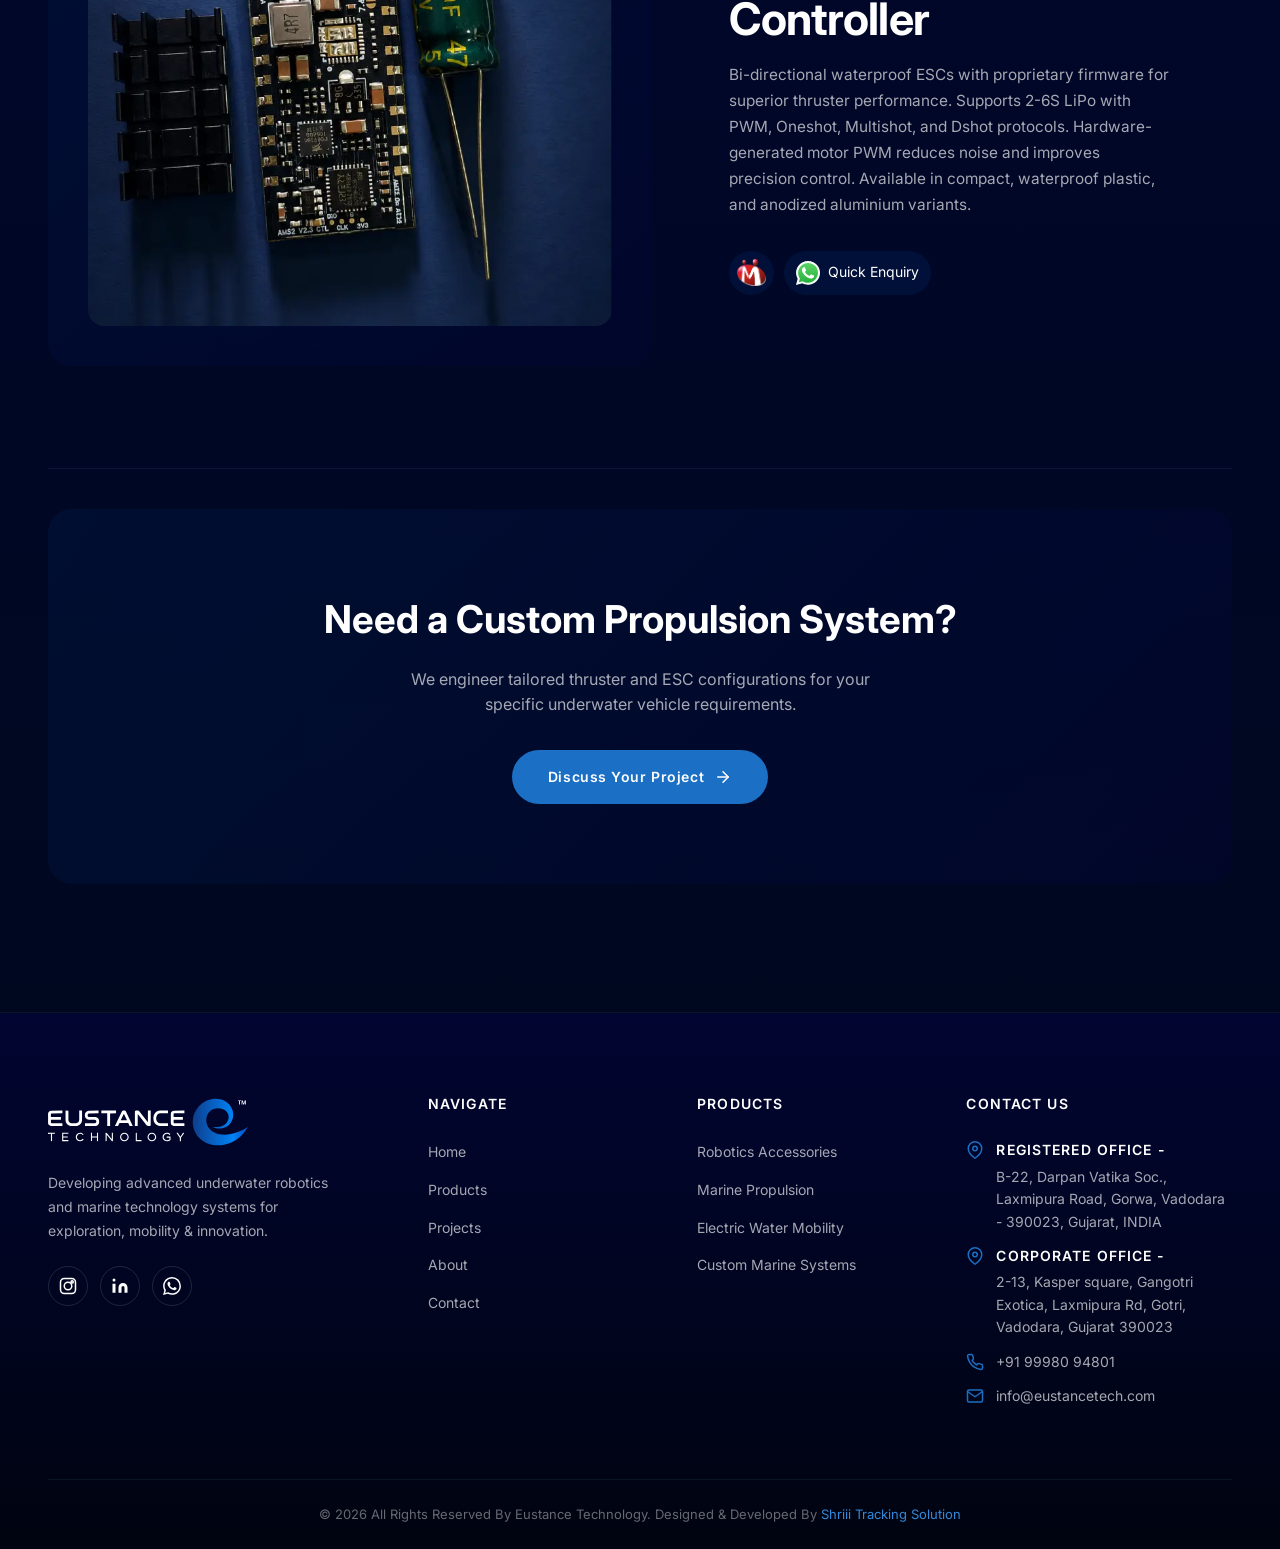
<file: products-marine-propulsion.html>
<!DOCTYPE html>

<html lang="en">

<head>
  <meta charset="utf-8" />
  <meta content="width=device-width, initial-scale=1.0" name="viewport" />
  <title>Marine Propulsion — Eustance Technology</title>
  <meta
    content="High-performance marine propulsion systems: underwater thrusters and waterproof ESC controllers by Eustance Technology."
    name="description" />
  <meta content="index, follow" name="robots" />
  <link href="images/Fevicon.png" rel="icon" type="image/png" />
  <!-- Preload images -->
  <link as="image" fetchpriority="high" href="images/EustanceLogoWhite.svg" rel="preload" type="image/svg+xml" />
  <link as="image" fetchpriority="high" href="images/category_propulsion.webp" rel="preload" type="image/webp" />
  <link as="image" fetchpriority="high" href="images/UnderwaterThrustersProductImage.webp" rel="preload"
    type="image/webp" />
  <link href="https://fonts.googleapis.com" rel="preconnect" />
  <link crossorigin="" href="https://fonts.gstatic.com" rel="preconnect" />
  <link href="https://cdn.jsdelivr.net/npm/aos@2.3.4/dist/aos.css" rel="stylesheet" />
  <link href="css/style.css" rel="stylesheet" />
  <link href="css/responsive.css" rel="stylesheet" />
  <link href="css/whatsapp-enquiry.css" rel="stylesheet" />
  <link as="style"
    href="https://fonts.googleapis.com/css2?family=Inter:wght@300;400;500;600;700;800;900&amp;display=swap"
    rel="preload" />
  <link href="https://fonts.googleapis.com/css2?family=Inter:wght@300;400;500;600;700;800;900&amp;display=swap"
    rel="stylesheet" />
  <link href="https://eustancetech.com/products-marine-propulsion.html" rel="canonical" />
  <meta content="summary_large_image" name="twitter:card" />
  <meta content="Marine Propulsion — Eustance Technology" name="twitter:title" />
  <meta
    content="High-performance marine propulsion systems: underwater thrusters and waterproof ESC controllers by Eustance Technology."
    name="twitter:description" />
  <meta content="https://eustancetech.com/images/hero_underwater_rov.webp" name="twitter:image" />
  <meta content="https://eustancetech.com/products-marine-propulsion.html" property="og:url" />
  <meta content="Marine Propulsion — Eustance Technology" property="og:title" />
  <meta
    content="High-performance marine propulsion systems: underwater thrusters and waterproof ESC controllers by Eustance Technology."
    property="og:description" />
  <meta content="website" property="og:type" />
  <meta content="https://eustancetech.com/images/hero_underwater_rov.webp" property="og:image" />
  <script type="application/ld+json">{
  "@context": "https://schema.org/",
  "@type": "Product",
  "name": "Marine Propulsion — Eustance Technology",
  "image": "https://eustancetech.com/images/hero_underwater_rov.webp",
  "description": "High-performance marine propulsion systems: underwater thrusters and waterproof ESC controllers by Eustance Technology.",
  "brand": {
    "@type": "Brand",
    "name": "Eustance Technology"
  },
  "offers": {
    "@type": "Offer",
    "url": "https://eustancetech.com/products-marine-propulsion.html",
    "priceCurrency": "INR",
    "price": "1000",
    "itemCondition": "https://schema.org/NewCondition",
    "availability": "https://schema.org/InStock"
  }
}</script>
  <style id="preloader-css">
    /* Preloader Critical CSS */
    #preloader {
      position: fixed;
      top: 0;
      left: 0;
      width: 100%;
      height: 100%;
      background-color: #010531;
      z-index: 999999;
      display: flex;
      align-items: center;
      justify-content: center;
      transition: opacity 0.4s ease, visibility 0.4s;
      opacity: 1;
      visibility: visible;
    }

    #preloader.loaded {
      opacity: 0;
      visibility: hidden;
    }

    body.preloader-active {
      overflow: hidden !important;
    }

    .loader {
      width: 50px;
      height: 50px;
      border: 5px solid rgba(27, 111, 196, 0.2);
      border-top-color: #1b6fc4;
      border-radius: 50%;
      animation: spin 1s linear infinite;
    }

    @keyframes spin {
      0% {
        transform: rotate(0deg);
      }

      100% {
        transform: rotate(360deg);
      }
    }
  </style>
</head>

<body>
  <div aria-hidden="true" id="preloader">
    <div class="loader"></div>
  </div>
  <script id="preloader-js">(function () {
      document.body.classList.add('preloader-active');
      function hidePreloader() {
        var preloader = document.getElementById('preloader');
        if (preloader) {
          preloader.classList.add('loaded');
          setTimeout(function () {
            preloader.style.display = 'none';
            document.body.classList.remove('preloader-active');
          }, 400);
        }
      }
      if (document.readyState === 'complete') {
        hidePreloader();
      } else {
        window.addEventListener('load', hidePreloader);
      }
    })();</script>
  <nav class="navbar scrolled" id="navbar">
    <div class="container"><a class="navbar-logo" href="index.html"><img alt="Eustance Technology" height="50"
          src="images/EustanceLogoWhite.svg" width="200" /></a>
      <div class="navbar-menu" id="navMenu"><a href="index.html">Home</a>
        <div class="nav-item"><a class="active" href="#">Products <svg class="chevron" fill="none" stroke="currentColor"
              stroke-linecap="round" stroke-linejoin="round" stroke-width="2.5" viewbox="0 0 24 24">
              <polyline points="6 9 12 15 18 9"></polyline>
            </svg></a>
          <div class="nav-dropdown">
            <a href="products-underwater-robotics-accessories.html">
              <svg class="drop-icon" height="24" style="enable-background:new 0 0 512 512" version="1.1"
                viewbox="0 0 465.502 465.502" width="24" x="0" xml:space="preserve" xmlns="http://www.w3.org/2000/svg"
                xmlns:xlink="http://www.w3.org/1999/xlink" y="0">
                <g>
                  <path class=""
                    d="M353.502 184.751h-96c-19.306 0-37.509 4.958-53.408 13.652v-.098l-90.958 49.346-8.34-25.019a32 32 0 0 0-30.358-21.881h-48.93c-5.46 0-9.317 5.35-7.589 10.53l23.156 69.47h88.426v16H16c-8.8 0-16 7.2-16 16s7.2 16 16 16h19.742l-17.823 53.47c-1.727 5.181 2.129 10.53 7.589 10.53h48.93a32 32 0 0 0 30.358-21.881l8.34-25.019 90.958 49.346v-.098c15.899 8.695 34.102 13.652 53.408 13.652h96c61.6 0 112-50.4 112-112 0-61.601-50.4-112-112-112zm-132 136c-13.255 0-24-10.745-24-24s10.745-24 24-24 24 10.745 24 24-10.745 24-24 24zm84 0c-13.255 0-24-10.745-24-24s10.745-24 24-24 24 10.745 24 24-10.745 24-24 24zm84 0c-13.255 0-24-10.745-24-24s10.745-24 24-24 24 10.745 24 24-10.745 24-24 24zM369.446 56.751c-8.806 0-15.944 7.138-15.944 15.943l-16 .057c-26.469 0-48 21.531-48 48v16h-32v32h96v-32h-32v-16c0-8.82 7.172-16 16-16h16c0 8.82 7.15 16 15.97 16h16.03v-64h-16.056z"
                    data-original="#000000" fill="currentColor" opacity="1"></path>
                </g>
              </svg>
              Underwater Robotics Accessories
            </a>
            <a href="products-marine-propulsion.html"><svg class="drop-icon" height="24"
                style="enable-background:new 0 0 512 512" version="1.1" viewbox="0 0 511.999 511.999" width="24" x="0"
                xml:space="preserve" xmlns="http://www.w3.org/2000/svg" xmlns:xlink="http://www.w3.org/1999/xlink"
                y="0">
                <g>
                  <circle class="" cx="273.975" cy="271.104" data-original="#000000" fill="currentColor" opacity="1"
                    r="76.728"></circle>
                  <path class=""
                    d="M208.953 52.316c-35.42 55.239-24.036 104.905-7.512 136.005 19.387-17.006 44.773-27.333 72.528-27.333 25.922 0 49.774 9.008 68.607 24.051 32.464-29.121 80.316-27.977 98.037-76.217 25.172-68.521-157.056-172.854-231.66-56.506zM495.957 324.196c-30.111-58.26-78.776-73.25-113.966-74.506a110.261 110.261 0 0 1 2.097 21.416c0 46.524-29.001 86.4-69.875 102.504 8.954 42.655-15.925 83.507 16.977 122.957 46.757 56.059 228.226-49.588 164.767-172.371zM163.852 271.107c0-5.572.42-11.048 1.222-16.401-41.415-13.574-64.354-55.544-114.969-46.775C-21.822 220.394-21.063 430.375 117 436.808c65.509 3.053 102.824-31.595 121.505-61.443-43.372-14.794-74.653-55.941-74.653-104.258z"
                    data-original="#000000" fill="currentColor" opacity="1"></path>
                </g>
              </svg>Marine Propulsion
            </a>
            <a href="products-electric-water-mobility.html"><svg class="drop-icon" height="24"
                style="enable-background:new 0 0 512 512" version="1.1" viewbox="0 0 64 64" width="24" x="0"
                xml:space="preserve" xmlns="http://www.w3.org/2000/svg" xmlns:xlink="http://www.w3.org/1999/xlink"
                y="0">
                <g>
                  <path
                    d="M22 46a1 1 0 0 0 2 0v-1h-2zM12 35c0-2.317 2.523-4 6-4h2v-4h-5a13.787 13.787 0 0 0-7.295 2.465C5.35 31.068 4 33.085 4 35c0 4.416 6.656 8 11 8h5v-4h-2c-3.477 0-6-1.683-6-4zm-2 1H6v-2h4z"
                    data-original="#000000" fill="currentColor" opacity="1"></path>
                  <path d="M14 35c0 .983 1.5 2 4 2h4a2 2 0 0 0 0-4h-4c-2.5 0-4 1.017-4 2z" data-original="#000000"
                    fill="currentColor" opacity="1"></path>
                  <path
                    d="M22 31a4 4 0 0 1 0 8v4h14V27H22zm6-2h6v2h-6zM33 19h-1.829A3.016 3.016 0 0 0 33 20.829zM43.707 26.707A1 1 0 0 1 43 27h-5v2h7v2h-7v3h12v2H38v3h7v2h-7v2h5a1 1 0 0 1 .707.293l5 5A8.625 8.625 0 0 0 54 50.942V19.058a8.625 8.625 0 0 0-5.293 2.649zM56 19h4v32h-4zM34 13H23a7.008 7.008 0 0 0-7 7v5h4v-5a3 3 0 0 1 3-3h11a2 2 0 0 0 0-4z"
                    data-original="#000000" fill="currentColor" opacity="1"></path>
                </g>
              </svg>Electric Water Mobility
            </a>
            <div class="drop-divider"></div>
            <a href="products-custom-marine-systems.html"><svg class="drop-icon" fill="none" stroke="currentColor"
                stroke-linecap="round" stroke-linejoin="round" stroke-width="2" viewbox="0 0 24 24">
                <path
                  d="M14.7 6.3a1 1 0 0 0 0 1.4l1.6 1.6a1 1 0 0 0 1.4 0l3.77-3.77a6 6 0 0 1-7.94 7.94l-6.91 6.91a2.12 2.12 0 0 1-3-3l6.91-6.91a6 6 0 0 1 7.94-7.94l-3.76 3.76z">
                </path>
              </svg>Custom Marine Systems</a>
          </div>
        </div><a href="projects.html">Projects</a><a href="about.html">About</a><a href="contact.html">Contact</a>
      </div><button aria-label="Toggle navigation" class="navbar-toggle"
        id="navToggle"><span></span><span></span><span></span></button>
    </div>
  </nav>
  <main>
    <section class="page-banner">
      <div class="page-banner-bg"><img alt="Marine Propulsion" height="600" src="images/category_propulsion.webp"
          width="800" /></div>
      <div class="page-banner-overlay"></div>
      <div class="container" data-aos="fade-up">
        <div class="breadcrumb"><a href="index.html">Home</a><span class="separator">/</span><a
            href="#">Products</a><span class="separator">/</span><span>Marine Propulsion</span></div>
        <h1>Marine<br /><span class="accent-text">Propulsion</span></h1>
        <p>High-efficiency underwater thrusters and electronic speed controllers for marine vehicles and robotics.</p>
      </div>
    </section>
    <section class="section section-darker pt-0">
      <div class="container">
        <!-- Underwater Thrusters -->
        <div class="product-showcase" data-aos="fade-up">
          <div class="product-info">
            <span class="product-tag">Propulsion System</span>
            <h3>Underwater Thrusters</h3>
            <p>Complete range of brushless underwater thrusters from 2.7kgf to 6.5kgf. Corrosion-resistant SS316
              construction with composite bearings, rated for depths up to 250m. Available in CW and CCW configurations
              for ROVs, AUVs, and custom underwater vehicles. Our series includes ET02, ET03e, ET07e, and ET25e models
              to
              suit different ROV/AUV performance needs.</p>
            <div class="buttonsGroup">
              <a aria-label="IndiaMart Store" class="IndiaMartBtn" href="https://www.indiamart.com/eustance-technology/"
                target="_blank" title="IndiaMart Store"><img alt="Indiamart" height="24" loading="lazy"
                  src="images/IndiaMartLogo.webp" width="24px" /></a>
              <a class="WhatsappEnquiry" href="" target="_blank"><svg height="28" viewbox="0 0 256 258" width="24"
                  xmlns="http://www.w3.org/2000/svg">
                  <defs>
                    <lineargradient id="SVGK3KZq49U" x1="50%" x2="50%" y1="100%" y2="0%">
                      <stop offset="0%" stop-color="#1faf38"></stop>
                      <stop offset="100%" stop-color="#60d669"></stop>
                    </lineargradient>
                    <lineargradient id="SVGefMkoEOd" x1="50%" x2="50%" y1="100%" y2="0%">
                      <stop offset="0%" stop-color="#f9f9f9"></stop>
                      <stop offset="100%" stop-color="#fff"></stop>
                    </lineargradient>
                  </defs>
                  <path
                    d="M5.463 127.456c-.006 21.677 5.658 42.843 16.428 61.499L4.433 252.697l65.232-17.104a123 123 0 0 0 58.8 14.97h.054c67.815 0 123.018-55.183 123.047-123.01c.013-32.867-12.775-63.773-36.009-87.025c-23.23-23.25-54.125-36.061-87.043-36.076c-67.823 0-123.022 55.18-123.05 123.004"
                    fill="url(#SVGK3KZq49U)"></path>
                  <path
                    d="M1.07 127.416c-.007 22.457 5.86 44.38 17.014 63.704L0 257.147l67.571-17.717c18.618 10.151 39.58 15.503 60.91 15.511h.055c70.248 0 127.434-57.168 127.464-127.423c.012-34.048-13.236-66.065-37.3-90.15C194.633 13.286 162.633.014 128.536 0C58.276 0 1.099 57.16 1.071 127.416m40.24 60.376l-2.523-4.005c-10.606-16.864-16.204-36.352-16.196-56.363C22.614 69.029 70.138 21.52 128.576 21.52c28.3.012 54.896 11.044 74.9 31.06c20.003 20.018 31.01 46.628 31.003 74.93c-.026 58.395-47.551 105.91-105.943 105.91h-.042c-19.013-.01-37.66-5.116-53.922-14.765l-3.87-2.295l-40.098 10.513z"
                    fill="url(#SVGefMkoEOd)"></path>
                  <path
                    d="M96.678 74.148c-2.386-5.303-4.897-5.41-7.166-5.503c-1.858-.08-3.982-.074-6.104-.074c-2.124 0-5.575.799-8.492 3.984c-2.92 3.188-11.148 10.892-11.148 26.561s11.413 30.813 13.004 32.94c1.593 2.123 22.033 35.307 54.405 48.073c26.904 10.609 32.379 8.499 38.218 7.967c5.84-.53 18.844-7.702 21.497-15.139c2.655-7.436 2.655-13.81 1.859-15.142c-.796-1.327-2.92-2.124-6.105-3.716s-18.844-9.298-21.763-10.361c-2.92-1.062-5.043-1.592-7.167 1.597c-2.124 3.184-8.223 10.356-10.082 12.48c-1.857 2.129-3.716 2.394-6.9.801c-3.187-1.598-13.444-4.957-25.613-15.806c-9.468-8.442-15.86-18.867-17.718-22.056c-1.858-3.184-.199-4.91 1.398-6.497c1.431-1.427 3.186-3.719 4.78-5.578c1.588-1.86 2.118-3.187 3.18-5.311c1.063-2.126.531-3.986-.264-5.579c-.798-1.593-6.987-17.343-9.819-23.64"
                    fill="#fff"></path>
                </svg> Quick Enquiry</a>
            </div>
          </div>
          <div class="product-visual">
            <div class="product-visual-glow"></div>
            <div class="product-visual-inner"><img alt="Underwater Thruster" height="800" loading="lazy"
                src="images/UnderwaterThrustersProductImage.webp" width="800" /></div>
          </div>
        </div>
        <!-- ESCs -->
        <div class="product-showcase reverse" data-aos="fade-up">
          <div class="product-info">
            <span class="product-tag">Motor Controller</span>
            <h3>Electronic Motor Controller</h3>
            <p>Bi-directional waterproof ESCs with proprietary firmware for superior thruster performance. Supports 2-6S
              LiPo with PWM, Oneshot, Multishot, and Dshot protocols. Hardware-generated motor PWM reduces noise and
              improves precision control. Available in compact, waterproof plastic, and anodized aluminium variants.</p>
            <div class="buttonsGroup">
              <a aria-label="IndiaMart Store" class="IndiaMartBtn" href="https://www.indiamart.com/eustance-technology/"
                target="_blank" title="IndiaMart Store"><img alt="Indiamart" height="24" loading="lazy"
                  src="images/IndiaMartLogo.webp" width="24px" /></a>
              <a class="WhatsappEnquiry" href="" target="_blank"><svg height="28" viewbox="0 0 256 258" width="24"
                  xmlns="http://www.w3.org/2000/svg">
                  <defs>
                    <lineargradient id="SVGK3KZq49U" x1="50%" x2="50%" y1="100%" y2="0%">
                      <stop offset="0%" stop-color="#1faf38"></stop>
                      <stop offset="100%" stop-color="#60d669"></stop>
                    </lineargradient>
                    <lineargradient id="SVGefMkoEOd" x1="50%" x2="50%" y1="100%" y2="0%">
                      <stop offset="0%" stop-color="#f9f9f9"></stop>
                      <stop offset="100%" stop-color="#fff"></stop>
                    </lineargradient>
                  </defs>
                  <path
                    d="M5.463 127.456c-.006 21.677 5.658 42.843 16.428 61.499L4.433 252.697l65.232-17.104a123 123 0 0 0 58.8 14.97h.054c67.815 0 123.018-55.183 123.047-123.01c.013-32.867-12.775-63.773-36.009-87.025c-23.23-23.25-54.125-36.061-87.043-36.076c-67.823 0-123.022 55.18-123.05 123.004"
                    fill="url(#SVGK3KZq49U)"></path>
                  <path
                    d="M1.07 127.416c-.007 22.457 5.86 44.38 17.014 63.704L0 257.147l67.571-17.717c18.618 10.151 39.58 15.503 60.91 15.511h.055c70.248 0 127.434-57.168 127.464-127.423c.012-34.048-13.236-66.065-37.3-90.15C194.633 13.286 162.633.014 128.536 0C58.276 0 1.099 57.16 1.071 127.416m40.24 60.376l-2.523-4.005c-10.606-16.864-16.204-36.352-16.196-56.363C22.614 69.029 70.138 21.52 128.576 21.52c28.3.012 54.896 11.044 74.9 31.06c20.003 20.018 31.01 46.628 31.003 74.93c-.026 58.395-47.551 105.91-105.943 105.91h-.042c-19.013-.01-37.66-5.116-53.922-14.765l-3.87-2.295l-40.098 10.513z"
                    fill="url(#SVGefMkoEOd)"></path>
                  <path
                    d="M96.678 74.148c-2.386-5.303-4.897-5.41-7.166-5.503c-1.858-.08-3.982-.074-6.104-.074c-2.124 0-5.575.799-8.492 3.984c-2.92 3.188-11.148 10.892-11.148 26.561s11.413 30.813 13.004 32.94c1.593 2.123 22.033 35.307 54.405 48.073c26.904 10.609 32.379 8.499 38.218 7.967c5.84-.53 18.844-7.702 21.497-15.139c2.655-7.436 2.655-13.81 1.859-15.142c-.796-1.327-2.92-2.124-6.105-3.716s-18.844-9.298-21.763-10.361c-2.92-1.062-5.043-1.592-7.167 1.597c-2.124 3.184-8.223 10.356-10.082 12.48c-1.857 2.129-3.716 2.394-6.9.801c-3.187-1.598-13.444-4.957-25.613-15.806c-9.468-8.442-15.86-18.867-17.718-22.056c-1.858-3.184-.199-4.91 1.398-6.497c1.431-1.427 3.186-3.719 4.78-5.578c1.588-1.86 2.118-3.187 3.18-5.311c1.063-2.126.531-3.986-.264-5.579c-.798-1.593-6.987-17.343-9.819-23.64"
                    fill="#fff"></path>
                </svg> Quick Enquiry</a>
            </div>
          </div>
          <div class="product-visual">
            <div class="product-visual-glow"></div>
            <div class="product-visual-inner"><img alt="Electronic Speed Controller" height="800" loading="lazy"
                src="images/WaterproofESCsProduct.webp" width="800" /></div>
          </div>
        </div>
        <div class="category-cta" data-aos="fade-up">
          <h3>Need a Custom Propulsion System?</h3>
          <p>We engineer tailored thruster and ESC configurations for your specific underwater vehicle requirements.</p>
          <a class="btn-primary" href="contact.html">Discuss Your Project <svg fill="none" height="18"
              stroke="currentColor" stroke-linecap="round" stroke-linejoin="round" stroke-width="2" viewbox="0 0 24 24"
              width="18">
              <path d="M5 12h14"></path>
              <path d="m12 5 7 7-7 7"></path>
            </svg></a>
        </div>
      </div>
    </section>
  </main>
  <footer class="footer" id="footer">
    <div class="container">
      <div class="footer-grid">
        <div class="footer-brand"><img alt="Eustance Technology" height="50" loading="lazy"
            src="images/EustanceLogoWhite.svg" width="200" />
          <p>Developing advanced underwater robotics and marine technology systems for exploration, mobility &amp;
            innovation.</p>
          <div class="footer-social"> <a aria-label="Instagram" href="https://www.instagram.com/eustancetech/"
              rel="noopener" target="_blank"><svg fill="none" stroke="currentColor" stroke-linecap="round"
                stroke-linejoin="round" stroke-width="2" viewbox="0 0 24 24">
                <rect height="20" rx="5" width="20" x="2" y="2"></rect>
                <circle cx="12" cy="12" r="5"></circle>
                <circle cx="17.5" cy="6.5" r="1.5"></circle>
              </svg></a><a aria-label="LinkedIn" href="https://www.linkedin.com/company/eustance-technology/people/"
              rel="noopener" target="_blank"><svg fill="currentColor" viewbox="0 0 24 24">
                <path d="M16 8a6 6 0 0 1 6 6v7h-4v-7a2 2 0 0 0-4 0v7h-4v-7a6 6 0 0 1 6-6z"></path>
                <rect height="12" width="4" x="2" y="9"></rect>
                <circle cx="4" cy="4" r="2"></circle>
              </svg></a><a aria-label="WhatsApp" href="https://api.whatsapp.com/send?phone=919998094801" rel="noopener"
              target="_blank"><svg fill="currentColor" viewbox="0 0 24 24">
                <path
                  d="M17.472 14.382c-.297-.149-1.758-.867-2.03-.967-.273-.099-.471-.148-.67.15-.197.297-.767.966-.94 1.164-.173.199-.347.223-.644.075-.297-.15-1.255-.463-2.39-1.475-.883-.788-1.48-1.761-1.653-2.059-.173-.297-.018-.458.13-.606.134-.133.298-.347.446-.52.149-.174.198-.298.298-.497.099-.198.05-.371-.025-.52-.075-.149-.669-1.612-.916-2.207-.242-.579-.487-.5-.669-.51-.173-.008-.371-.01-.57-.01-.198 0-.52.074-.792.372-.272.297-1.04 1.016-1.04 2.479 0 1.462 1.065 2.875 1.213 3.074.149.198 2.096 3.2 5.077 4.487.709.306 1.262.489 1.694.625.712.227 1.36.195 1.871.118.571-.085 1.758-.719 2.006-1.413.248-.694.248-1.289.173-1.413-.074-.124-.272-.198-.57-.347m-5.421 7.403h-.004a9.87 9.87 0 0 1-5.031-1.378l-.361-.214-3.741.982.998-3.648-.235-.374a9.86 9.86 0 0 1-1.51-5.26c.001-5.45 4.436-9.884 9.888-9.884 2.64 0 5.122 1.03 6.988 2.898a9.825 9.825 0 0 1 2.893 6.994c-.003 5.45-4.437 9.884-9.885 9.884m8.413-18.297A11.815 11.815 0 0 0 12.05 0C5.495 0 .16 5.335.157 11.892c0 2.096.547 4.142 1.588 5.945L.057 24l6.305-1.654a11.882 11.882 0 0 0 5.683 1.448h.005c6.554 0 11.89-5.335 11.893-11.893a11.821 11.821 0 0 0-3.48-8.413z">
                </path>
              </svg></a></div>
        </div>
        <div class="footer-col">
          <h4>Navigate</h4>
          <ul>
            <li><a href="index.html">Home</a></li>
            <li><a href="products-underwater-robotics-accessories.html">Products</a></li>
            <li><a href="projects.html">Projects</a></li>
            <li><a href="about.html">About</a></li>
            <li><a href="contact.html">Contact</a></li>
          </ul>
        </div>
        <div class="footer-col">
          <h4>Products</h4>
          <ul>
            <li><a href="products-underwater-robotics-accessories.html">Robotics Accessories</a></li>
            <li><a href="products-marine-propulsion.html">Marine Propulsion</a></li>
            <li><a href="products-electric-water-mobility.html">Electric Water Mobility</a></li>
            <li><a href="products-custom-marine-systems.html">Custom Marine Systems</a></li>
          </ul>
        </div>
        <div class="footer-col">
          <h4>Contact Us</h4>
          <ul class="footer-contact">
            <li><svg fill="none" stroke="currentColor" stroke-linecap="round" stroke-linejoin="round" stroke-width="2"
                viewbox="0 0 24 24">
                <path d="M21 10c0 7-9 13-9 13s-9-6-9-13a9 9 0 0 1 18 0z"></path>
                <circle cx="12" cy="10" r="3"></circle>
              </svg><a href="https://maps.app.goo.gl/FPwgWkcQc4uLMn7A6" target="_blank">
                <b class="footerHead">Registered Office -</b><br />
                B-22, Darpan Vatika Soc., Laxmipura Road, Gorwa, Vadodara - 390023, Gujarat, INDIA</a></li>
            <li><svg fill="none" stroke="currentColor" stroke-linecap="round" stroke-linejoin="round" stroke-width="2"
                viewbox="0 0 24 24">
                <path d="M21 10c0 7-9 13-9 13s-9-6-9-13a9 9 0 0 1 18 0z"></path>
                <circle cx="12" cy="10" r="3"></circle>
              </svg><a href="https://maps.app.goo.gl/cX5N55SwhgvTesTt9" target="_blank">
                <b class="footerHead">Corporate Office -</b><br />
                2-13, Kasper square, Gangotri Exotica, Laxmipura Rd, Gotri, Vadodara, Gujarat 390023</a></li>
            <li><svg fill="none" stroke="currentColor" stroke-linecap="round" stroke-linejoin="round" stroke-width="2"
                viewbox="0 0 24 24">
                <path
                  d="M22 16.92v3a2 2 0 0 1-2.18 2 19.79 19.79 0 0 1-8.63-3.07 19.5 19.5 0 0 1-6-6 19.79 19.79 0 0 1-3.07-8.67A2 2 0 0 1 4.11 2h3a2 2 0 0 1 2 1.72c.127.96.361 1.903.7 2.81a2 2 0 0 1-.45 2.11L8.09 9.91a16 16 0 0 0 6 6l1.27-1.27a2 2 0 0 1 2.11-.45c.907.339 1.85.573 2.81.7A2 2 0 0 1 22 16.92z">
                </path>
              </svg><a href="tel:+919998094801">+91 99980 94801</a></li>
            <li><svg fill="none" stroke="currentColor" stroke-linecap="round" stroke-linejoin="round" stroke-width="2"
                viewbox="0 0 24 24">
                <path d="M4 4h16c1.1 0 2 .9 2 2v12c0 1.1-.9 2-2 2H4c-1.1 0-2-.9-2-2V6c0-1.1.9-2 2-2z"></path>
                <polyline points="22,6 12,13 2,6"></polyline>
              </svg><a href="mailto:info@eustancetech.com">info@eustancetech.com</a></li>
          </ul>
        </div>
      </div>
      <div class="footer-bottom">
        <p>© <span class="footer-year"></span> All Rights Reserved By Eustance Technology. Designed &amp; Developed By
          <a href="https://shriiitrackingsolution.in/" rel="noopener" style="color: #3288d9;"
            target="_blank">Shriii Tracking Solution</a>
        </p>
      </div>
    </div>
  </footer>
  <script defer="defer" src="https://cdn.jsdelivr.net/npm/aos@2.3.4/dist/aos.js"></script>
  <script defer="defer" src="js/script.js"></script>
  <script defer="defer" src="js/whatsapp-enquiry.js"></script>
</body>

</html>
</file>
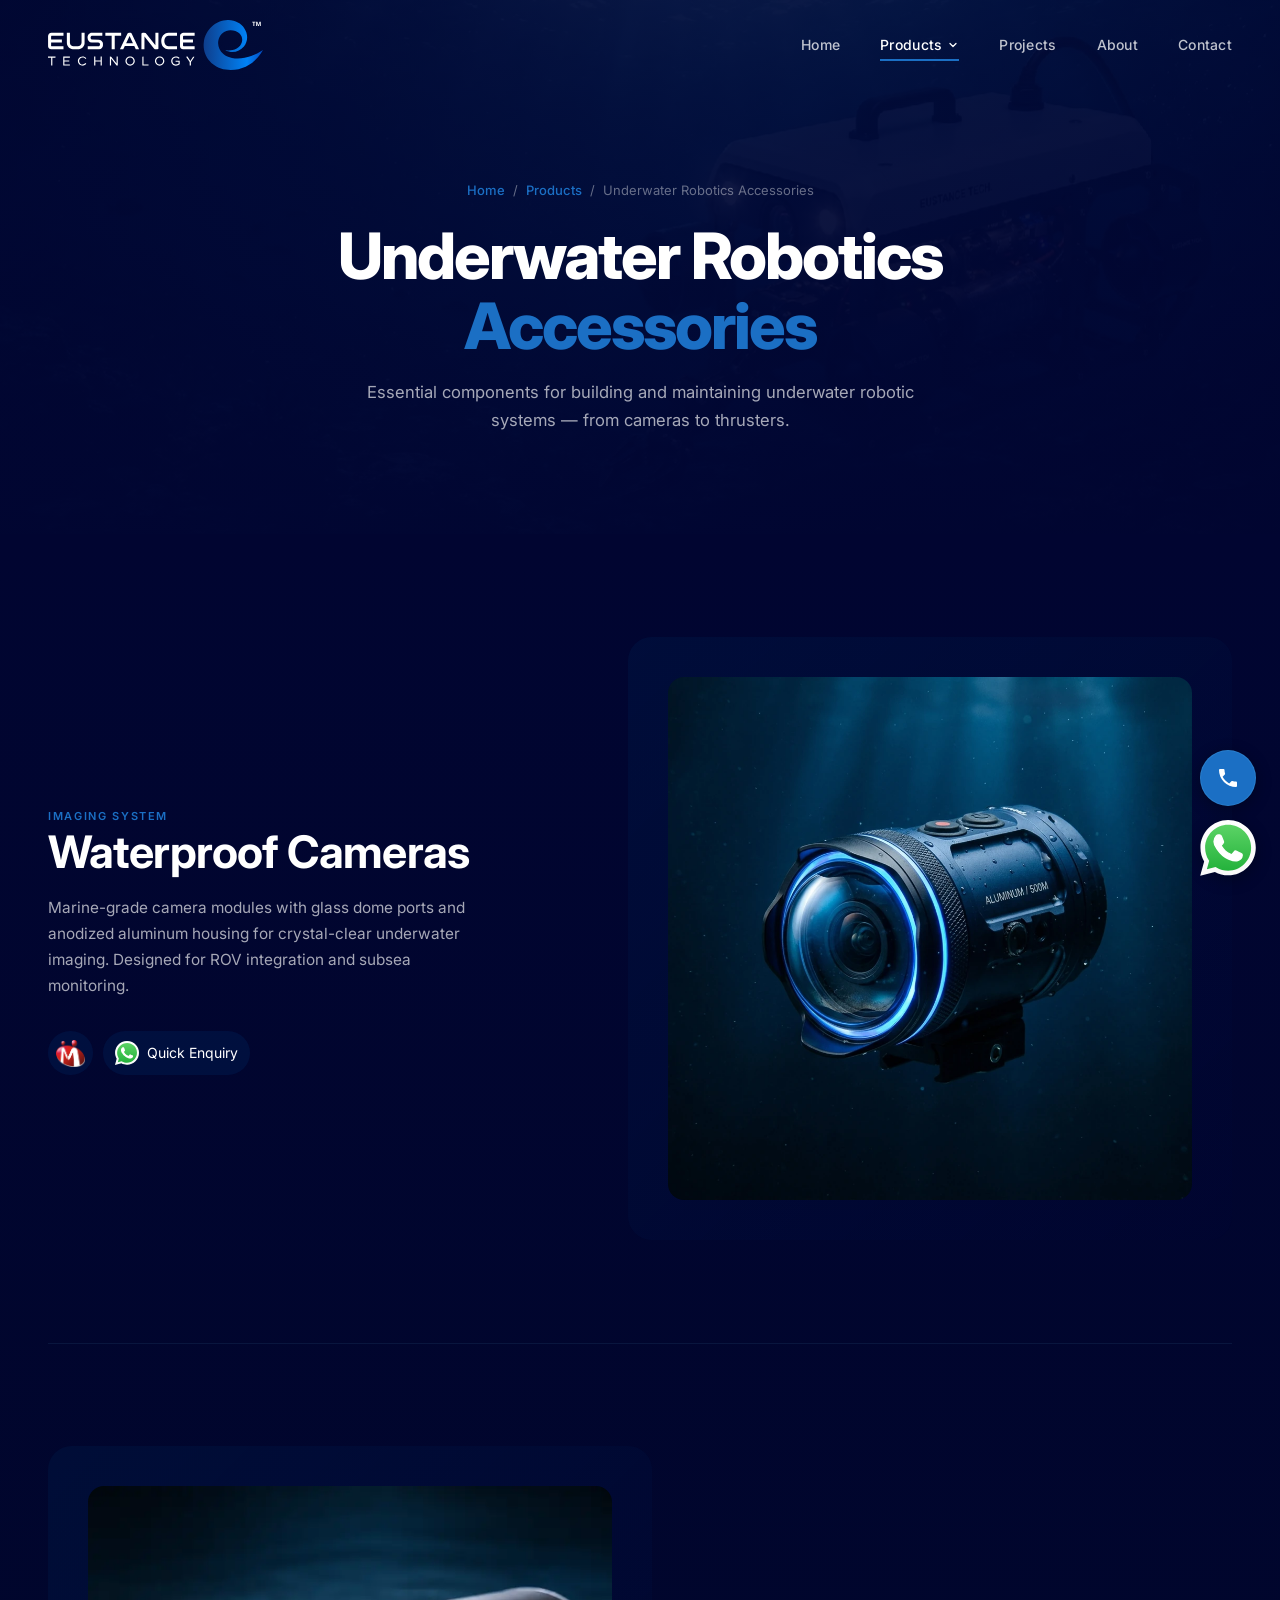
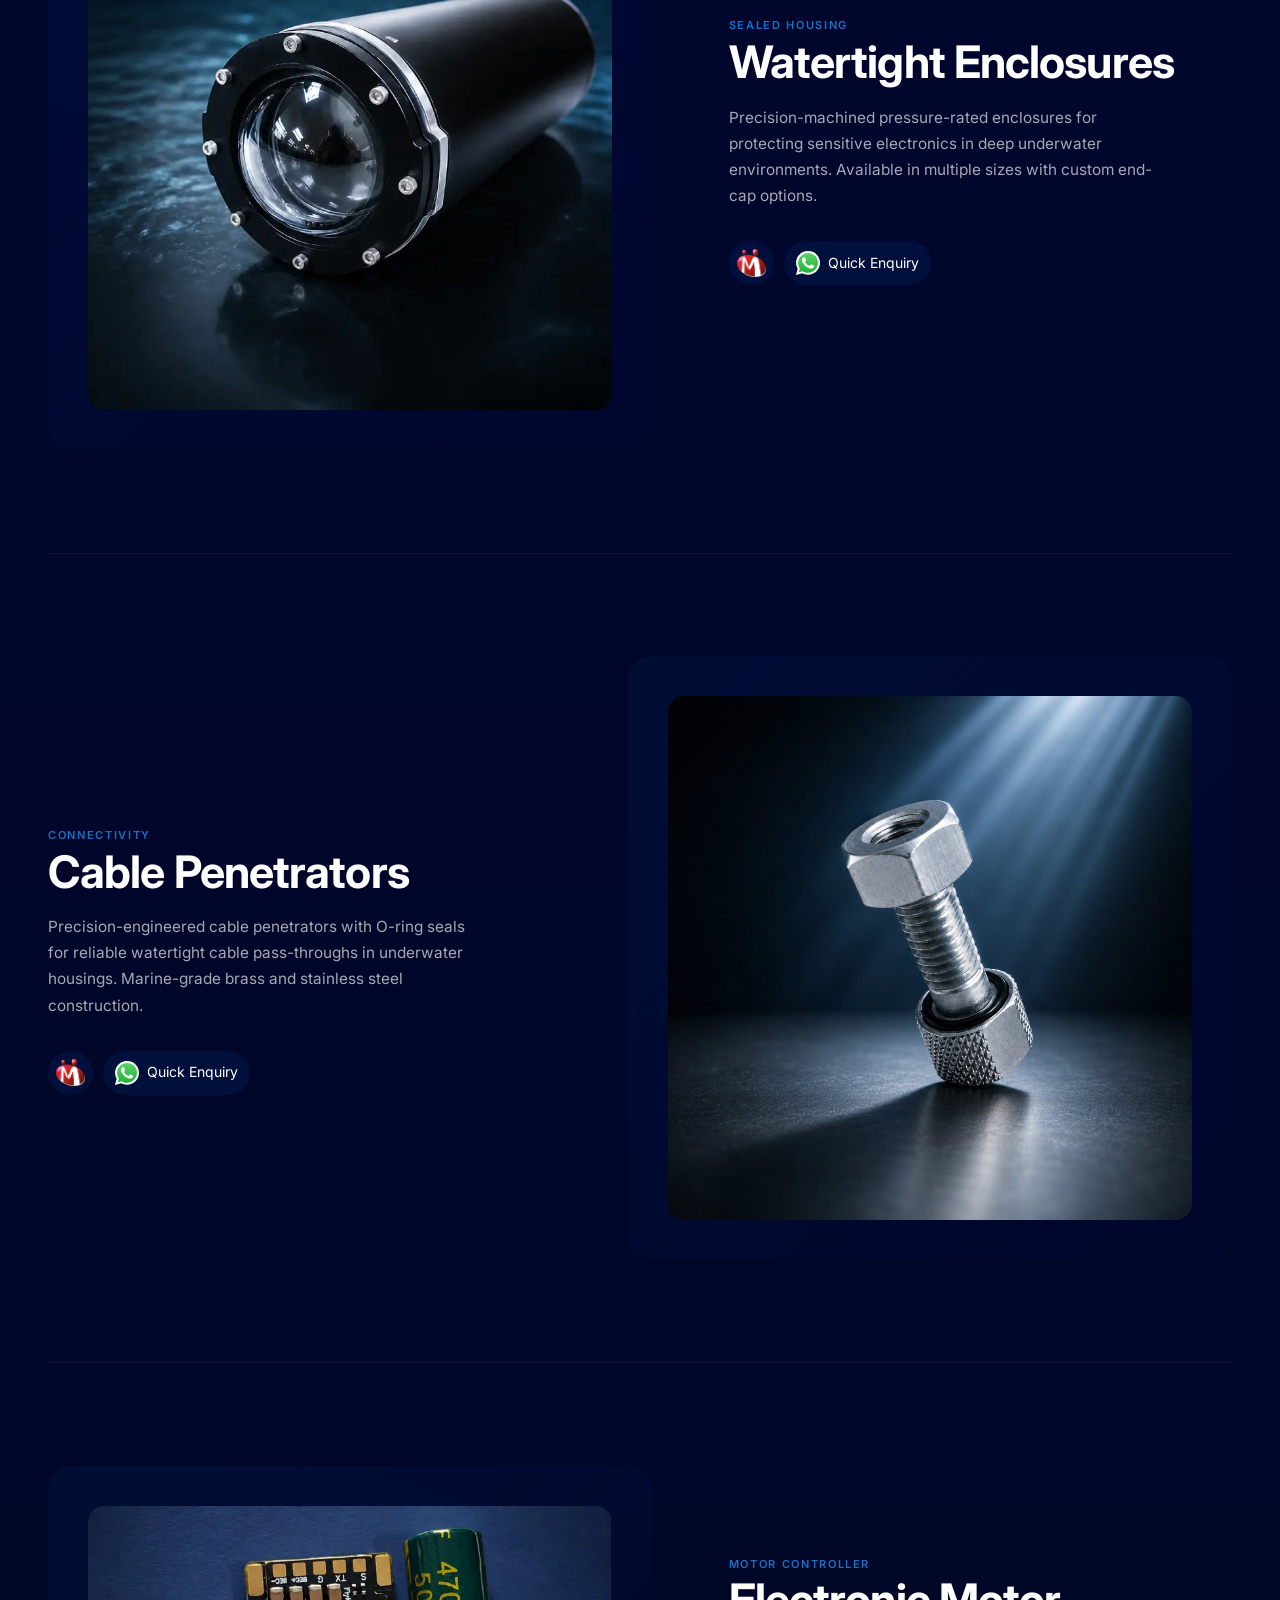
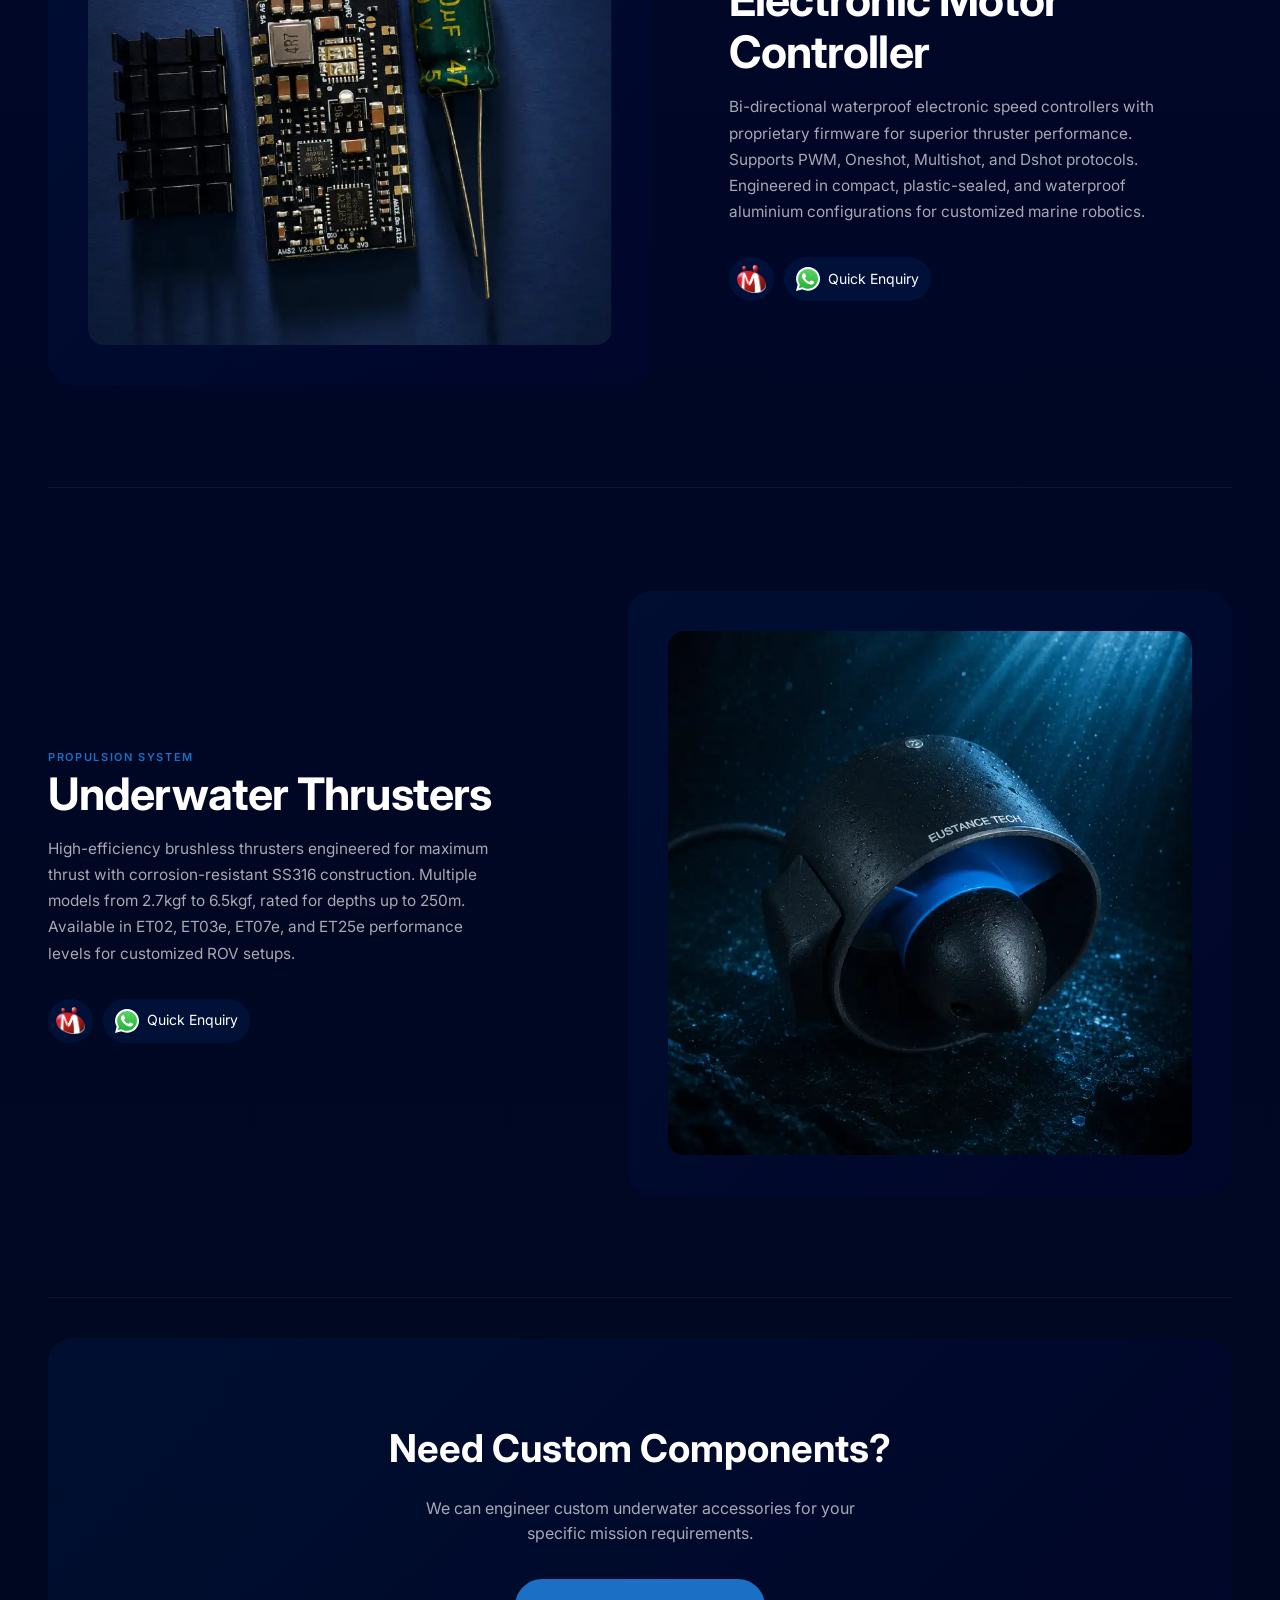
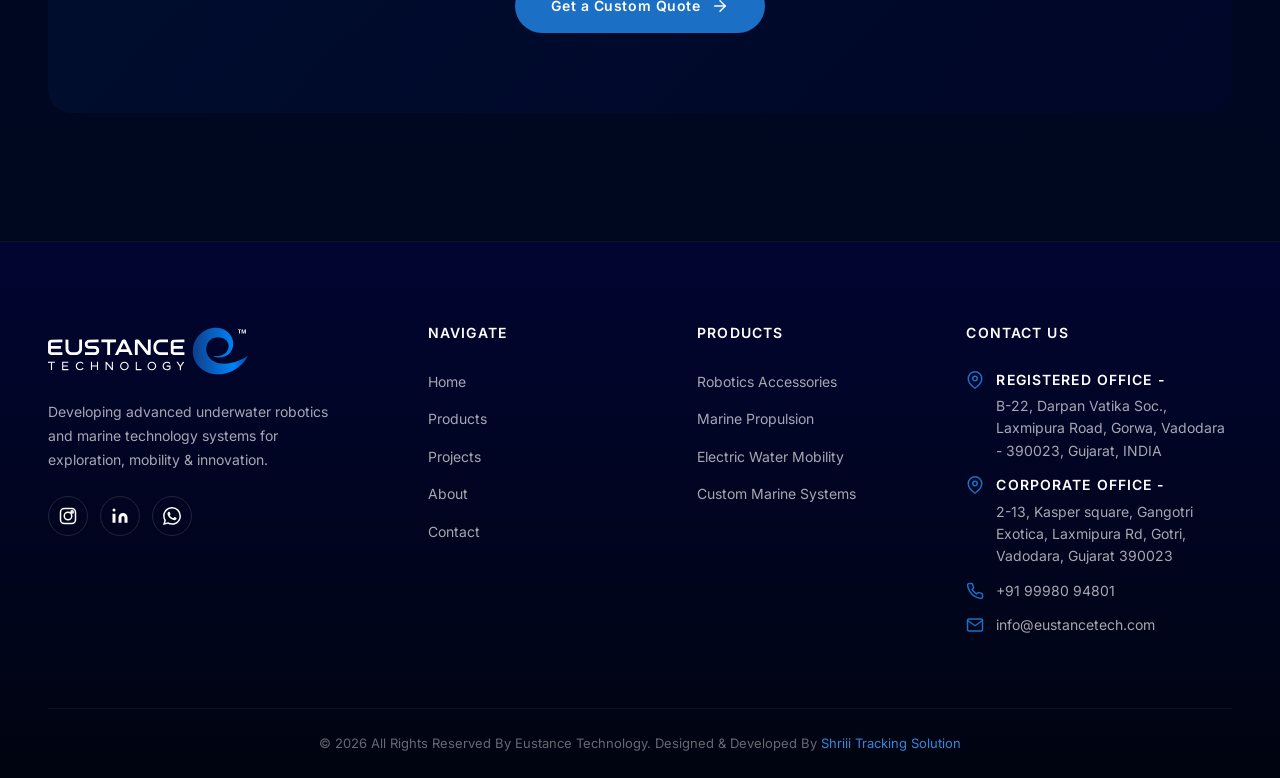
<file: products-underwater-robotics-accessories.html>
<!DOCTYPE html>

<html lang="en">

<head>
  <meta charset="utf-8" />
  <meta content="width=device-width, initial-scale=1.0" name="viewport" />
  <title>Underwater Robotics Accessories — Eustance Technology</title>
  <meta
    content="Premium underwater robotics accessories: waterproof cameras, watertight enclosures, cable penetrators, waterproof ESCs, and underwater thrusters by Eustance Technology."
    name="description" />
  <meta content="index, follow" name="robots" />
  <link href="images/Fevicon.png" rel="icon" type="image/png" />
  <!-- Preload images -->
  <link as="image" fetchpriority="high" href="images/EustanceLogoWhite.svg" rel="preload" type="image/svg+xml" />
  <link as="image" fetchpriority="high" href="images/product_camera.webp" rel="preload" type="image/png" />
  <link as="image" fetchpriority="high" href="images/category_robotics.webp" rel="preload" type="image/webp" />
  <link href="https://fonts.googleapis.com" rel="preconnect" />
  <link crossorigin="" href="https://fonts.gstatic.com" rel="preconnect" />
  <link href="https://cdn.jsdelivr.net/npm/aos@2.3.4/dist/aos.css" rel="stylesheet" />
  <link href="css/style.css" rel="stylesheet" />
  <link href="css/responsive.css" rel="stylesheet" />
  <link href="css/whatsapp-enquiry.css" rel="stylesheet" />
  <link as="style"
    href="https://fonts.googleapis.com/css2?family=Inter:wght@300;400;500;600;700;800;900&amp;display=swap"
    rel="preload" />
  <link href="https://fonts.googleapis.com/css2?family=Inter:wght@300;400;500;600;700;800;900&amp;display=swap"
    rel="stylesheet" />
  <link href="https://eustancetech.com/products-underwater-robotics-accessories.html" rel="canonical" />
  <meta content="summary_large_image" name="twitter:card" />
  <meta content="Underwater Robotics Accessories — Eustance Technology" name="twitter:title" />
  <meta
    content="Premium underwater robotics accessories: waterproof cameras, watertight enclosures, cable penetrators, waterproof ESCs, and underwater thrusters by Eustance Technology."
    name="twitter:description" />
  <meta content="https://eustancetech.com/images/hero_underwater_rov.webp" name="twitter:image" />
  <meta content="https://eustancetech.com/products-underwater-robotics-accessories.html" property="og:url" />
  <meta content="Underwater Robotics Accessories — Eustance Technology" property="og:title" />
  <meta
    content="Premium underwater robotics accessories: waterproof cameras, watertight enclosures, cable penetrators, waterproof ESCs, and underwater thrusters by Eustance Technology."
    property="og:description" />
  <meta content="website" property="og:type" />
  <meta content="https://eustancetech.com/images/hero_underwater_rov.webp" property="og:image" />
  <script type="application/ld+json">{
  "@context": "https://schema.org/",
  "@type": "Product",
  "name": "Underwater Robotics Accessories — Eustance Technology",
  "image": "https://eustancetech.com/images/hero_underwater_rov.webp",
  "description": "Premium underwater robotics accessories: waterproof cameras, watertight enclosures, cable penetrators, waterproof ESCs, and underwater thrusters by Eustance Technology.",
  "brand": {
    "@type": "Brand",
    "name": "Eustance Technology"
  },
  "offers": {
    "@type": "Offer",
    "url": "https://eustancetech.com/products-underwater-robotics-accessories.html",
    "priceCurrency": "INR",
    "price": "1000",
    "itemCondition": "https://schema.org/NewCondition",
    "availability": "https://schema.org/InStock"
  }
}</script>
  <style id="preloader-css">
    /* Preloader Critical CSS */
    #preloader {
      position: fixed;
      top: 0;
      left: 0;
      width: 100%;
      height: 100%;
      background-color: #010531;
      z-index: 999999;
      display: flex;
      align-items: center;
      justify-content: center;
      transition: opacity 0.4s ease, visibility 0.4s;
      opacity: 1;
      visibility: visible;
    }

    #preloader.loaded {
      opacity: 0;
      visibility: hidden;
    }

    body.preloader-active {
      overflow: hidden !important;
    }

    .loader {
      width: 50px;
      height: 50px;
      border: 5px solid rgba(27, 111, 196, 0.2);
      border-top-color: #1b6fc4;
      border-radius: 50%;
      animation: spin 1s linear infinite;
    }

    @keyframes spin {
      0% {
        transform: rotate(0deg);
      }

      100% {
        transform: rotate(360deg);
      }
    }
  </style>
</head>

<body>
  <div aria-hidden="true" id="preloader">
    <div class="loader"></div>
  </div>
  <script id="preloader-js">(function () {
      document.body.classList.add('preloader-active');
      function hidePreloader() {
        var preloader = document.getElementById('preloader');
        if (preloader) {
          preloader.classList.add('loaded');
          setTimeout(function () {
            preloader.style.display = 'none';
            document.body.classList.remove('preloader-active');
          }, 400);
        }
      }
      if (document.readyState === 'complete') {
        hidePreloader();
      } else {
        window.addEventListener('load', hidePreloader);
      }
    })();</script>
  <!-- NAVBAR -->
  <nav class="navbar scrolled" id="navbar">
    <div class="container">
      <a class="navbar-logo" href="index.html"><img alt="Eustance Technology" height="50"
          src="images/EustanceLogoWhite.svg" width="200" /></a>
      <div class="navbar-menu" id="navMenu">
        <a href="index.html">Home</a>
        <div class="nav-item">
          <a class="active" href="#">Products <svg class="chevron" fill="none" stroke="currentColor"
              stroke-linecap="round" stroke-linejoin="round" stroke-width="2.5" viewbox="0 0 24 24">
              <polyline points="6 9 12 15 18 9"></polyline>
            </svg></a>
          <div class="nav-dropdown">
            <a href="products-underwater-robotics-accessories.html">
              <svg class="drop-icon" height="24" style="enable-background:new 0 0 512 512" version="1.1"
                viewbox="0 0 465.502 465.502" width="24" x="0" xml:space="preserve" xmlns="http://www.w3.org/2000/svg"
                xmlns:xlink="http://www.w3.org/1999/xlink" y="0">
                <g>
                  <path class=""
                    d="M353.502 184.751h-96c-19.306 0-37.509 4.958-53.408 13.652v-.098l-90.958 49.346-8.34-25.019a32 32 0 0 0-30.358-21.881h-48.93c-5.46 0-9.317 5.35-7.589 10.53l23.156 69.47h88.426v16H16c-8.8 0-16 7.2-16 16s7.2 16 16 16h19.742l-17.823 53.47c-1.727 5.181 2.129 10.53 7.589 10.53h48.93a32 32 0 0 0 30.358-21.881l8.34-25.019 90.958 49.346v-.098c15.899 8.695 34.102 13.652 53.408 13.652h96c61.6 0 112-50.4 112-112 0-61.601-50.4-112-112-112zm-132 136c-13.255 0-24-10.745-24-24s10.745-24 24-24 24 10.745 24 24-10.745 24-24 24zm84 0c-13.255 0-24-10.745-24-24s10.745-24 24-24 24 10.745 24 24-10.745 24-24 24zm84 0c-13.255 0-24-10.745-24-24s10.745-24 24-24 24 10.745 24 24-10.745 24-24 24zM369.446 56.751c-8.806 0-15.944 7.138-15.944 15.943l-16 .057c-26.469 0-48 21.531-48 48v16h-32v32h96v-32h-32v-16c0-8.82 7.172-16 16-16h16c0 8.82 7.15 16 15.97 16h16.03v-64h-16.056z"
                    data-original="#000000" fill="currentColor" opacity="1"></path>
                </g>
              </svg>
              Underwater Robotics Accessories
            </a>
            <a href="products-marine-propulsion.html"><svg class="drop-icon" height="24"
                style="enable-background:new 0 0 512 512" version="1.1" viewbox="0 0 511.999 511.999" width="24" x="0"
                xml:space="preserve" xmlns="http://www.w3.org/2000/svg" xmlns:xlink="http://www.w3.org/1999/xlink"
                y="0">
                <g>
                  <circle class="" cx="273.975" cy="271.104" data-original="#000000" fill="currentColor" opacity="1"
                    r="76.728"></circle>
                  <path class=""
                    d="M208.953 52.316c-35.42 55.239-24.036 104.905-7.512 136.005 19.387-17.006 44.773-27.333 72.528-27.333 25.922 0 49.774 9.008 68.607 24.051 32.464-29.121 80.316-27.977 98.037-76.217 25.172-68.521-157.056-172.854-231.66-56.506zM495.957 324.196c-30.111-58.26-78.776-73.25-113.966-74.506a110.261 110.261 0 0 1 2.097 21.416c0 46.524-29.001 86.4-69.875 102.504 8.954 42.655-15.925 83.507 16.977 122.957 46.757 56.059 228.226-49.588 164.767-172.371zM163.852 271.107c0-5.572.42-11.048 1.222-16.401-41.415-13.574-64.354-55.544-114.969-46.775C-21.822 220.394-21.063 430.375 117 436.808c65.509 3.053 102.824-31.595 121.505-61.443-43.372-14.794-74.653-55.941-74.653-104.258z"
                    data-original="#000000" fill="currentColor" opacity="1"></path>
                </g>
              </svg>Marine Propulsion
            </a>
            <a href="products-electric-water-mobility.html"><svg class="drop-icon" height="24"
                style="enable-background:new 0 0 512 512" version="1.1" viewbox="0 0 64 64" width="24" x="0"
                xml:space="preserve" xmlns="http://www.w3.org/2000/svg" xmlns:xlink="http://www.w3.org/1999/xlink"
                y="0">
                <g>
                  <path
                    d="M22 46a1 1 0 0 0 2 0v-1h-2zM12 35c0-2.317 2.523-4 6-4h2v-4h-5a13.787 13.787 0 0 0-7.295 2.465C5.35 31.068 4 33.085 4 35c0 4.416 6.656 8 11 8h5v-4h-2c-3.477 0-6-1.683-6-4zm-2 1H6v-2h4z"
                    data-original="#000000" fill="currentColor" opacity="1"></path>
                  <path d="M14 35c0 .983 1.5 2 4 2h4a2 2 0 0 0 0-4h-4c-2.5 0-4 1.017-4 2z" data-original="#000000"
                    fill="currentColor" opacity="1"></path>
                  <path
                    d="M22 31a4 4 0 0 1 0 8v4h14V27H22zm6-2h6v2h-6zM33 19h-1.829A3.016 3.016 0 0 0 33 20.829zM43.707 26.707A1 1 0 0 1 43 27h-5v2h7v2h-7v3h12v2H38v3h7v2h-7v2h5a1 1 0 0 1 .707.293l5 5A8.625 8.625 0 0 0 54 50.942V19.058a8.625 8.625 0 0 0-5.293 2.649zM56 19h4v32h-4zM34 13H23a7.008 7.008 0 0 0-7 7v5h4v-5a3 3 0 0 1 3-3h11a2 2 0 0 0 0-4z"
                    data-original="#000000" fill="currentColor" opacity="1"></path>
                </g>
              </svg>Electric Water Mobility
            </a>
            <div class="drop-divider"></div>
            <a href="products-custom-marine-systems.html"><svg class="drop-icon" fill="none" stroke="currentColor"
                stroke-linecap="round" stroke-linejoin="round" stroke-width="2" viewbox="0 0 24 24">
                <path
                  d="M14.7 6.3a1 1 0 0 0 0 1.4l1.6 1.6a1 1 0 0 0 1.4 0l3.77-3.77a6 6 0 0 1-7.94 7.94l-6.91 6.91a2.12 2.12 0 0 1-3-3l6.91-6.91a6 6 0 0 1 7.94-7.94l-3.76 3.76z">
                </path>
              </svg>Custom Marine Systems</a>
          </div>
        </div>
        <a href="projects.html">Projects</a>
        <a href="about.html">About</a>
        <a href="contact.html">Contact</a>
      </div>
      <button aria-label="Toggle navigation" class="navbar-toggle"
        id="navToggle"><span></span><span></span><span></span></button>
    </div>
  </nav>
  <main><!-- PAGE BANNER -->
    <section class="page-banner">
      <div class="page-banner-bg"><img alt="Underwater Robotics Accessories" height="600"
          src="images/category_robotics.webp" width="800" /></div>
      <div class="page-banner-overlay"></div>
      <div class="container" data-aos="fade-up">
        <div class="breadcrumb"><a href="index.html">Home</a><span class="separator">/</span><a
            href="#">Products</a><span class="separator">/</span><span>Underwater Robotics Accessories</span></div>
        <h1>Underwater Robotics<br /><span class="accent-text">Accessories</span></h1>
        <p>Essential components for building and maintaining underwater robotic systems — from cameras to thrusters.</p>
      </div>
    </section><!-- PRODUCTS -->
    <section class="section section-darker pt-0">
      <div class="container">
        <!-- Product 1: Waterproof Cameras -->
        <div class="product-showcase" data-aos="fade-up">
          <div class="product-info">
            <span class="product-tag">Imaging System</span>
            <h3>Waterproof Cameras</h3>
            <p>Marine-grade camera modules with glass dome ports and anodized aluminum housing for crystal-clear
              underwater imaging. Designed for ROV integration and subsea monitoring.</p>
            <div class="buttonsGroup">
              <a aria-label="IndiaMart Store" class="IndiaMartBtn" href="https://www.indiamart.com/eustance-technology/"
                target="_blank" title="IndiaMart Store"><img alt="Indiamart" height="24" loading="lazy"
                  src="images/IndiaMartLogo.webp" width="24px" /></a>
              <a class="WhatsappEnquiry" href="" target="_blank"><svg height="28" viewbox="0 0 256 258" width="24"
                  xmlns="http://www.w3.org/2000/svg">
                  <defs>
                    <lineargradient id="SVGK3KZq49U" x1="50%" x2="50%" y1="100%" y2="0%">
                      <stop offset="0%" stop-color="#1faf38"></stop>
                      <stop offset="100%" stop-color="#60d669"></stop>
                    </lineargradient>
                    <lineargradient id="SVGefMkoEOd" x1="50%" x2="50%" y1="100%" y2="0%">
                      <stop offset="0%" stop-color="#f9f9f9"></stop>
                      <stop offset="100%" stop-color="#fff"></stop>
                    </lineargradient>
                  </defs>
                  <path
                    d="M5.463 127.456c-.006 21.677 5.658 42.843 16.428 61.499L4.433 252.697l65.232-17.104a123 123 0 0 0 58.8 14.97h.054c67.815 0 123.018-55.183 123.047-123.01c.013-32.867-12.775-63.773-36.009-87.025c-23.23-23.25-54.125-36.061-87.043-36.076c-67.823 0-123.022 55.18-123.05 123.004"
                    fill="url(#SVGK3KZq49U)"></path>
                  <path
                    d="M1.07 127.416c-.007 22.457 5.86 44.38 17.014 63.704L0 257.147l67.571-17.717c18.618 10.151 39.58 15.503 60.91 15.511h.055c70.248 0 127.434-57.168 127.464-127.423c.012-34.048-13.236-66.065-37.3-90.15C194.633 13.286 162.633.014 128.536 0C58.276 0 1.099 57.16 1.071 127.416m40.24 60.376l-2.523-4.005c-10.606-16.864-16.204-36.352-16.196-56.363C22.614 69.029 70.138 21.52 128.576 21.52c28.3.012 54.896 11.044 74.9 31.06c20.003 20.018 31.01 46.628 31.003 74.93c-.026 58.395-47.551 105.91-105.943 105.91h-.042c-19.013-.01-37.66-5.116-53.922-14.765l-3.87-2.295l-40.098 10.513z"
                    fill="url(#SVGefMkoEOd)"></path>
                  <path
                    d="M96.678 74.148c-2.386-5.303-4.897-5.41-7.166-5.503c-1.858-.08-3.982-.074-6.104-.074c-2.124 0-5.575.799-8.492 3.984c-2.92 3.188-11.148 10.892-11.148 26.561s11.413 30.813 13.004 32.94c1.593 2.123 22.033 35.307 54.405 48.073c26.904 10.609 32.379 8.499 38.218 7.967c5.84-.53 18.844-7.702 21.497-15.139c2.655-7.436 2.655-13.81 1.859-15.142c-.796-1.327-2.92-2.124-6.105-3.716s-18.844-9.298-21.763-10.361c-2.92-1.062-5.043-1.592-7.167 1.597c-2.124 3.184-8.223 10.356-10.082 12.48c-1.857 2.129-3.716 2.394-6.9.801c-3.187-1.598-13.444-4.957-25.613-15.806c-9.468-8.442-15.86-18.867-17.718-22.056c-1.858-3.184-.199-4.91 1.398-6.497c1.431-1.427 3.186-3.719 4.78-5.578c1.588-1.86 2.118-3.187 3.18-5.311c1.063-2.126.531-3.986-.264-5.579c-.798-1.593-6.987-17.343-9.819-23.64"
                    fill="#fff"></path>
                </svg> Quick Enquiry</a>
            </div>
          </div>
          <div class="product-visual">
            <div class="product-visual-glow"></div>
            <div class="product-visual-inner"><img alt="Waterproof Camera" height="800" loading="lazy"
                src="images/product_camera.webp" width="800" /></div>
          </div>
        </div>
        <!-- Product 2: Watertight Enclosures -->
        <div class="product-showcase reverse" data-aos="fade-up">
          <div class="product-info">
            <span class="product-tag">Sealed Housing</span>
            <h3>Watertight Enclosures</h3>
            <p>Precision-machined pressure-rated enclosures for protecting sensitive electronics in deep underwater
              environments. Available in multiple sizes with custom end-cap options.</p>
            <div class="buttonsGroup">
              <a aria-label="IndiaMart Store" class="IndiaMartBtn" href="https://www.indiamart.com/eustance-technology/"
                target="_blank" title="IndiaMart Store"><img alt="Indiamart" height="24" loading="lazy"
                  src="images/IndiaMartLogo.webp" width="24px" /></a>
              <a class="WhatsappEnquiry" href="" target="_blank"><svg height="28" viewbox="0 0 256 258" width="24"
                  xmlns="http://www.w3.org/2000/svg">
                  <defs>
                    <lineargradient id="SVGK3KZq49U" x1="50%" x2="50%" y1="100%" y2="0%">
                      <stop offset="0%" stop-color="#1faf38"></stop>
                      <stop offset="100%" stop-color="#60d669"></stop>
                    </lineargradient>
                    <lineargradient id="SVGefMkoEOd" x1="50%" x2="50%" y1="100%" y2="0%">
                      <stop offset="0%" stop-color="#f9f9f9"></stop>
                      <stop offset="100%" stop-color="#fff"></stop>
                    </lineargradient>
                  </defs>
                  <path
                    d="M5.463 127.456c-.006 21.677 5.658 42.843 16.428 61.499L4.433 252.697l65.232-17.104a123 123 0 0 0 58.8 14.97h.054c67.815 0 123.018-55.183 123.047-123.01c.013-32.867-12.775-63.773-36.009-87.025c-23.23-23.25-54.125-36.061-87.043-36.076c-67.823 0-123.022 55.18-123.05 123.004"
                    fill="url(#SVGK3KZq49U)"></path>
                  <path
                    d="M1.07 127.416c-.007 22.457 5.86 44.38 17.014 63.704L0 257.147l67.571-17.717c18.618 10.151 39.58 15.503 60.91 15.511h.055c70.248 0 127.434-57.168 127.464-127.423c.012-34.048-13.236-66.065-37.3-90.15C194.633 13.286 162.633.014 128.536 0C58.276 0 1.099 57.16 1.071 127.416m40.24 60.376l-2.523-4.005c-10.606-16.864-16.204-36.352-16.196-56.363C22.614 69.029 70.138 21.52 128.576 21.52c28.3.012 54.896 11.044 74.9 31.06c20.003 20.018 31.01 46.628 31.003 74.93c-.026 58.395-47.551 105.91-105.943 105.91h-.042c-19.013-.01-37.66-5.116-53.922-14.765l-3.87-2.295l-40.098 10.513z"
                    fill="url(#SVGefMkoEOd)"></path>
                  <path
                    d="M96.678 74.148c-2.386-5.303-4.897-5.41-7.166-5.503c-1.858-.08-3.982-.074-6.104-.074c-2.124 0-5.575.799-8.492 3.984c-2.92 3.188-11.148 10.892-11.148 26.561s11.413 30.813 13.004 32.94c1.593 2.123 22.033 35.307 54.405 48.073c26.904 10.609 32.379 8.499 38.218 7.967c5.84-.53 18.844-7.702 21.497-15.139c2.655-7.436 2.655-13.81 1.859-15.142c-.796-1.327-2.92-2.124-6.105-3.716s-18.844-9.298-21.763-10.361c-2.92-1.062-5.043-1.592-7.167 1.597c-2.124 3.184-8.223 10.356-10.082 12.48c-1.857 2.129-3.716 2.394-6.9.801c-3.187-1.598-13.444-4.957-25.613-15.806c-9.468-8.442-15.86-18.867-17.718-22.056c-1.858-3.184-.199-4.91 1.398-6.497c1.431-1.427 3.186-3.719 4.78-5.578c1.588-1.86 2.118-3.187 3.18-5.311c1.063-2.126.531-3.986-.264-5.579c-.798-1.593-6.987-17.343-9.819-23.64"
                    fill="#fff"></path>
                </svg> Quick Enquiry</a>
            </div>
          </div>
          <div class="product-visual">
            <div class="product-visual-glow"></div>
            <div class="product-visual-inner"><img alt="Watertight Enclosure" height="800" loading="lazy"
                src="images/WatertightEnclosuresProduct.webp" width="800" /></div>
          </div>
        </div>
        <!-- Product 3: Cable Penetrators -->
        <div class="product-showcase" data-aos="fade-up">
          <div class="product-info">
            <span class="product-tag">Connectivity</span>
            <h3>Cable Penetrators</h3>
            <p>Precision-engineered cable penetrators with O-ring seals for reliable watertight cable pass-throughs in
              underwater housings. Marine-grade brass and stainless steel construction.</p>
            <div class="buttonsGroup">
              <a aria-label="IndiaMart Store" class="IndiaMartBtn" href="https://www.indiamart.com/eustance-technology/"
                target="_blank" title="IndiaMart Store"><img alt="Indiamart" height="24" loading="lazy"
                  src="images/IndiaMartLogo.webp" width="24px" /></a>
              <a class="WhatsappEnquiry" href="" target="_blank"><svg height="28" viewbox="0 0 256 258" width="24"
                  xmlns="http://www.w3.org/2000/svg">
                  <defs>
                    <lineargradient id="SVGK3KZq49U" x1="50%" x2="50%" y1="100%" y2="0%">
                      <stop offset="0%" stop-color="#1faf38"></stop>
                      <stop offset="100%" stop-color="#60d669"></stop>
                    </lineargradient>
                    <lineargradient id="SVGefMkoEOd" x1="50%" x2="50%" y1="100%" y2="0%">
                      <stop offset="0%" stop-color="#f9f9f9"></stop>
                      <stop offset="100%" stop-color="#fff"></stop>
                    </lineargradient>
                  </defs>
                  <path
                    d="M5.463 127.456c-.006 21.677 5.658 42.843 16.428 61.499L4.433 252.697l65.232-17.104a123 123 0 0 0 58.8 14.97h.054c67.815 0 123.018-55.183 123.047-123.01c.013-32.867-12.775-63.773-36.009-87.025c-23.23-23.25-54.125-36.061-87.043-36.076c-67.823 0-123.022 55.18-123.05 123.004"
                    fill="url(#SVGK3KZq49U)"></path>
                  <path
                    d="M1.07 127.416c-.007 22.457 5.86 44.38 17.014 63.704L0 257.147l67.571-17.717c18.618 10.151 39.58 15.503 60.91 15.511h.055c70.248 0 127.434-57.168 127.464-127.423c.012-34.048-13.236-66.065-37.3-90.15C194.633 13.286 162.633.014 128.536 0C58.276 0 1.099 57.16 1.071 127.416m40.24 60.376l-2.523-4.005c-10.606-16.864-16.204-36.352-16.196-56.363C22.614 69.029 70.138 21.52 128.576 21.52c28.3.012 54.896 11.044 74.9 31.06c20.003 20.018 31.01 46.628 31.003 74.93c-.026 58.395-47.551 105.91-105.943 105.91h-.042c-19.013-.01-37.66-5.116-53.922-14.765l-3.87-2.295l-40.098 10.513z"
                    fill="url(#SVGefMkoEOd)"></path>
                  <path
                    d="M96.678 74.148c-2.386-5.303-4.897-5.41-7.166-5.503c-1.858-.08-3.982-.074-6.104-.074c-2.124 0-5.575.799-8.492 3.984c-2.92 3.188-11.148 10.892-11.148 26.561s11.413 30.813 13.004 32.94c1.593 2.123 22.033 35.307 54.405 48.073c26.904 10.609 32.379 8.499 38.218 7.967c5.84-.53 18.844-7.702 21.497-15.139c2.655-7.436 2.655-13.81 1.859-15.142c-.796-1.327-2.92-2.124-6.105-3.716s-18.844-9.298-21.763-10.361c-2.92-1.062-5.043-1.592-7.167 1.597c-2.124 3.184-8.223 10.356-10.082 12.48c-1.857 2.129-3.716 2.394-6.9.801c-3.187-1.598-13.444-4.957-25.613-15.806c-9.468-8.442-15.86-18.867-17.718-22.056c-1.858-3.184-.199-4.91 1.398-6.497c1.431-1.427 3.186-3.719 4.78-5.578c1.588-1.86 2.118-3.187 3.18-5.311c1.063-2.126.531-3.986-.264-5.579c-.798-1.593-6.987-17.343-9.819-23.64"
                    fill="#fff"></path>
                </svg> Quick Enquiry</a>
            </div>
          </div>
          <div class="product-visual">
            <div class="product-visual-glow"></div>
            <div class="product-visual-inner"><img alt="Cable Penetrators" height="800" loading="lazy"
                src="images/product_penetrator.png" width="800" /></div>
          </div>
        </div>
        <!-- Product 4: Waterproof ESCs -->
        <div class="product-showcase reverse" data-aos="fade-up">
          <div class="product-info">
            <span class="product-tag">Motor Controller</span>
            <h3>Electronic Motor Controller</h3>
            <p>Bi-directional waterproof electronic speed controllers with proprietary firmware for superior thruster
              performance. Supports PWM, Oneshot, Multishot, and Dshot protocols. Engineered in compact, plastic-sealed,
              and waterproof aluminium configurations for customized marine robotics.</p>
            <div class="buttonsGroup">
              <a aria-label="IndiaMart Store" class="IndiaMartBtn" href="https://www.indiamart.com/eustance-technology/"
                target="_blank" title="IndiaMart Store"><img alt="Indiamart" height="24" loading="lazy"
                  src="images/IndiaMartLogo.webp" width="24px" /></a>
              <a class="WhatsappEnquiry" href="" target="_blank"><svg height="28" viewbox="0 0 256 258" width="24"
                  xmlns="http://www.w3.org/2000/svg">
                  <defs>
                    <lineargradient id="SVGK3KZq49U" x1="50%" x2="50%" y1="100%" y2="0%">
                      <stop offset="0%" stop-color="#1faf38"></stop>
                      <stop offset="100%" stop-color="#60d669"></stop>
                    </lineargradient>
                    <lineargradient id="SVGefMkoEOd" x1="50%" x2="50%" y1="100%" y2="0%">
                      <stop offset="0%" stop-color="#f9f9f9"></stop>
                      <stop offset="100%" stop-color="#fff"></stop>
                    </lineargradient>
                  </defs>
                  <path
                    d="M5.463 127.456c-.006 21.677 5.658 42.843 16.428 61.499L4.433 252.697l65.232-17.104a123 123 0 0 0 58.8 14.97h.054c67.815 0 123.018-55.183 123.047-123.01c.013-32.867-12.775-63.773-36.009-87.025c-23.23-23.25-54.125-36.061-87.043-36.076c-67.823 0-123.022 55.18-123.05 123.004"
                    fill="url(#SVGK3KZq49U)"></path>
                  <path
                    d="M1.07 127.416c-.007 22.457 5.86 44.38 17.014 63.704L0 257.147l67.571-17.717c18.618 10.151 39.58 15.503 60.91 15.511h.055c70.248 0 127.434-57.168 127.464-127.423c.012-34.048-13.236-66.065-37.3-90.15C194.633 13.286 162.633.014 128.536 0C58.276 0 1.099 57.16 1.071 127.416m40.24 60.376l-2.523-4.005c-10.606-16.864-16.204-36.352-16.196-56.363C22.614 69.029 70.138 21.52 128.576 21.52c28.3.012 54.896 11.044 74.9 31.06c20.003 20.018 31.01 46.628 31.003 74.93c-.026 58.395-47.551 105.91-105.943 105.91h-.042c-19.013-.01-37.66-5.116-53.922-14.765l-3.87-2.295l-40.098 10.513z"
                    fill="url(#SVGefMkoEOd)"></path>
                  <path
                    d="M96.678 74.148c-2.386-5.303-4.897-5.41-7.166-5.503c-1.858-.08-3.982-.074-6.104-.074c-2.124 0-5.575.799-8.492 3.984c-2.92 3.188-11.148 10.892-11.148 26.561s11.413 30.813 13.004 32.94c1.593 2.123 22.033 35.307 54.405 48.073c26.904 10.609 32.379 8.499 38.218 7.967c5.84-.53 18.844-7.702 21.497-15.139c2.655-7.436 2.655-13.81 1.859-15.142c-.796-1.327-2.92-2.124-6.105-3.716s-18.844-9.298-21.763-10.361c-2.92-1.062-5.043-1.592-7.167 1.597c-2.124 3.184-8.223 10.356-10.082 12.48c-1.857 2.129-3.716 2.394-6.9.801c-3.187-1.598-13.444-4.957-25.613-15.806c-9.468-8.442-15.86-18.867-17.718-22.056c-1.858-3.184-.199-4.91 1.398-6.497c1.431-1.427 3.186-3.719 4.78-5.578c1.588-1.86 2.118-3.187 3.18-5.311c1.063-2.126.531-3.986-.264-5.579c-.798-1.593-6.987-17.343-9.819-23.64"
                    fill="#fff"></path>
                </svg> Quick Enquiry</a>
            </div>
          </div>
          <div class="product-visual">
            <div class="product-visual-glow"></div>
            <div class="product-visual-inner"><img alt="Waterproof ESC" height="800" loading="lazy"
                src="images/WaterproofESCsProduct.webp" width="800" /></div>
          </div>
        </div>
        <!-- Product 5: Underwater Thrusters -->
        <div class="product-showcase" data-aos="fade-up">
          <div class="product-info">
            <span class="product-tag">Propulsion System</span>
            <h3>Underwater Thrusters</h3>
            <p>High-efficiency brushless thrusters engineered for maximum thrust with corrosion-resistant SS316
              construction. Multiple models from 2.7kgf to 6.5kgf, rated for depths up to 250m. Available in ET02,
              ET03e,
              ET07e, and ET25e performance levels for customized ROV setups.</p>
            <div class="buttonsGroup">
              <a aria-label="IndiaMart Store" class="IndiaMartBtn" href="https://www.indiamart.com/eustance-technology/"
                target="_blank" title="IndiaMart Store"><img alt="Indiamart" height="24" loading="lazy"
                  src="images/IndiaMartLogo.webp" width="24px" /></a>
              <a class="WhatsappEnquiry" href="" target="_blank"><svg height="28" viewbox="0 0 256 258" width="24"
                  xmlns="http://www.w3.org/2000/svg">
                  <defs>
                    <lineargradient id="SVGK3KZq49U" x1="50%" x2="50%" y1="100%" y2="0%">
                      <stop offset="0%" stop-color="#1faf38"></stop>
                      <stop offset="100%" stop-color="#60d669"></stop>
                    </lineargradient>
                    <lineargradient id="SVGefMkoEOd" x1="50%" x2="50%" y1="100%" y2="0%">
                      <stop offset="0%" stop-color="#f9f9f9"></stop>
                      <stop offset="100%" stop-color="#fff"></stop>
                    </lineargradient>
                  </defs>
                  <path
                    d="M5.463 127.456c-.006 21.677 5.658 42.843 16.428 61.499L4.433 252.697l65.232-17.104a123 123 0 0 0 58.8 14.97h.054c67.815 0 123.018-55.183 123.047-123.01c.013-32.867-12.775-63.773-36.009-87.025c-23.23-23.25-54.125-36.061-87.043-36.076c-67.823 0-123.022 55.18-123.05 123.004"
                    fill="url(#SVGK3KZq49U)"></path>
                  <path
                    d="M1.07 127.416c-.007 22.457 5.86 44.38 17.014 63.704L0 257.147l67.571-17.717c18.618 10.151 39.58 15.503 60.91 15.511h.055c70.248 0 127.434-57.168 127.464-127.423c.012-34.048-13.236-66.065-37.3-90.15C194.633 13.286 162.633.014 128.536 0C58.276 0 1.099 57.16 1.071 127.416m40.24 60.376l-2.523-4.005c-10.606-16.864-16.204-36.352-16.196-56.363C22.614 69.029 70.138 21.52 128.576 21.52c28.3.012 54.896 11.044 74.9 31.06c20.003 20.018 31.01 46.628 31.003 74.93c-.026 58.395-47.551 105.91-105.943 105.91h-.042c-19.013-.01-37.66-5.116-53.922-14.765l-3.87-2.295l-40.098 10.513z"
                    fill="url(#SVGefMkoEOd)"></path>
                  <path
                    d="M96.678 74.148c-2.386-5.303-4.897-5.41-7.166-5.503c-1.858-.08-3.982-.074-6.104-.074c-2.124 0-5.575.799-8.492 3.984c-2.92 3.188-11.148 10.892-11.148 26.561s11.413 30.813 13.004 32.94c1.593 2.123 22.033 35.307 54.405 48.073c26.904 10.609 32.379 8.499 38.218 7.967c5.84-.53 18.844-7.702 21.497-15.139c2.655-7.436 2.655-13.81 1.859-15.142c-.796-1.327-2.92-2.124-6.105-3.716s-18.844-9.298-21.763-10.361c-2.92-1.062-5.043-1.592-7.167 1.597c-2.124 3.184-8.223 10.356-10.082 12.48c-1.857 2.129-3.716 2.394-6.9.801c-3.187-1.598-13.444-4.957-25.613-15.806c-9.468-8.442-15.86-18.867-17.718-22.056c-1.858-3.184-.199-4.91 1.398-6.497c1.431-1.427 3.186-3.719 4.78-5.578c1.588-1.86 2.118-3.187 3.18-5.311c1.063-2.126.531-3.986-.264-5.579c-.798-1.593-6.987-17.343-9.819-23.64"
                    fill="#fff"></path>
                </svg> Quick Enquiry</a>
            </div>
          </div>
          <div class="product-visual">
            <div class="product-visual-glow"></div>
            <div class="product-visual-inner"><img alt="Underwater Thruster" height="800" loading="lazy"
                src="images/UnderwaterThrustersProductImage.webp" width="800" /></div>
          </div>
        </div>
        <!-- CTA -->
        <div class="category-cta" data-aos="fade-up">
          <h3>Need Custom Components?</h3>
          <p>We can engineer custom underwater accessories for your specific mission requirements.</p>
          <a class="btn-primary" href="contact.html">Get a Custom Quote <svg fill="none" height="18"
              stroke="currentColor" stroke-linecap="round" stroke-linejoin="round" stroke-width="2" viewbox="0 0 24 24"
              width="18">
              <path d="M5 12h14"></path>
              <path d="m12 5 7 7-7 7"></path>
            </svg></a>
        </div>
      </div>
    </section><!-- FOOTER -->
  </main>
  <footer class="footer" id="footer">
    <div class="container">
      <div class="footer-grid">
        <div class="footer-brand"><img alt="Eustance Technology" height="50" loading="lazy"
            src="images/EustanceLogoWhite.svg" width="200" />
          <p>Developing advanced underwater robotics and marine technology systems for exploration, mobility &amp;
            innovation.</p>
          <div class="footer-social"> <a aria-label="Instagram" href="https://www.instagram.com/eustancetech/"
              rel="noopener" target="_blank"><svg fill="none" stroke="currentColor" stroke-linecap="round"
                stroke-linejoin="round" stroke-width="2" viewbox="0 0 24 24">
                <rect height="20" rx="5" width="20" x="2" y="2"></rect>
                <circle cx="12" cy="12" r="5"></circle>
                <circle cx="17.5" cy="6.5" r="1.5"></circle>
              </svg></a><a aria-label="LinkedIn" href="https://www.linkedin.com/company/eustance-technology/people/"
              rel="noopener" target="_blank"><svg fill="currentColor" viewbox="0 0 24 24">
                <path d="M16 8a6 6 0 0 1 6 6v7h-4v-7a2 2 0 0 0-4 0v7h-4v-7a6 6 0 0 1 6-6z"></path>
                <rect height="12" width="4" x="2" y="9"></rect>
                <circle cx="4" cy="4" r="2"></circle>
              </svg></a><a aria-label="WhatsApp" href="https://api.whatsapp.com/send?phone=919998094801" rel="noopener"
              target="_blank"><svg fill="currentColor" viewbox="0 0 24 24">
                <path
                  d="M17.472 14.382c-.297-.149-1.758-.867-2.03-.967-.273-.099-.471-.148-.67.15-.197.297-.767.966-.94 1.164-.173.199-.347.223-.644.075-.297-.15-1.255-.463-2.39-1.475-.883-.788-1.48-1.761-1.653-2.059-.173-.297-.018-.458.13-.606.134-.133.298-.347.446-.52.149-.174.198-.298.298-.497.099-.198.05-.371-.025-.52-.075-.149-.669-1.612-.916-2.207-.242-.579-.487-.5-.669-.51-.173-.008-.371-.01-.57-.01-.198 0-.52.074-.792.372-.272.297-1.04 1.016-1.04 2.479 0 1.462 1.065 2.875 1.213 3.074.149.198 2.096 3.2 5.077 4.487.709.306 1.262.489 1.694.625.712.227 1.36.195 1.871.118.571-.085 1.758-.719 2.006-1.413.248-.694.248-1.289.173-1.413-.074-.124-.272-.198-.57-.347m-5.421 7.403h-.004a9.87 9.87 0 0 1-5.031-1.378l-.361-.214-3.741.982.998-3.648-.235-.374a9.86 9.86 0 0 1-1.51-5.26c.001-5.45 4.436-9.884 9.888-9.884 2.64 0 5.122 1.03 6.988 2.898a9.825 9.825 0 0 1 2.893 6.994c-.003 5.45-4.437 9.884-9.885 9.884m8.413-18.297A11.815 11.815 0 0 0 12.05 0C5.495 0 .16 5.335.157 11.892c0 2.096.547 4.142 1.588 5.945L.057 24l6.305-1.654a11.882 11.882 0 0 0 5.683 1.448h.005c6.554 0 11.89-5.335 11.893-11.893a11.821 11.821 0 0 0-3.48-8.413z">
                </path>
              </svg></a></div>
        </div>
        <div class="footer-col">
          <h4>Navigate</h4>
          <ul>
            <li><a href="index.html">Home</a></li>
            <li><a href="products-underwater-robotics-accessories.html">Products</a></li>
            <li><a href="projects.html">Projects</a></li>
            <li><a href="about.html">About</a></li>
            <li><a href="contact.html">Contact</a></li>
          </ul>
        </div>
        <div class="footer-col">
          <h4>Products</h4>
          <ul>
            <li><a href="products-underwater-robotics-accessories.html">Robotics Accessories</a></li>
            <li><a href="products-marine-propulsion.html">Marine Propulsion</a></li>
            <li><a href="products-electric-water-mobility.html">Electric Water Mobility</a></li>
            <li><a href="products-custom-marine-systems.html">Custom Marine Systems</a></li>
          </ul>
        </div>
        <div class="footer-col">
          <h4>Contact Us</h4>
          <ul class="footer-contact">
            <li><svg fill="none" stroke="currentColor" stroke-linecap="round" stroke-linejoin="round" stroke-width="2"
                viewbox="0 0 24 24">
                <path d="M21 10c0 7-9 13-9 13s-9-6-9-13a9 9 0 0 1 18 0z"></path>
                <circle cx="12" cy="10" r="3"></circle>
              </svg><a href="https://maps.app.goo.gl/FPwgWkcQc4uLMn7A6" target="_blank">
                <b class="footerHead">Registered Office -</b><br />
                B-22, Darpan Vatika Soc., Laxmipura Road, Gorwa, Vadodara - 390023, Gujarat, INDIA</a></li>
            <li><svg fill="none" stroke="currentColor" stroke-linecap="round" stroke-linejoin="round" stroke-width="2"
                viewbox="0 0 24 24">
                <path d="M21 10c0 7-9 13-9 13s-9-6-9-13a9 9 0 0 1 18 0z"></path>
                <circle cx="12" cy="10" r="3"></circle>
              </svg><a href="https://maps.app.goo.gl/cX5N55SwhgvTesTt9" target="_blank">
                <b class="footerHead">Corporate Office -</b><br />
                2-13, Kasper square, Gangotri Exotica, Laxmipura Rd, Gotri, Vadodara, Gujarat 390023</a></li>
            <li><svg fill="none" stroke="currentColor" stroke-linecap="round" stroke-linejoin="round" stroke-width="2"
                viewbox="0 0 24 24">
                <path
                  d="M22 16.92v3a2 2 0 0 1-2.18 2 19.79 19.79 0 0 1-8.63-3.07 19.5 19.5 0 0 1-6-6 19.79 19.79 0 0 1-3.07-8.67A2 2 0 0 1 4.11 2h3a2 2 0 0 1 2 1.72c.127.96.361 1.903.7 2.81a2 2 0 0 1-.45 2.11L8.09 9.91a16 16 0 0 0 6 6l1.27-1.27a2 2 0 0 1 2.11-.45c.907.339 1.85.573 2.81.7A2 2 0 0 1 22 16.92z">
                </path>
              </svg><a href="tel:+919998094801">+91 99980 94801</a></li>
            <li><svg fill="none" stroke="currentColor" stroke-linecap="round" stroke-linejoin="round" stroke-width="2"
                viewbox="0 0 24 24">
                <path d="M4 4h16c1.1 0 2 .9 2 2v12c0 1.1-.9 2-2 2H4c-1.1 0-2-.9-2-2V6c0-1.1.9-2 2-2z"></path>
                <polyline points="22,6 12,13 2,6"></polyline>
              </svg><a href="mailto:info@eustancetech.com">info@eustancetech.com</a></li>
          </ul>
        </div>
      </div>
      <div class="footer-bottom">
        <p>© <span class="footer-year"></span> All Rights Reserved By Eustance Technology. Designed &amp; Developed By
          <a href="https://shriiitrackingsolution.in/" rel="noopener" style="color: #3288d9;"
            target="_blank">Shriii Tracking Solution</a>
        </p>
      </div>
    </div>
  </footer>
  <script defer="defer" src="https://cdn.jsdelivr.net/npm/aos@2.3.4/dist/aos.js"></script>
  <script defer="defer" src="js/script.js"></script>
  <script defer="defer" src="js/whatsapp-enquiry.js"></script>
</body>

</html>
</file>
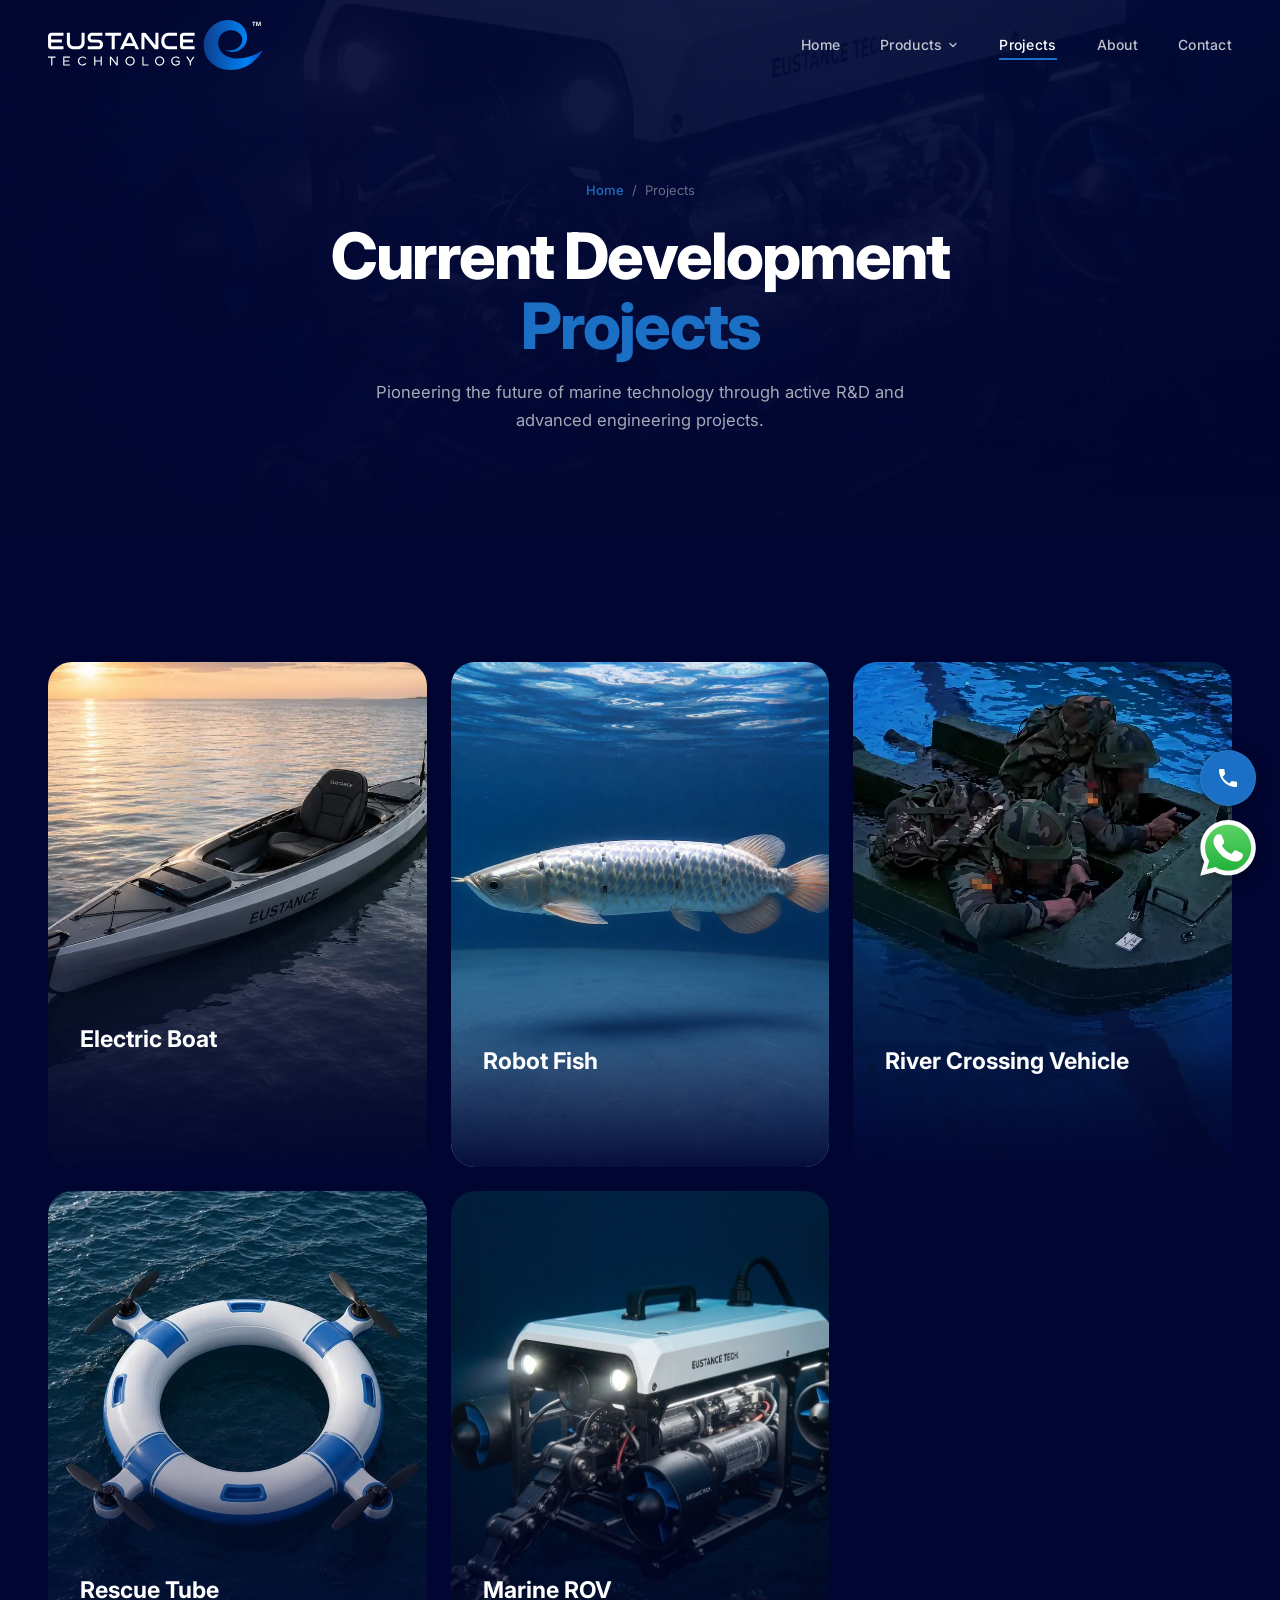
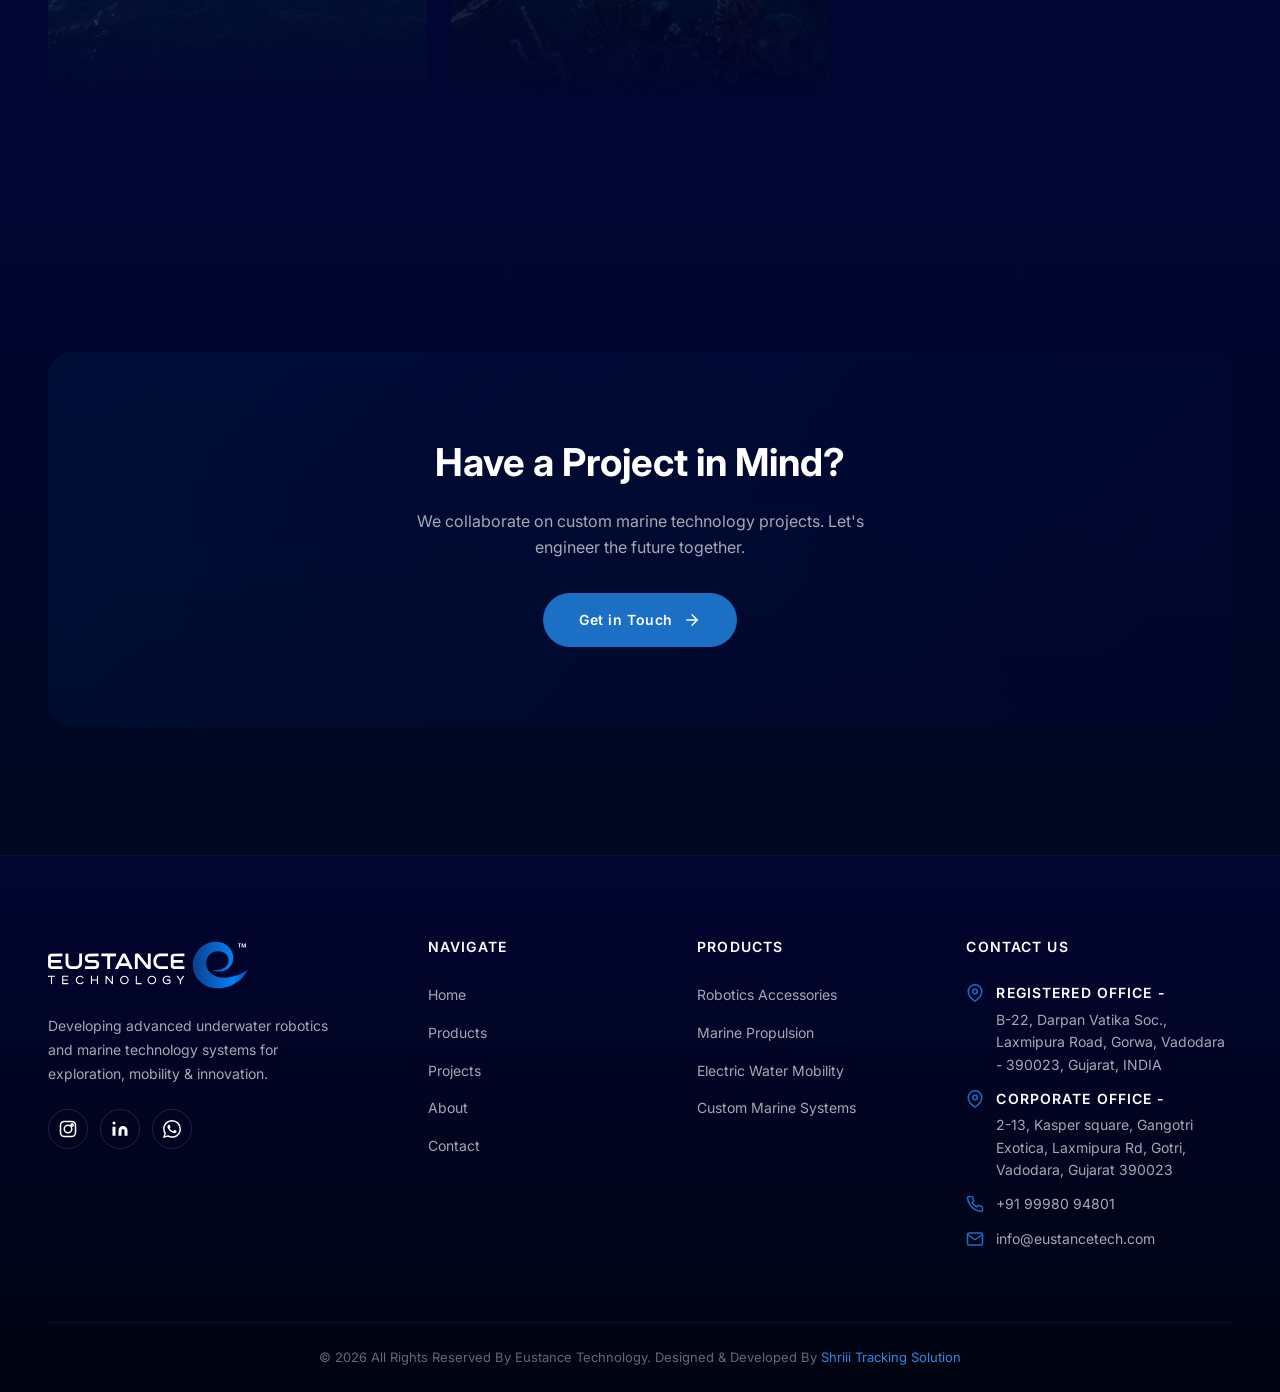
<file: projects.html>
<!DOCTYPE html>

<html lang="en">

<head>
  <meta charset="utf-8" />
  <meta content="width=device-width, initial-scale=1.0" name="viewport" />
  <title>Current Projects — Eustance Technology</title>
  <meta
    content="Explore Eustance Technology's active development projects including electric boats, robot fish, river crossing vehicles, rescue tubes, and marine ROV systems."
    name="description" />
  <meta content="index, follow" name="robots" />
  <link href="images/Fevicon.png" rel="icon" type="image/png" />
  <!-- Preload images -->
  <link as="image" fetchpriority="high" href="images/EustanceLogoWhite.svg" rel="preload" type="image/svg+xml" />
  <link as="image" fetchpriority="high" href="images/project_rov_system.png" rel="preload" type="image/png" />
  <link as="image" fetchpriority="high" href="images/project_electric_boat.webp" rel="preload" type="image/png" />
  <link as="image" fetchpriority="high" href="images/project_robot_fish.webp" rel="preload" type="image/png" />
  <link href="https://fonts.googleapis.com" rel="preconnect" />
  <link crossorigin="" href="https://fonts.gstatic.com" rel="preconnect" />
  <link href="https://cdn.jsdelivr.net/npm/aos@2.3.4/dist/aos.css" rel="stylesheet" />
  <link href="css/style.css" rel="stylesheet" />
  <link href="css/responsive.css" rel="stylesheet" />
  <link href="css/whatsapp-enquiry.css" rel="stylesheet" />
  <link as="style"
    href="https://fonts.googleapis.com/css2?family=Inter:wght@300;400;500;600;700;800;900&amp;display=swap"
    rel="preload" />
  <link href="https://fonts.googleapis.com/css2?family=Inter:wght@300;400;500;600;700;800;900&amp;display=swap"
    rel="stylesheet" />
  <link href="https://eustancetech.com/projects.html" rel="canonical" />
  <meta content="summary_large_image" name="twitter:card" />
  <meta content="Current Projects — Eustance Technology" name="twitter:title" />
  <meta
    content="Explore Eustance Technology's active development projects including electric boats, robot fish, river crossing vehicles, rescue tubes, and marine ROV systems."
    name="twitter:description" />
  <meta content="https://eustancetech.com/images/hero_underwater_rov.webp" name="twitter:image" />
  <meta content="https://eustancetech.com/projects.html" property="og:url" />
  <meta content="Current Projects — Eustance Technology" property="og:title" />
  <meta
    content="Explore Eustance Technology's active development projects including electric boats, robot fish, river crossing vehicles, rescue tubes, and marine ROV systems."
    property="og:description" />
  <meta content="website" property="og:type" />
  <meta content="https://eustancetech.com/images/hero_underwater_rov.webp" property="og:image" />
  <script type="application/ld+json">{
  "@context": "https://schema.org",
  "@type": "WebPage",
  "name": "Current Projects — Eustance Technology",
  "url": "https://eustancetech.com/projects.html",
  "description": "Explore Eustance Technology's active development projects including electric boats, robot fish, river crossing vehicles, rescue tubes, and marine ROV systems."
}</script>
  <style id="preloader-css">
    /* Preloader Critical CSS */
    #preloader {
      position: fixed;
      top: 0;
      left: 0;
      width: 100%;
      height: 100%;
      background-color: #010531;
      z-index: 999999;
      display: flex;
      align-items: center;
      justify-content: center;
      transition: opacity 0.4s ease, visibility 0.4s;
      opacity: 1;
      visibility: visible;
    }

    #preloader.loaded {
      opacity: 0;
      visibility: hidden;
    }

    body.preloader-active {
      overflow: hidden !important;
    }

    .loader {
      width: 50px;
      height: 50px;
      border: 5px solid rgba(27, 111, 196, 0.2);
      border-top-color: #1b6fc4;
      border-radius: 50%;
      animation: spin 1s linear infinite;
    }

    @keyframes spin {
      0% {
        transform: rotate(0deg);
      }

      100% {
        transform: rotate(360deg);
      }
    }
  </style>
</head>

<body>
  <div aria-hidden="true" id="preloader">
    <div class="loader"></div>
  </div>
  <script id="preloader-js">(function () {
      document.body.classList.add('preloader-active');
      function hidePreloader() {
        var preloader = document.getElementById('preloader');
        if (preloader) {
          preloader.classList.add('loaded');
          setTimeout(function () {
            preloader.style.display = 'none';
            document.body.classList.remove('preloader-active');
          }, 400);
        }
      }
      if (document.readyState === 'complete') {
        hidePreloader();
      } else {
        window.addEventListener('load', hidePreloader);
      }
    })();</script>
  <!-- NAVBAR -->
  <nav class="navbar scrolled" id="navbar">
    <div class="container">
      <a class="navbar-logo" href="index.html"><img alt="Eustance Technology" height="50"
          src="images/EustanceLogoWhite.svg" width="200" /></a>
      <div class="navbar-menu" id="navMenu">
        <a href="index.html">Home</a>
        <div class="nav-item">
          <a href="#">Products <svg class="chevron" fill="none" stroke="currentColor" stroke-linecap="round"
              stroke-linejoin="round" stroke-width="2.5" viewbox="0 0 24 24">
              <polyline points="6 9 12 15 18 9"></polyline>
            </svg></a>
          <div class="nav-dropdown">
            <a href="products-underwater-robotics-accessories.html">
              <svg class="drop-icon" height="24" style="enable-background:new 0 0 512 512" version="1.1"
                viewbox="0 0 465.502 465.502" width="24" x="0" xml:space="preserve" xmlns="http://www.w3.org/2000/svg"
                xmlns:xlink="http://www.w3.org/1999/xlink" y="0">
                <g>
                  <path class=""
                    d="M353.502 184.751h-96c-19.306 0-37.509 4.958-53.408 13.652v-.098l-90.958 49.346-8.34-25.019a32 32 0 0 0-30.358-21.881h-48.93c-5.46 0-9.317 5.35-7.589 10.53l23.156 69.47h88.426v16H16c-8.8 0-16 7.2-16 16s7.2 16 16 16h19.742l-17.823 53.47c-1.727 5.181 2.129 10.53 7.589 10.53h48.93a32 32 0 0 0 30.358-21.881l8.34-25.019 90.958 49.346v-.098c15.899 8.695 34.102 13.652 53.408 13.652h96c61.6 0 112-50.4 112-112 0-61.601-50.4-112-112-112zm-132 136c-13.255 0-24-10.745-24-24s10.745-24 24-24 24 10.745 24 24-10.745 24-24 24zm84 0c-13.255 0-24-10.745-24-24s10.745-24 24-24 24 10.745 24 24-10.745 24-24 24zm84 0c-13.255 0-24-10.745-24-24s10.745-24 24-24 24 10.745 24 24-10.745 24-24 24zM369.446 56.751c-8.806 0-15.944 7.138-15.944 15.943l-16 .057c-26.469 0-48 21.531-48 48v16h-32v32h96v-32h-32v-16c0-8.82 7.172-16 16-16h16c0 8.82 7.15 16 15.97 16h16.03v-64h-16.056z"
                    data-original="#000000" fill="currentColor" opacity="1"></path>
                </g>
              </svg>
              Underwater Robotics Accessories
            </a>
            <a href="products-marine-propulsion.html"><svg class="drop-icon" height="24"
                style="enable-background:new 0 0 512 512" version="1.1" viewbox="0 0 511.999 511.999" width="24" x="0"
                xml:space="preserve" xmlns="http://www.w3.org/2000/svg" xmlns:xlink="http://www.w3.org/1999/xlink"
                y="0">
                <g>
                  <circle class="" cx="273.975" cy="271.104" data-original="#000000" fill="currentColor" opacity="1"
                    r="76.728"></circle>
                  <path class=""
                    d="M208.953 52.316c-35.42 55.239-24.036 104.905-7.512 136.005 19.387-17.006 44.773-27.333 72.528-27.333 25.922 0 49.774 9.008 68.607 24.051 32.464-29.121 80.316-27.977 98.037-76.217 25.172-68.521-157.056-172.854-231.66-56.506zM495.957 324.196c-30.111-58.26-78.776-73.25-113.966-74.506a110.261 110.261 0 0 1 2.097 21.416c0 46.524-29.001 86.4-69.875 102.504 8.954 42.655-15.925 83.507 16.977 122.957 46.757 56.059 228.226-49.588 164.767-172.371zM163.852 271.107c0-5.572.42-11.048 1.222-16.401-41.415-13.574-64.354-55.544-114.969-46.775C-21.822 220.394-21.063 430.375 117 436.808c65.509 3.053 102.824-31.595 121.505-61.443-43.372-14.794-74.653-55.941-74.653-104.258z"
                    data-original="#000000" fill="currentColor" opacity="1"></path>
                </g>
              </svg>Marine Propulsion
            </a>
            <a href="products-electric-water-mobility.html"><svg class="drop-icon" height="24"
                style="enable-background:new 0 0 512 512" version="1.1" viewbox="0 0 64 64" width="24" x="0"
                xml:space="preserve" xmlns="http://www.w3.org/2000/svg" xmlns:xlink="http://www.w3.org/1999/xlink"
                y="0">
                <g>
                  <path
                    d="M22 46a1 1 0 0 0 2 0v-1h-2zM12 35c0-2.317 2.523-4 6-4h2v-4h-5a13.787 13.787 0 0 0-7.295 2.465C5.35 31.068 4 33.085 4 35c0 4.416 6.656 8 11 8h5v-4h-2c-3.477 0-6-1.683-6-4zm-2 1H6v-2h4z"
                    data-original="#000000" fill="currentColor" opacity="1"></path>
                  <path d="M14 35c0 .983 1.5 2 4 2h4a2 2 0 0 0 0-4h-4c-2.5 0-4 1.017-4 2z" data-original="#000000"
                    fill="currentColor" opacity="1"></path>
                  <path
                    d="M22 31a4 4 0 0 1 0 8v4h14V27H22zm6-2h6v2h-6zM33 19h-1.829A3.016 3.016 0 0 0 33 20.829zM43.707 26.707A1 1 0 0 1 43 27h-5v2h7v2h-7v3h12v2H38v3h7v2h-7v2h5a1 1 0 0 1 .707.293l5 5A8.625 8.625 0 0 0 54 50.942V19.058a8.625 8.625 0 0 0-5.293 2.649zM56 19h4v32h-4zM34 13H23a7.008 7.008 0 0 0-7 7v5h4v-5a3 3 0 0 1 3-3h11a2 2 0 0 0 0-4z"
                    data-original="#000000" fill="currentColor" opacity="1"></path>
                </g>
              </svg>Electric Water Mobility
            </a>
            <div class="drop-divider"></div>
            <a href="products-custom-marine-systems.html"><svg class="drop-icon" fill="none" stroke="currentColor"
                stroke-linecap="round" stroke-linejoin="round" stroke-width="2" viewbox="0 0 24 24">
                <path
                  d="M14.7 6.3a1 1 0 0 0 0 1.4l1.6 1.6a1 1 0 0 0 1.4 0l3.77-3.77a6 6 0 0 1-7.94 7.94l-6.91 6.91a2.12 2.12 0 0 1-3-3l6.91-6.91a6 6 0 0 1 7.94-7.94l-3.76 3.76z">
                </path>
              </svg>Custom Marine Systems</a>
          </div>
        </div>
        <a class="active" href="projects.html">Projects</a>
        <a href="about.html">About</a>
        <a href="contact.html">Contact</a>
      </div>
      <button aria-label="Toggle navigation" class="navbar-toggle"
        id="navToggle"><span></span><span></span><span></span></button>
    </div>
  </nav>
  <main><!-- PAGE BANNER -->
    <section class="page-banner">
      <div class="page-banner-bg"><img alt="Projects" height="800" src="images/project_rov_system.png" width="600" />
      </div>
      <div class="page-banner-overlay"></div>
      <div class="container" data-aos="fade-up">
        <div class="breadcrumb"><a href="index.html">Home</a><span class="separator">/</span><span>Projects</span></div>
        <h1>Current Development<br /><span class="accent-text">Projects</span></h1>
        <p>Pioneering the future of marine technology through active R&amp;D and advanced engineering projects.
        </p>
      </div>
    </section><!-- PROJECTS GRID -->
    <section class="section section-dark">
      <div class="container">
        <div class="projects-grid mt-0" style="grid-template-columns: repeat(3, 1fr);">
          <div class="project-card" data-aos="fade-up" data-aos-delay="100">
            <div class="project-card-img"><img alt="Electric Boat" height="800" loading="lazy"
                src="images/project_electric_boat.webp" width="600" /></div>
            <div class="project-card-overlay"></div>
            <div class="project-card-content">
              <h3>Electric Boat</h3>
              <p>Zero-emission electric marine vessel for sustainable waterway transport. Featuring
                advanced battery
                systems and electric marine propulsion.</p>
            </div>
            <div class="project-card-glow"></div>
          </div>
          <div class="project-card" data-aos="fade-up" data-aos-delay="200">
            <div class="project-card-img"><img alt="Robot Fish" height="800" loading="lazy"
                src="images/project_robot_fish.webp" width="600" /></div>
            <div class="project-card-overlay"></div>
            <div class="project-card-content">
              <h3>Robot Fish</h3>
              <p>Biomimetic autonomous underwater vehicle for marine research. Replicates natural fish
                locomotion for
                stealth observation.</p>
            </div>
            <div class="project-card-glow"></div>
          </div>
          <div class="project-card" data-aos="fade-up" data-aos-delay="300">
            <div class="project-card-img"><img alt="River Crossing Vehicle" height="800" loading="lazy"
                src="images/project_river_vehicle.webp" width="600" />
            </div>
            <div class="project-card-overlay"></div>
            <div class="project-card-content">
              <h3>River Crossing Vehicle</h3>
              <p>Amphibious mobility platform for challenging water crossings. Designed for both civilian
                and defense
                applications.</p>
            </div>
            <div class="project-card-glow"></div>
          </div>
          <div class="project-card" data-aos="fade-up" data-aos-delay="400">
            <div class="project-card-img"><img alt="Rescue Tube" height="800" loading="lazy"
                src="images/project_rescue_tube.webp" width="600" /></div>
            <div class="project-card-overlay"></div>
            <div class="project-card-content">
              <h3>Rescue Tube</h3>
              <p>Autonomous water rescue device with electric propulsion system. Rapid deployment for
                emergency
                life-saving operations.</p>
            </div>
            <div class="project-card-glow"></div>
          </div>
          <div class="project-card" data-aos="fade-up" data-aos-delay="500">
            <div class="project-card-img"><img alt="Marine ROV" height="800" loading="lazy"
                src="images/project_rov_system.png" width="600" /></div>
            <div class="project-card-overlay"></div>
            <div class="project-card-content">
              <h3>Marine ROV</h3>
              <p>Next-generation remotely operated vehicle for deep-sea operations. Modular design with
                advanced control
                systems.</p>
            </div>
            <div class="project-card-glow"></div>
          </div>
        </div>
      </div>
    </section><!-- CTA -->
    <section class="section section-darker">
      <div class="container">
        <div class="category-cta mt-0" data-aos="fade-up">
          <h3>Have a Project in Mind?</h3>
          <p>We collaborate on custom marine technology projects. Let's engineer the future together.</p>
          <a class="btn-primary" href="contact.html">Get in Touch <svg fill="none" height="18" stroke="currentColor"
              stroke-linecap="round" stroke-linejoin="round" stroke-width="2" viewbox="0 0 24 24" width="18">
              <path d="M5 12h14"></path>
              <path d="m12 5 7 7-7 7"></path>
            </svg></a>
        </div>
      </div>
    </section><!-- FOOTER -->
  </main>
  <footer class="footer" id="footer">
    <div class="container">
      <div class="footer-grid">
        <div class="footer-brand">
          <img alt="Eustance Technology" height="50" loading="lazy" src="images/EustanceLogoWhite.svg" width="200" />
          <p>Developing advanced underwater robotics and marine technology systems for exploration, mobility
            &amp;
            innovation.</p>
          <div class="footer-social">

            <a aria-label="Instagram" href="https://www.instagram.com/eustancetech/" rel="noopener" target="_blank"><svg
                fill="none" stroke="currentColor" stroke-linecap="round" stroke-linejoin="round" stroke-width="2"
                viewbox="0 0 24 24">
                <rect height="20" rx="5" width="20" x="2" y="2"></rect>
                <circle cx="12" cy="12" r="5"></circle>
                <circle cx="17.5" cy="6.5" r="1.5"></circle>
              </svg></a>
            <a aria-label="LinkedIn" href="https://www.linkedin.com/company/eustance-technology/people/" rel="noopener"
              target="_blank"><svg fill="currentColor" viewbox="0 0 24 24">
                <path d="M16 8a6 6 0 0 1 6 6v7h-4v-7a2 2 0 0 0-4 0v7h-4v-7a6 6 0 0 1 6-6z"></path>
                <rect height="12" width="4" x="2" y="9"></rect>
                <circle cx="4" cy="4" r="2"></circle>
              </svg></a>
            <a aria-label="WhatsApp" href="https://api.whatsapp.com/send?phone=919998094801" rel="noopener"
              target="_blank"><svg fill="currentColor" viewbox="0 0 24 24">
                <path
                  d="M17.472 14.382c-.297-.149-1.758-.867-2.03-.967-.273-.099-.471-.148-.67.15-.197.297-.767.966-.94 1.164-.173.199-.347.223-.644.075-.297-.15-1.255-.463-2.39-1.475-.883-.788-1.48-1.761-1.653-2.059-.173-.297-.018-.458.13-.606.134-.133.298-.347.446-.52.149-.174.198-.298.298-.497.099-.198.05-.371-.025-.52-.075-.149-.669-1.612-.916-2.207-.242-.579-.487-.5-.669-.51-.173-.008-.371-.01-.57-.01-.198 0-.52.074-.792.372-.272.297-1.04 1.016-1.04 2.479 0 1.462 1.065 2.875 1.213 3.074.149.198 2.096 3.2 5.077 4.487.709.306 1.262.489 1.694.625.712.227 1.36.195 1.871.118.571-.085 1.758-.719 2.006-1.413.248-.694.248-1.289.173-1.413-.074-.124-.272-.198-.57-.347m-5.421 7.403h-.004a9.87 9.87 0 0 1-5.031-1.378l-.361-.214-3.741.982.998-3.648-.235-.374a9.86 9.86 0 0 1-1.51-5.26c.001-5.45 4.436-9.884 9.888-9.884 2.64 0 5.122 1.03 6.988 2.898a9.825 9.825 0 0 1 2.893 6.994c-.003 5.45-4.437 9.884-9.885 9.884m8.413-18.297A11.815 11.815 0 0 0 12.05 0C5.495 0 .16 5.335.157 11.892c0 2.096.547 4.142 1.588 5.945L.057 24l6.305-1.654a11.882 11.882 0 0 0 5.683 1.448h.005c6.554 0 11.89-5.335 11.893-11.893a11.821 11.821 0 0 0-3.48-8.413z">
                </path>
              </svg></a>
          </div>
        </div>
        <div class="footer-col">
          <h4>Navigate</h4>
          <ul>
            <li><a href="index.html">Home</a></li>
            <li><a href="products-underwater-robotics-accessories.html">Products</a></li>
            <li><a href="projects.html">Projects</a></li>
            <li><a href="about.html">About</a></li>
            <li><a href="contact.html">Contact</a></li>
          </ul>
        </div>
        <div class="footer-col">
          <h4>Products</h4>
          <ul>
            <li><a href="products-underwater-robotics-accessories.html">Robotics Accessories</a></li>
            <li><a href="products-marine-propulsion.html">Marine Propulsion</a></li>
            <li><a href="products-electric-water-mobility.html">Electric Water Mobility</a></li>
            <li><a href="products-custom-marine-systems.html">Custom Marine Systems</a></li>
          </ul>
        </div>
        <div class="footer-col">
          <h4>Contact Us</h4>
          <ul class="footer-contact">
            <li><svg fill="none" stroke="currentColor" stroke-linecap="round" stroke-linejoin="round" stroke-width="2"
                viewbox="0 0 24 24">
                <path d="M21 10c0 7-9 13-9 13s-9-6-9-13a9 9 0 0 1 18 0z"></path>
                <circle cx="12" cy="10" r="3"></circle>
              </svg><a href="https://maps.app.goo.gl/FPwgWkcQc4uLMn7A6" target="_blank">
                <b class="footerHead">Registered Office -</b><br />
                B-22, Darpan Vatika Soc., Laxmipura Road, Gorwa, Vadodara - 390023, Gujarat, INDIA</a>
            </li>
            <li><svg fill="none" stroke="currentColor" stroke-linecap="round" stroke-linejoin="round" stroke-width="2"
                viewbox="0 0 24 24">
                <path d="M21 10c0 7-9 13-9 13s-9-6-9-13a9 9 0 0 1 18 0z"></path>
                <circle cx="12" cy="10" r="3"></circle>
              </svg><a href="https://maps.app.goo.gl/cX5N55SwhgvTesTt9" target="_blank">
                <b class="footerHead">Corporate Office -</b><br />
                2-13, Kasper square, Gangotri Exotica, Laxmipura Rd, Gotri, Vadodara, Gujarat 390023</a>
            </li>
            <li><svg fill="none" stroke="currentColor" stroke-linecap="round" stroke-linejoin="round" stroke-width="2"
                viewbox="0 0 24 24">
                <path
                  d="M22 16.92v3a2 2 0 0 1-2.18 2 19.79 19.79 0 0 1-8.63-3.07 19.5 19.5 0 0 1-6-6 19.79 19.79 0 0 1-3.07-8.67A2 2 0 0 1 4.11 2h3a2 2 0 0 1 2 1.72c.127.96.361 1.903.7 2.81a2 2 0 0 1-.45 2.11L8.09 9.91a16 16 0 0 0 6 6l1.27-1.27a2 2 0 0 1 2.11-.45c.907.339 1.85.573 2.81.7A2 2 0 0 1 22 16.92z">
                </path>
              </svg><a href="tel:+919998094801">+91 99980 94801</a></li>
            <li><svg fill="none" stroke="currentColor" stroke-linecap="round" stroke-linejoin="round" stroke-width="2"
                viewbox="0 0 24 24">
                <path d="M4 4h16c1.1 0 2 .9 2 2v12c0 1.1-.9 2-2 2H4c-1.1 0-2-.9-2-2V6c0-1.1.9-2 2-2z">
                </path>
                <polyline points="22,6 12,13 2,6"></polyline>
              </svg><a href="mailto:info@eustancetech.com">info@eustancetech.com</a></li>
          </ul>
        </div>
      </div>
      <div class="footer-bottom">
        <p>© <span class="footer-year"></span> All Rights Reserved By Eustance Technology. Designed &amp;
          Developed By
          <a href="https://shriiitrackingsolution.in/" rel="noopener" style="color: #3288d9;"
            target="_blank">Shriii Tracking Solution</a>
        </p>
      </div>
    </div>
  </footer>
  <script defer="defer" src="https://cdn.jsdelivr.net/npm/aos@2.3.4/dist/aos.js"></script>
  <script defer="defer" src="js/script.js"></script>
  <script defer="defer" src="js/whatsapp-enquiry.js"></script>
</body>

</html>
</file>
<file: css/style.css>
/* ================================================
   EUSTANCE TECHNOLOGY — Premium Marine Redesign
   Core Design System
   ================================================ */

/* ---------- Google Fonts ---------- */
@import url("https://fonts.googleapis.com/css2?family=Inter:wght@300;400;500;600;700;800;900&display=swap");

/* ---------- CSS Custom Properties ---------- */
:root {
  --primary-color: #010531;
  --secondary-color: #002050;
  --accentColour: #1b6fc4;
  --black: #2b2b2b;
  --body: #010531;
  --lightBg: #77d4ff;
  --bgGrey: #dddddd;
  --Grey: #9da4ac;

  /* Extended palette */
  --accent-glow: rgba(27, 111, 196, 0.35);
  --accent-soft: rgba(119, 212, 255, 0.12);
  --dark-panel: rgba(0, 32, 80, 0.45);
  --glass-bg: rgba(1, 5, 49, 0.55);
  --glass-border: rgba(119, 212, 255, 0.08);
  --text-primary: #ffffff;
  --text-secondary: rgba(255, 255, 255, 0.65);
  --text-muted: rgba(255, 255, 255, 0.4);
  --gradient-hero: linear-gradient(
    135deg,
    #010531 0%,
    #002050 50%,
    #01062e 100%
  );
  --gradient-accent: linear-gradient(135deg, #1b6fc4 0%, #77d4ff 100%);
  --section-padding: clamp(80px, 10vw, 160px);
  --container-max: 1320px;
  --radius-sm: 8px;
  --radius-md: 16px;
  --radius-lg: 24px;
  --radius-xl: 32px;
  --transition: 0.4s cubic-bezier(0.25, 0.46, 0.45, 0.94);
  --transition-slow: 0.7s cubic-bezier(0.25, 0.46, 0.45, 0.94);
}

/* ---------- Reset & Base ---------- */
*,
*::before,
*::after {
  box-sizing: border-box;
  margin: 0;
  padding: 0;
}

html {
  scroll-behavior: smooth;
  -webkit-font-smoothing: antialiased;
  -moz-osx-font-smoothing: grayscale;
}

body {
  font-family:
    "Inter",
    -apple-system,
    BlinkMacSystemFont,
    sans-serif;
  background: var(--body);
  color: var(--text-primary);
  line-height: 1.6;
  overflow-x: hidden;
}

a {
  text-decoration: none;
  color: inherit;
  transition: var(--transition);
}
img {
  max-width: 100%;
  height: auto;
  display: block;
}
ul,
ol {
  list-style: none;
}
button {
  border: none;
  background: none;
  cursor: pointer;
  font-family: inherit;
}

/* ---------- Container ---------- */
.container {
  width: 100%;
  max-width: var(--container-max);
  margin: 0 auto;
  padding: 0 clamp(20px, 4vw, 48px);
}

/* ---------- Typography ---------- */
.heading-xl {
  font-size: clamp(48px, 8vw, 110px);
  font-weight: 800;
  line-height: 1.05;
  letter-spacing: -0.03em;
}

.heading-lg {
  font-size: clamp(36px, 5vw, 72px);
  font-weight: 700;
  line-height: 1.1;
  letter-spacing: -0.025em;
}

.heading-md {
  font-size: clamp(24px, 3vw, 42px);
  font-weight: 700;
  line-height: 1.15;
  letter-spacing: -0.02em;
}

.heading-sm {
  font-size: clamp(18px, 2vw, 28px);
  font-weight: 600;
  line-height: 1.3;
}

.text-body {
  font-size: clamp(15px, 1.2vw, 18px);
  color: var(--text-secondary);
  line-height: 1.7;
  max-width: 560px;
}

.text-small {
  font-size: 13px;
  color: var(--text-muted);
  letter-spacing: 0.06em;
  text-transform: uppercase;
  font-weight: 500;
}

.section-label {
  font-size: 12px;
  letter-spacing: 0.2em;
  text-transform: uppercase;
  color: var(--accentColour);
  font-weight: 600;
  margin-bottom: 20px;
  display: inline-block;
}

.accent-text {
  color: var(--accentColour);
}

/* ---------- Buttons ---------- */
.btn-primary {
  display: inline-flex;
  align-items: center;
  gap: 10px;
  padding: 16px 36px;
  background: var(--accentColour);
  color: #fff;
  font-size: 14px;
  font-weight: 600;
  letter-spacing: 0.04em;
  border-radius: 60px;
  transition: var(--transition);
  position: relative;
  overflow: hidden;
}

.btn-primary::before {
  content: "";
  position: absolute;
  inset: 0;
  background: linear-gradient(
    135deg,
    rgba(255, 255, 255, 0.15) 0%,
    transparent 100%
  );
  opacity: 0;
  transition: var(--transition);
}

.btn-primary:hover {
  transform: translateY(-2px);
  box-shadow: 0 12px 40px var(--accent-glow);
}
.btn-primary:hover::before {
  opacity: 1;
}

.btn-outline {
  display: inline-flex;
  align-items: center;
  gap: 10px;
  padding: 16px 36px;
  background: #00205075;
  color: #fff;
  font-size: 14px;
  font-weight: 600;
  letter-spacing: 0.04em;
  border: 1px solid rgba(255, 255, 255, 0.2);
  border-radius: 60px;
  transition: var(--transition);
}

.btn-outline:hover {
  border-color: var(--accentColour);
  background: rgba(27, 112, 196, 0.514);
  transform: translateY(-2px);
}

.buttonsGroup {
  display: flex;
  flex-wrap: wrap;
  gap: 10px;
}

.IndiaMartBtn {
  display: inline-flex;
  align-items: center;
  border-radius: 200px;
  padding: 8px;
  background: #0229644d;
}
.IndiaMartBtn img {
  width: 29px;
}
.WhatsappEnquiry {
  display: inline-flex;
  align-items: center;
  gap: 8px;
  border-radius: 200px;
  padding: 8px 12px;
  background: #0229644d;
  font-size: 14px;
}
.btn-link {
  display: inline-flex;
  align-items: center;
  gap: 8px;
  font-size: 14px;
  font-weight: 600;
  color: var(--accentColour);
  letter-spacing: 0.02em;
  transition: var(--transition);
}

.btn-link:hover {
  gap: 14px;
}

.btn-link svg {
  width: 18px;
  height: 18px;
  transition: var(--transition);
}

/* ---------- NAVBAR ---------- */
.navbar {
  position: fixed;
  top: 0;
  left: 0;
  width: 100%;
  z-index: 1000;
  padding: 20px 0;
  transition: var(--transition);
}

.navbar.scrolled {
  padding: 12px 0;
  background: rgba(1, 5, 49, 0.85);
  backdrop-filter: blur(20px) saturate(1.4);
  -webkit-backdrop-filter: blur(20px) saturate(1.4);
  border-bottom: 1px solid var(--glass-border);
}

.navbar .container {
  display: flex;
  align-items: center;
  justify-content: space-between;
}

.navbar-logo img {
  height: 50px;
  width: auto;
}

.navbar-menu {
  display: flex;
  align-items: center;
  gap: 40px;
}

.navbar-menu a {
  font-size: 14px;
  font-weight: 500;
  color: rgba(255, 255, 255, 0.75);
  letter-spacing: 0.02em;
  transition: var(--transition);
  position: relative;
}

.navbar-menu a::after {
  content: "";
  position: absolute;
  bottom: -4px;
  left: 0;
  width: 0;
  height: 2px;
  background: var(--accentColour);
  transition: var(--transition);
}

.homePage .navbar-menu a:hover,
.homePage .navbar-menu a.active {
  color: var(--black);
}
.homePage.scrolled .navbar-menu a:hover,
.homePage.scrolled .navbar-menu a.active {
  color: #fff;
}

.homePage .navbar-menu a {
  color: var(--black);
}
.homePage.scrolled .navbar-menu a {
  color: rgba(255, 255, 255, 0.75);
}

.navbar-menu a:hover,
.navbar-menu a.active {
  color: #fff;
}
.navbar-menu a:hover::after,
.navbar-menu a.active::after {
  width: 100%;
}

.navbar-toggle {
  display: none;
  flex-direction: column;
  gap: 5px;
  padding: 8px;
  z-index: 1001;
}

.navbar-toggle span {
  display: block;
  width: 24px;
  height: 2px;
  background: #fff;
  transition: var(--transition);
}

.navbar-toggle.active span:nth-child(1) {
  transform: rotate(45deg) translate(5px, 5px);
}
.navbar-toggle.active span:nth-child(2) {
  opacity: 0;
}
.navbar-toggle.active span:nth-child(3) {
  transform: rotate(-45deg) translate(5px, -5px);
}

section {
  overflow: hidden;
}

/* ---------- NEW GSAP HERO SECTION ---------- */
:root {
  --ocean-dark: #0a0a0e;
  --ocean-mid: #071828;
  --teal-glow: #00c8ff;
  --white-dim: rgba(255, 255, 255, 0.65);
}

#hero {
  position: relative;
  width: 100%;
  height: 100vh;
  min-height: 600px !important;
  overflow: hidden;
  background: var(--ocean-dark);
}

.layer {
  position: absolute;
  inset: 0;
  width: 100%;
  height: 100%;
}

.layer-bg {
  z-index: 1;
  background-image: url("../images/layer_BG.webp");
  background-size: cover;
  background-position: 50% 0%;
  background-repeat: no-repeat;
  will-change: background-position;
}

.layer-overlay {
  z-index: 3;
  background-color: var(--ocean-dark);
  opacity: 0;
  pointer-events: none;
  will-change: opacity;
}

.layer-product-light {
  z-index: 4;
  display: flex;
  align-items: flex-end;
  justify-content: flex-end;
  padding-bottom: 5vh;
  padding-right: 8vw;
  opacity: 1;
}

.layer-product-dark {
  z-index: 5;
  display: flex;
  align-items: flex-end;
  justify-content: flex-end;
  padding-bottom: 5vh;
  padding-right: 8vw;
  opacity: 0;
}

.layer-product-light img,
.layer-product-dark img {
  width: clamp(400px, 43vw, 850px);
  max-height: 56vh;
  object-fit: contain;
  transform: translateY(18%);
  will-change: opacity, transform;
  animation: Boing 4s ease-in-out infinite;
  margin-bottom: 82px;
  margin-right: -50px;
}

@keyframes floatBoing {
  0%,
  100% {
    transform: translateY(18%) translateX(0) rotate(0deg);
  }
  25% {
    transform: translateY(16%) translateX(-4px) rotate(-0.5deg);
  }
  50% {
    transform: translateY(20%) translateX(0) rotate(0deg);
  }
  75% {
    transform: translateY(16%) translateX(4px) rotate(0.5deg);
  }
}

.layer-ui {
  z-index: 6;
  display: flex;
  flex-direction: column;
  justify-content: space-between;
  padding: clamp(2rem, 5vw, 4rem);
  pointer-events: none;
}

.hero-headline {
  align-self: flex-start;
  margin-bottom: auto;
  margin-top: 100px; /* Add margin to avoid navbar overlap */
}

.hero-headline h1 {
  font-size: clamp(36px, 5vw, 76px);
  font-weight: 800;
  line-height: 1.1;
  letter-spacing: -0.02em;
  text-shadow: 0 2px 34px rgba(9, 94, 128, 0.685);
}

.hero-bottom {
  display: flex;
  flex-direction: column;
  align-items: flex-start;
  justify-content: space-between;
  width: 100%;
}

.hero-sub {
  font-size: clamp(0.75rem, 1.4vw, 1.2rem);
  font-weight: 300;
  line-height: 1.7;
  color: rgb(255, 255, 255);
  max-width: 28ch;
  text-shadow: 0 0px 4px rgb(3, 36, 49);
}

@media (max-width: 768px) {
  .layer-product-light img,
  .layer-product-dark img {
    width: clamp(300px, 88vw, 480px);
    transform: translateY(25%);
  }
  .layer-product-light,
  .layer-product-dark {
    padding-right: 0;
    justify-content: center;
  }
  #hero {
    height: 100svh;
  }
  .layer-bg {
    background-size: auto 130%;
  }
  .layer-ui {
    padding: 1.8rem 1.4rem;
  }
  .hero-bottom {
    flex-direction: column;
    align-items: flex-start;
    gap: 1.2rem;
  }
}

@media screen and (max-width: 768px) and (orientation: portrait) {
  #hero {
    min-height: 870px !important;
  }
}

.pt-0 {
  padding-top: 0 !important;
}
.pb-0 {
  padding-bottom: 0 !important;
}
.mb-0 {
  margin-bottom: 0 !important;
}

.bubble {
  position: absolute;
  border-radius: 50%;
  background: radial-gradient(circle, rgba(119, 212, 255, 0.25), transparent);
  animation: bubbleRise linear infinite;
}

@keyframes bubbleRise {
  0% {
    transform: translateY(100vh) scale(0);
    opacity: 0;
  }
  10% {
    opacity: 1;
  }
  90% {
    opacity: 0.6;
  }
  100% {
    transform: translateY(-10vh) scale(1);
    opacity: 0;
  }
}

/* ---------- SECTION SPACING ---------- */
.section {
  padding: var(--section-padding) 0;
  position: relative;
}

.section-dark {
  background: var(--body);
}
.section-darker {
  background: linear-gradient(180deg, var(--primary-color) 0%, #000820 100%);
}

/* ---------- WHAT WE BUILD ---------- */
.build-grid {
  display: grid;
  grid-template-columns: repeat(2, 1fr);
  gap: 24px;
  margin-top: 60px;
}

.build-card {
  position: relative;
  border-radius: var(--radius-lg);
  overflow: hidden;
  aspect-ratio: 16 / 10;
  cursor: pointer;
  group: true;
}
.absAnchor {
  position: absolute;
  inset: 0;
  z-index: 4;
}

.build-card-img {
  position: absolute;
  inset: 0;
  transition: var(--transition-slow);
}

.build-card-img img {
  width: 100%;
  height: 100%;
  object-fit: cover;
  transition: var(--transition-slow);
}

.build-card:hover .build-card-img img {
  transform: scale(1.08);
}

.build-card-overlay {
  position: absolute;
  inset: 0;
  background: linear-gradient(
    180deg,
    transparent 30%,
    rgba(1, 5, 49, 0.9) 100%
  );
  z-index: 2;
  transition: var(--transition);
}

.build-card:hover .build-card-overlay {
  background: linear-gradient(
    180deg,
    transparent 10%,
    rgba(1, 5, 49, 0.95) 100%
  );
}

.build-card-content {
  position: absolute;
  bottom: 0;
  left: 0;
  right: 0;
  padding: 40px;
  z-index: 3;
}

.build-card-content h3 {
  font-size: clamp(22px, 2vw, 28px);
  font-weight: 700;
  margin-bottom: 8px;
  transition: var(--transition);
}

.build-card:hover .build-card-content h3 {
  color: var(--lightBg);
}

.build-card-content p {
  font-size: 15px;
  color: var(--text-secondary);
  opacity: 0;
  transform: translateY(10px);
  transition: var(--transition);
}

.build-card:hover .build-card-content p {
  opacity: 1;
  transform: translateY(0);
}

.build-card-glow {
  position: absolute;
  bottom: 0;
  left: 50%;
  width: 60%;
  height: 2px;
  background: var(--gradient-accent);
  transform: translateX(-50%) scaleX(0);
  transition: var(--transition);
  z-index: 4;
}

.build-card:hover .build-card-glow {
  transform: translateX(-50%) scaleX(1);
}

/* ---------- FEATURED PRODUCTS ---------- */
.product-showcase {
  display: flex;
  align-items: center;
  gap: clamp(40px, 6vw, 100px);
  padding: clamp(60px, 8vw, 120px) 0;
  border-bottom: 1px solid var(--glass-border);
}

.product-showcase:last-child {
  border-bottom: none;
}
.product-showcase.reverse {
  flex-direction: row-reverse;
}

.product-info {
  flex: 1;
  min-width: 280px;
}

.product-info .product-tag {
  font-size: 11px;
  letter-spacing: 0.15em;
  text-transform: uppercase;
  color: var(--accentColour);
  font-weight: 600;
  margin-bottom: 16px;
}

.product-info h3 {
  font-size: clamp(28px, 3.5vw, 48px);
  font-weight: 700;
  line-height: 1.15;
  margin-bottom: 16px;
  letter-spacing: -0.02em;
}

.product-info p {
  font-size: clamp(15px, 1.2vw, 18px);
  color: var(--text-secondary);
  line-height: 1.7;
  margin-bottom: 32px;
  max-width: 440px;
}

.product-visual {
  flex: 1.2;
  min-width: 300px;
  position: relative;
}

.product-visual-inner {
  position: relative;
  border-radius: var(--radius-lg);
  overflow: hidden;
  background: linear-gradient(
    135deg,
    rgba(0, 32, 80, 0.3) 0%,
    rgba(1, 5, 49, 0.5) 100%
  );
  padding: 40px;
}

.product-visual-inner img {
  width: 100%;
  border-radius: var(--radius-md);
  transition: var(--transition-slow);
}

.product-visual:hover .product-visual-inner img {
  transform: scale(1.03);
}

.product-visual-glow {
  position: absolute;
  top: 50%;
  left: 50%;
  width: 200px;
  height: 200px;
  background: var(--accent-glow);
  border-radius: 50%;
  filter: blur(80px);
  transform: translate(-50%, -50%);
  pointer-events: none;
  z-index: 0;
}

/* ---------- PROJECTS SECTION ---------- */
.projects-grid {
  display: grid;
  grid-template-columns: repeat(3, 1fr);
  gap: 24px;
  margin-top: 60px;
}

.project-card {
  position: relative;
  border-radius: var(--radius-lg);
  overflow: hidden;
  aspect-ratio: 3 / 4;
}

.project-card-img {
  position: absolute;
  inset: 0;
}

.project-card-img img {
  width: 100%;
  height: 100%;
  object-fit: cover;
  transition: var(--transition-slow);
}

.project-card:hover .project-card-img img {
  transform: scale(1.08);
}

.project-card-overlay {
  position: absolute;
  inset: 0;
  background: linear-gradient(
    180deg,
    transparent 40%,
    rgba(1, 5, 49, 0.95) 100%
  );
  z-index: 2;
  transition: var(--transition);
}

.project-card-content {
  position: absolute;
  bottom: 0;
  left: 0;
  right: 0;
  padding: 32px;
  z-index: 3;
  transform: translateY(20px);
  transition: var(--transition);
}

.project-card:hover .project-card-content {
  transform: translateY(0);
}

.project-card-content h3 {
  font-size: clamp(20px, 1.8vw, 26px);
  font-weight: 700;
  margin-bottom: 8px;
}

.project-card-content p {
  font-size: 14px;
  color: var(--text-secondary);
  opacity: 0;
  transition: var(--transition);
}

.project-card:hover .project-card-content p {
  opacity: 1;
}

.project-card-glow {
  position: absolute;
  inset: 0;
  border-radius: var(--radius-lg);
  border: 1px solid transparent;
  transition: var(--transition);
  z-index: 4;
  pointer-events: none;
}

.project-card:hover .project-card-glow {
  border-color: rgba(27, 111, 196, 0.3);
  box-shadow: inset 0 0 40px rgba(27, 111, 196, 0.08);
}

/* ---------- ABOUT SECTION ---------- */
.about-grid {
  display: grid;
  grid-template-columns: 1fr 1fr;
  gap: clamp(40px, 6vw, 100px);
  align-items: center;
}

.about-content h2 {
  font-size: clamp(32px, 4.5vw, 64px);
  font-weight: 800;
  line-height: 1.1;
  margin-bottom: 28px;
  letter-spacing: -0.025em;
}

.about-content p {
  font-size: clamp(15px, 1.2vw, 18px);
  color: var(--text-secondary);
  line-height: 1.8;
  margin-bottom: 24px;
  max-width: 520px;
}

.about-visual {
  position: relative;
  border-radius: var(--radius-lg);
  overflow: hidden;
}

.about-visual img {
  width: 100%;
  border-radius: var(--radius-lg);
}

.about-visual::after {
  content: "";
  position: absolute;
  inset: 0;
  border-radius: var(--radius-lg);
  border: 1px solid var(--glass-border);
  pointer-events: none;
}

/* ---------- FOOTER ---------- */
.footer {
  background: linear-gradient(180deg, var(--primary-color) 0%, #000410 100%);
  padding: 80px 0 0;
  border-top: 1px solid var(--glass-border);
}

.footer-grid {
  display: grid;
  grid-template-columns: 1.5fr 1fr 1fr 1.2fr;
  gap: 48px;
  padding-bottom: 60px;
  border-bottom: 1px solid var(--glass-border);
}

.footer-brand img {
  height: 58px;
  margin-bottom: 20px;
}

.footer-brand p {
  font-size: 14px;
  color: var(--text-secondary);
  line-height: 1.7;
  max-width: 300px;
}
.footerHead {
  display: inline-block;
  font-size: 14px;
  font-weight: 600;
  letter-spacing: 0.08em;
  text-transform: uppercase;
  margin-bottom: 4px;
  color: var(--text-primary);
}

.footer-col h4 {
  font-size: 14px;
  font-weight: 600;
  letter-spacing: 0.08em;
  text-transform: uppercase;
  margin-bottom: 24px;
  color: var(--text-primary);
}

.footer-col ul li {
  margin-bottom: 12px;
}

.footer-col ul li a {
  font-size: 14px;
  color: var(--text-secondary);
  transition: var(--transition);
}

.footer-col ul li a:hover {
  color: var(--accentColour);
}

.footer-contact li {
  display: flex;
  align-items: flex-start;
  gap: 12px;
  margin-bottom: 16px;
  font-size: 14px;
  color: var(--text-secondary);
}

.footer-contact li svg {
  width: 18px;
  height: 18px;
  color: var(--accentColour);
  flex-shrink: 0;
  margin-top: 2px;
}

.footer-social {
  display: flex;
  gap: 12px;
  margin-top: 24px;
}

.footer-social a {
  width: 40px;
  height: 40px;
  border-radius: 50%;
  border: 1px solid rgba(255, 255, 255, 0.12);
  display: flex;
  align-items: center;
  justify-content: center;
  transition: var(--transition);
}

.footer-social a:hover {
  border-color: var(--accentColour);
  background: rgba(27, 111, 196, 0.12);
}

.footer-social a svg {
  width: 18px;
  height: 18px;
}

.footer-bottom {
  padding: 24px 0;
  text-align: center;
  font-size: 13px;
  color: var(--text-muted);
}

.footer-bottom a {
  color: var(--accentColour);
}
.footer-bottom a:hover {
  text-decoration: underline;
}

/* ---------- UTILITY ---------- */
.text-center {
  text-align: center;
}
.mx-auto {
  margin-left: auto;
  margin-right: auto;
}

/* Scroll reveal base (for AOS fallback or custom) */
[data-aos] {
  transition-property: transform, opacity;
}

/* ---------- NAVBAR DROPDOWN ---------- */
.nav-item {
  position: relative;
}

.nav-item > a {
  display: inline-flex;
  align-items: center;
  gap: 5px;
}

.nav-item > a .chevron {
  width: 12px;
  height: 12px;
  transition: var(--transition);
}

.nav-item:hover > a .chevron {
  transform: rotate(180deg);
}

.nav-dropdown {
  position: absolute;
  top: calc(100% + 16px);
  left: 50%;
  transform: translateX(-50%);
  min-width: 260px;
  background: rgba(1, 5, 49, 0.95);
  backdrop-filter: blur(24px) saturate(1.4);
  -webkit-backdrop-filter: blur(24px) saturate(1.4);
  border: 1px solid var(--glass-border);
  border-radius: var(--radius-md);
  padding: 12px 0;
  opacity: 0;
  visibility: hidden;
  transform: translateX(-50%) translateY(8px);
  transition: var(--transition);
  pointer-events: none;
  box-shadow: 0 20px 60px rgba(0, 0, 0, 0.4);
}
.nav-dropdown::after {
  content: "";
  position: absolute;
  top: -20px;
  left: 0;
  width: 100%;
  height: 30px;
}

.nav-item:hover .nav-dropdown {
  opacity: 1;
  visibility: visible;
  transform: translateX(-50%) translateY(0);
  pointer-events: auto;
}

.nav-dropdown a {
  display: flex;
  align-items: center;
  gap: 12px;
  padding: 10px 24px;
  font-size: 13px;
  font-weight: 500;
  color: var(--text-secondary) !important;
  white-space: nowrap;
  transition: var(--transition);
}

.nav-dropdown a::after {
  display: none !important;
}

.nav-dropdown a:hover {
  color: #fff !important;
  background: rgba(27, 111, 196, 0.1);
}

.nav-dropdown a .drop-icon {
  width: 18px;
  height: 18px;
  color: var(--accentColour);
  flex-shrink: 0;
}

.nav-dropdown .drop-divider {
  height: 1px;
  background: var(--glass-border);
  margin: 8px 0;
}

/* ---------- PAGE BANNER (Inner Pages) ---------- */
.page-banner {
  position: relative;
  padding: 180px 0 100px;
  background: var(--gradient-hero);
  overflow: hidden;
  text-align: center;
}

.page-banner-bg {
  position: absolute;
  inset: 0;
  z-index: 1;
}

.page-banner-bg img {
  width: 100%;
  height: 100%;
  object-fit: cover;
  opacity: 0.25;
}

.page-banner-overlay {
  position: absolute;
  inset: 0;
  background: linear-gradient(
    180deg,
    rgba(1, 5, 49, 0.7) 0%,
    rgba(1, 5, 49, 0.95) 100%
  );
  z-index: 2;
}

.page-banner .container {
  position: relative;
  z-index: 3;
}

.page-banner h1 {
  font-size: clamp(36px, 5vw, 72px);
  font-weight: 800;
  letter-spacing: -0.03em;
  line-height: 1.1;
  margin-bottom: 16px;
}

.page-banner p {
  font-size: clamp(16px, 1.3vw, 20px);
  color: var(--text-secondary);
  max-width: 560px;
  margin: 0 auto;
  line-height: 1.7;
}

.page-banner .breadcrumb {
  display: flex;
  align-items: center;
  justify-content: center;
  gap: 8px;
  margin-bottom: 20px;
  font-size: 13px;
  color: var(--text-muted);
}

.page-banner .breadcrumb a {
  color: var(--accentColour);
  font-weight: 500;
}

.page-banner .breadcrumb a:hover {
  text-decoration: underline;
}

.page-banner .breadcrumb .separator {
  color: var(--text-muted);
}

/* ---------- CONTACT PAGE ---------- */
.contact-grid {
  display: grid;
  grid-template-columns: 1fr 1.2fr;
  gap: clamp(40px, 6vw, 80px);
  align-items: start;
}

.contact-info-card {
  background: rgba(0, 32, 80, 0.2);
  border: 1px solid var(--glass-border);
  border-radius: var(--radius-lg);
  padding: 40px;
}

.contact-info-card h3 {
  font-size: 24px;
  font-weight: 700;
  margin-bottom: 8px;
}

.contact-info-card > p {
  font-size: 15px;
  color: var(--text-secondary);
  margin-bottom: 32px;
}

.contact-info-item {
  display: flex;
  gap: 16px;
  margin-bottom: 28px;
}

.contact-info-item:last-child {
  margin-bottom: 0;
}

.contact-info-icon {
  width: 48px;
  height: 48px;
  border-radius: 12px;
  background: rgba(27, 111, 196, 0.12);
  border: 1px solid rgba(27, 111, 196, 0.2);
  display: flex;
  align-items: center;
  justify-content: center;
  flex-shrink: 0;
}

.contact-info-icon svg {
  width: 20px;
  height: 20px;
  color: var(--accentColour);
}

.contact-info-text h4 {
  font-size: 14px;
  font-weight: 600;
  margin-bottom: 4px;
}

.contact-info-text p,
.contact-info-text a {
  font-size: 14px;
  color: var(--text-secondary);
  line-height: 1.6;
}

.contact-info-text a:hover {
  color: var(--accentColour);
}

.contact-form-card {
  background: rgba(0, 32, 80, 0.15);
  border: 1px solid var(--glass-border);
  border-radius: var(--radius-lg);
  padding: 40px;
}

.contact-form-card h3 {
  font-size: 24px;
  font-weight: 700;
  margin-bottom: 8px;
}

.contact-form-card > p {
  font-size: 15px;
  color: var(--text-secondary);
  margin-bottom: 32px;
}

.form-row {
  display: grid;
  grid-template-columns: 1fr 1fr;
  gap: 16px;
  margin-bottom: 16px;
}

.form-group {
  margin-bottom: 16px;
}

.form-group label {
  display: block;
  font-size: 13px;
  font-weight: 500;
  color: var(--text-secondary);
  margin-bottom: 8px;
  letter-spacing: 0.02em;
}

.form-group input,
.form-group select,
.form-group textarea {
  width: 100%;
  padding: 14px 18px;
  background: rgba(1, 5, 49, 0.6);
  border: 1px solid rgba(119, 212, 255, 0.1);
  border-radius: var(--radius-sm);
  color: #fff;
  font-family: inherit;
  font-size: 14px;
  transition: var(--transition);
  outline: none;
}

.form-group input::placeholder,
.form-group textarea::placeholder {
  color: var(--text-muted);
}

.form-group input:focus,
.form-group select:focus,
.form-group textarea:focus {
  border-color: var(--accentColour);
  box-shadow: 0 0 0 3px rgba(27, 111, 196, 0.15);
}

.form-group textarea {
  resize: vertical;
  min-height: 120px;
}

.form-group select option {
  background: var(--primary-color);
}

/* ---------- PRODUCT CATEGORY PAGE ---------- */
.category-intro {
  display: grid;
  grid-template-columns: 1fr 1fr;
  gap: clamp(40px, 6vw, 80px);
  align-items: center;
  margin-bottom: 80px;
}

.mt-0 {
  margin-top: 0 !important;
}

.category-intro-content h2 {
  font-size: clamp(28px, 3.5vw, 48px);
  font-weight: 700;
  line-height: 1.15;
  margin-bottom: 20px;
  letter-spacing: -0.02em;
}

.category-intro-content p {
  font-size: clamp(15px, 1.2vw, 17px);
  color: var(--text-secondary);
  line-height: 1.8;
  max-width: 480px;
}

.category-intro-visual {
  border-radius: var(--radius-lg);
  overflow: hidden;
  position: relative;
}

.category-intro-visual img {
  width: 100%;
  border-radius: var(--radius-lg);
}

/* Product listing in category pages — reuses product-showcase */

/* Category CTA Section */
.category-cta {
  text-align: center;
  padding: 80px 0;
  background: linear-gradient(
    135deg,
    rgba(0, 32, 80, 0.3) 0%,
    rgba(1, 5, 49, 0.5) 100%
  );
  border-radius: var(--radius-lg);
  margin-top: 40px;
}

.category-cta h3 {
  font-size: clamp(24px, 3vw, 40px);
  font-weight: 700;
  margin-bottom: 16px;
}

.category-cta p {
  font-size: 16px;
  color: var(--text-secondary);
  margin-bottom: 32px;
  max-width: 480px;
  margin-left: auto;
  margin-right: auto;
}

/* Custom Systems grid for services */
.services-grid {
  display: grid;
  grid-template-columns: repeat(2, 1fr);
  gap: 24px;
  margin-top: 60px;
}

.service-card {
  background: rgba(0, 32, 80, 0.2);
  border: 1px solid var(--glass-border);
  border-radius: var(--radius-lg);
  padding: 40px;
  transition: var(--transition);
  position: relative;
  overflow: hidden;
}

.service-card:hover {
  border-color: rgba(27, 111, 196, 0.25);
  transform: translateY(-4px);
  box-shadow: 0 16px 48px rgba(0, 0, 0, 0.3);
}

.service-card-icon {
  width: 56px;
  height: 56px;
  border-radius: 14px;
  background: rgba(27, 111, 196, 0.12);
  border: 1px solid rgba(27, 111, 196, 0.2);
  display: flex;
  align-items: center;
  justify-content: center;
  margin-bottom: 24px;
}

.service-card-icon svg {
  width: 24px;
  height: 24px;
  color: var(--accentColour);
}

.service-card h3 {
  font-size: 20px;
  font-weight: 700;
  margin-bottom: 10px;
}

.service-card p {
  font-size: 14px;
  color: var(--text-secondary);
  line-height: 1.7;
  margin-bottom: 16px;
}

.service-card-glow {
  position: absolute;
  top: -40px;
  right: -40px;
  width: 120px;
  height: 120px;
  background: var(--accent-glow);
  border-radius: 50%;
  filter: blur(60px);
  opacity: 0;
  transition: var(--transition);
}

.service-card:hover .service-card-glow {
  opacity: 1;
}

/* About page specific */
.about-values-grid {
  display: grid;
  grid-template-columns: repeat(3, 1fr);
  gap: 24px;
  margin-top: 60px;
}

.about-value-card {
  background: rgba(0, 32, 80, 0.15);
  border: 1px solid var(--glass-border);
  border-radius: var(--radius-lg);
  padding: 36px;
  text-align: center;
  transition: var(--transition);
}

.about-value-card:hover {
  border-color: rgba(27, 111, 196, 0.2);
  transform: translateY(-4px);
}

.about-value-card .value-icon {
  width: 60px;
  height: 60px;
  border-radius: 50%;
  background: rgba(27, 111, 196, 0.1);
  display: flex;
  align-items: center;
  justify-content: center;
  margin: 0 auto 20px;
}

.about-value-card .value-icon svg {
  width: 28px;
  height: 28px;
  color: var(--accentColour);
}

.about-value-card h3 {
  font-size: 18px;
  font-weight: 700;
  margin-bottom: 10px;
}

.about-value-card p {
  font-size: 14px;
  color: var(--text-secondary);
  line-height: 1.7;
}

/* Map embed */
.contact-map {
  border-radius: var(--radius-lg);
  overflow: hidden;
  margin-top: 60px;
  border: 1px solid var(--glass-border);
}

.contact-map iframe {
  width: 100%;
  height: 400px;
  border: none;
  filter: brightness(0.85) saturate(0.8) hue-rotate(200deg);
}
</file>
<file: css/responsive.css>
/* ================================================
   RESPONSIVE STYLES
   ================================================ */

/* ---------- Tablet (max 1024px) ---------- */
@media (max-width: 1024px) {
  .hero .container {
    flex-direction: column;
    text-align: center;
    justify-content: center;
    gap: 40px;
  }

  .hero-content { max-width: 100%; }
  .hero-content p { margin-left: auto; margin-right: auto; }
  .hero-buttons { justify-content: center; }

  .hero-visual {
    width: 70%;
    max-width: 400px;
  }

  .build-grid { grid-template-columns: repeat(2, 1fr); }

  .product-showcase {
    flex-direction: column-reverse !important;
    text-align: center;
  }

  .product-info { min-width: auto; }
  .product-info p { margin-left: auto; margin-right: auto; }
  .product-info .btn-link { justify-content: center; }
  .product-visual { min-width: auto; width: 100%; max-width: 500px; margin: 0 auto; }

  .projects-grid { grid-template-columns: repeat(2, 1fr) !important; }

  .about-grid {
    grid-template-columns: 1fr;
    text-align: center;
  }

  .about-content p { margin-left: auto; margin-right: auto; }
  .about-content .btn-primary { margin: 0 auto; }

  .footer-grid {
    grid-template-columns: repeat(2, 1fr);
  }

  .service-card{
    padding: 18px;
  }

  /* Inner pages tablet */
  .contact-grid { grid-template-columns: 1fr; }
  .category-intro { grid-template-columns: 1fr; text-align: center; margin-bottom: 20px; }
  .category-intro-content p { margin-left: auto; margin-right: auto; max-width: 560px; }
  .services-grid { grid-template-columns: repeat(2, 1fr); }
  .about-values-grid { grid-template-columns: repeat(2, 1fr); }
}

/* ---------- Mobile Large (max 768px) ---------- */
@media (max-width: 768px) {
  :root {
    --section-padding: 50px;
  }

  /* Navbar mobile */
  .navbar-toggle { display: flex; }

  .navbar-menu {
    position: fixed;
    top: 0;
    right: -100%;
    width: 320px;
    height: 100vh;
    flex-direction: column;
    background: rgba(1, 5, 49, .97);
    backdrop-filter: blur(30px);
    -webkit-backdrop-filter: blur(30px);
    padding: 100px 20px 20px;
    gap: 28px;
    transition: var(--transition);
    border-left: 1px solid var(--glass-border);
  }

  .layer-bg{
    background: url('../images/layer_BG_Mobile.webp') no-repeat;
    background-size: cover;
  }

  .navbar-menu.open { right: 0; }

  .navbar-menu a { font-size: 18px; }

  /* Mobile dropdown */
  .nav-item { width: 100%; }

  .nav-dropdown {
    position: static;
    transform: none;
    min-width: auto;
    background: rgba(0, 32, 80, .3);
    backdrop-filter: none;
    border: none;
    border-radius: var(--radius-sm);
    padding: 8px 0;
    opacity: 1;
    visibility: visible;
    pointer-events: auto;
    box-shadow: none;
    display: none;
    margin-top: 12px;
  }

  .nav-item:hover .nav-dropdown,
  .nav-dropdown.mobile-open {
    display: block;
    transform: none;
  }
.homePage .navbar-menu a {
    color: rgba(255, 255, 255, .75); 
}
  .homePage .navbar-menu a:hover, .homePage .navbar-menu a.active{
    color: #ffffff;
}

.layer-product-dark{
  align-items: center;
}
.layer-product-light img, .layer-product-dark img{
  margin-bottom: unset;
  margin-top: 30px;
  margin-right: 0;
}

  .nav-dropdown a { padding: 8px 16px; font-size: 13px; }

  /* Hero mobile */
  .hero { min-height: 100svh; }

  .hero-visual { width: 80%; max-width: 320px; }

  .hero-content h1 { font-size: clamp(36px, 10vw, 52px); }

  .hero .container {
  padding-top: 90px;
  padding-bottom: 50px;
  padding-left: 12px;
  padding-right: 12px;
}
.container {
 padding: 0 12px;
}
.about-value-card,.contact-info-card,.contact-form-card{
  padding: 18px;
}
.project-card-content{
  padding: 8px;
}

.page-banner .breadcrumb{
  font-size: 11px;
}

.category-cta{
  padding: 50px 8px;
}

  /* Build grid */
  .build-grid { grid-template-columns: 1fr; gap: 16px; }

  .build-card { aspect-ratio: 16 / 9; }

  .build-card-content { padding: 18px; }

  .build-card-content p { opacity: 1; transform: none; font-size: 14px; line-height: 1.2; }

  /* Products */
  .product-showcase { padding: clamp(40px, 6vw, 80px) 0; }

  .product-visual-inner { padding: 20px; }

  /* Projects */
  .projects-grid {
    grid-template-columns: 1fr !important;
    max-width: 400px;
    margin-left: auto;
    margin-right: auto;
    gap: 34px;
  }


  .project-card { aspect-ratio: 4 / 5; }

  .project-card-content { transform: none; }
  .project-card-content p { opacity: 1; }

  /* Footer */
  .footer-grid { grid-template-columns: 1fr; gap: 36px; }

  .footer{
    text-align: center; 
  }
  .footer-social{
    justify-content: center;
  }
.footer-brand img{
  height: 60px;
}
  .footer-brand p,.footer-brand img{
    margin-left: auto;
    margin-right: auto;
  }
  .footer-contact li{
    justify-content: center;
  }
  /* Inner pages mobile */
  .form-row { grid-template-columns: 1fr; }
  .services-grid { grid-template-columns: 1fr; }
  .about-values-grid { grid-template-columns: 1fr; }
  .page-banner { padding: 140px 0 60px; }
  .nav-item{
    text-align: center;
  }
  .nav-dropdown::after{
    display: none;
  }
  .footer-contact li:nth-child(1),.footer-contact li:nth-child(2) {
   max-width: 260px;
   margin-left: auto;
   margin-right: auto;
}
}

/* ---------- Mobile Small (max 480px) ---------- */
@media (max-width: 480px) {
  .hero-content h1 { font-size: 34px; }

  .hero-buttons {
    flex-direction: column;
    align-items: stretch;
  }

  .hero-buttons .btn-primary,
  .hero-buttons .btn-outline {
    justify-content: center;
    width: 100%;
  }

  .btn-primary,
  .btn-outline { padding: 14px 28px; font-size: 13px; }

  .build-card-content h3 { font-size: 18px; }

  .product-info h3 { font-size: 24px; }

  .footer-bottom { font-size: 12px; }
}

/* ---------- Large Desktop (min 1600px) ---------- */
@media (min-width: 1600px) {
  .container { max-width: 1440px; }
}

/* ---------- Reduced Motion ---------- */
@media (prefers-reduced-motion: reduce) {
  *, *::before, *::after {
    animation-duration: 0.01ms !important;
    animation-iteration-count: 1 !important;
    transition-duration: 0.01ms !important;
  }

  .hero-visual img { animation: none; }
  html { scroll-behavior: auto; }
}
</file>
<file: css/whatsapp-enquiry.css>
/* ============================================================
   EUSTANCE TECHNOLOGY — WhatsApp Enquiry System CSS
   File: css/whatsapp-enquiry.css
   Description: Validation states + Toast notifications only.
                Does NOT redesign any existing UI element.
   ============================================================

   Scope:
   ─ .et-input-error   / .et-input-valid  — field validation
   ─ .et-error-message                    — inline error text
   ─ #et-toast-container  .et-toast…      — toast system
   ─ .et-btn-loading   .et-btn-spinner    — submit button state
   ============================================================ */

/* ────────────────────────────────────────────────────────────
   1. VALIDATION STATES
   Applied to <input>, <textarea>, <select> elements
──────────────────────────────────────────────────────────── */

/* Error state */
.et-input-error {
  border-color: #ef4444 !important;
  box-shadow: 0 0 0 3px rgba(239, 68, 68, 0.18) !important;
  outline: none;
  transition: border-color 0.2s ease, box-shadow 0.2s ease;
}

/* Valid state */
.et-input-valid {
  border-color: #22c55e !important;
  box-shadow: 0 0 0 3px rgba(34, 197, 94, 0.14) !important;
  outline: none;
  transition: border-color 0.2s ease, box-shadow 0.2s ease;
}

/* Inline error message text */
.et-error-message {
  display: block;
  margin-top: 5px;
  font-size: 0.78rem;
  font-weight: 500;
  color: #f87171;
  letter-spacing: 0.01em;
  line-height: 1.4;

  /* Smooth slide-in */
  animation: et-errIn 0.18s ease forwards;
}

@keyframes et-errIn {
  from {
    opacity: 0;
    transform: translateY(-4px);
  }
  to {
    opacity: 1;
    transform: translateY(0);
  }
}

/* ────────────────────────────────────────────────────────────
   2. SUBMIT BUTTON LOADING STATE
──────────────────────────────────────────────────────────── */

/* Loading state container */
.et-btn-loading {
  position: relative;
  cursor: not-allowed !important;
  opacity: 0.85;
  pointer-events: none;
  display: inline-flex !important;
  align-items: center;
  gap: 10px;
}

/* Spinner element */
.et-btn-spinner {
  display: inline-block;
  width: 16px;
  height: 16px;
  border: 2px solid rgba(255, 255, 255, 0.35);
  border-top-color: #ffffff;
  border-radius: 50%;
  animation: et-spin 0.7s linear infinite;
  flex-shrink: 0;
}

@keyframes et-spin {
  to { transform: rotate(360deg); }
}

/* ────────────────────────────────────────────────────────────
   3. TOAST NOTIFICATION SYSTEM
──────────────────────────────────────────────────────────── */

/* Toast container — fixed bottom-right */
#et-toast-container {
  position: fixed;
  bottom: 24px;
  right: 24px;
  z-index: 99999;
  display: flex;
  flex-direction: column;
  align-items: flex-end;
  gap: 10px;
  pointer-events: none;
}

/* Base toast card */
.et-toast {
  display: flex;
  align-items: flex-start;
  gap: 11px;
  min-width: 280px;
  max-width: 360px;
  padding: 14px 16px;
  border-radius: 12px;
  border: 1px solid rgba(255, 255, 255, 0.08);

  /* Glassmorphism card — matches site's dark navy theme */
  background: rgba(10, 22, 48, 0.92);
  backdrop-filter: blur(14px);
  -webkit-backdrop-filter: blur(14px);
  box-shadow:
    0 8px 32px rgba(0, 0, 0, 0.45),
    0 2px 8px rgba(0, 0, 0, 0.3),
    inset 0 1px 0 rgba(255, 255, 255, 0.06);

  font-family: inherit;
  font-size: 0.875rem;
  font-weight: 500;
  color: #e2e8f0;
  line-height: 1.45;

  pointer-events: all;
  cursor: default;
  user-select: none;

  /* Start hidden — slide up from below */
  opacity: 0;
  transform: translateY(16px) scale(0.96);
  transition:
    opacity 0.28s cubic-bezier(0.34, 1.56, 0.64, 1),
    transform 0.28s cubic-bezier(0.34, 1.56, 0.64, 1);
}

/* Active (visible) state */
.et-toast--active {
  opacity: 1;
  transform: translateY(0) scale(1);
}

/* Exit (hiding) state */
.et-toast--exit {
  opacity: 0;
  transform: translateY(8px) scale(0.95);
  transition:
    opacity 0.3s ease,
    transform 0.3s ease;
  pointer-events: none;
}

/* ── Toast Icon ── */
.et-toast__icon {
  display: flex;
  align-items: center;
  justify-content: center;
  flex-shrink: 0;
  width: 22px;
  height: 22px;
  margin-top: 1px;
}

.et-toast__icon svg {
  width: 18px;
  height: 18px;
}

/* ── Toast Message text ── */
.et-toast__message {
  flex: 1;
  padding-top: 1px;
}

/* ── Close Button ── */
.et-toast__close {
  display: flex;
  align-items: center;
  justify-content: center;
  flex-shrink: 0;
  width: 22px;
  height: 22px;
  padding: 0;
  margin-left: 4px;
  margin-top: 1px;

  background: transparent;
  border: none;
  border-radius: 6px;
  color: rgba(255, 255, 255, 0.4);
  cursor: pointer;
  transition: color 0.15s ease, background 0.15s ease;
}

.et-toast__close:hover {
  color: rgba(255, 255, 255, 0.9);
  background: rgba(255, 255, 255, 0.08);
}

.et-toast__close:focus-visible {
  outline: 2px solid rgba(50, 136, 217, 0.7);
  outline-offset: 2px;
}

.et-toast__close svg {
  width: 14px;
  height: 14px;
}

/* ── Toast Type Variants ── */

/* Success — green left border + icon */
.et-toast--success {
  border-left: 3px solid #22c55e;
}
.et-toast--success .et-toast__icon {
  color: #4ade80;
}

/* Error — red left border + icon */
.et-toast--error {
  border-left: 3px solid #ef4444;
}
.et-toast--error .et-toast__icon {
  color: #f87171;
}

/* Warning — amber left border + icon */
.et-toast--warning {
  border-left: 3px solid #f59e0b;
}
.et-toast--warning .et-toast__icon {
  color: #fbbf24;
}

/* Info — blue left border + icon (matches site's accent #3288d9) */
.et-toast--info {
  border-left: 3px solid #3288d9;
}
.et-toast--info .et-toast__icon {
  color: #60a5fa;
}

/* ────────────────────────────────────────────────────────────
   4. RESPONSIVE ADJUSTMENTS
──────────────────────────────────────────────────────────── */

@media (max-width: 480px) {
  #et-toast-container {
    bottom: 16px;
    right: 12px;
    left: 12px;
    align-items: stretch;
  }

  .et-toast {
    min-width: unset;
    max-width: 100%;
  }
}
</file>
